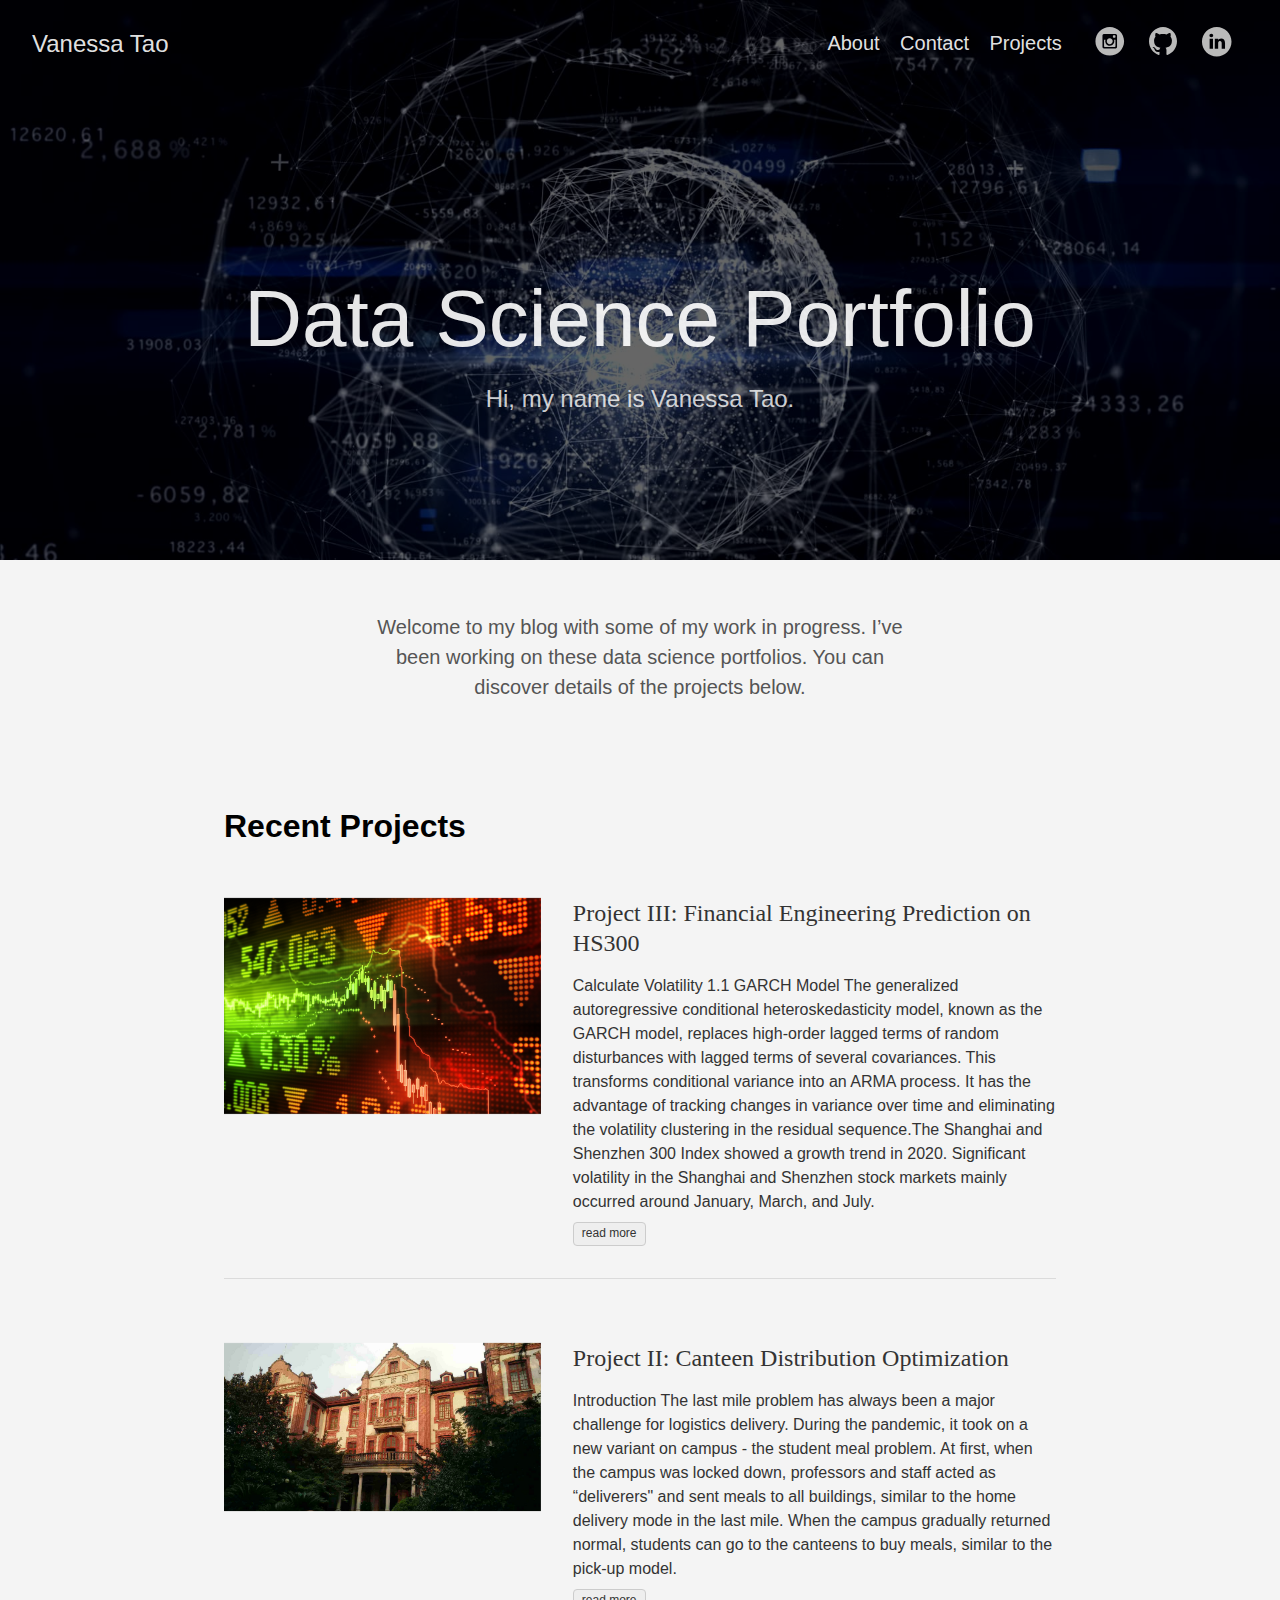
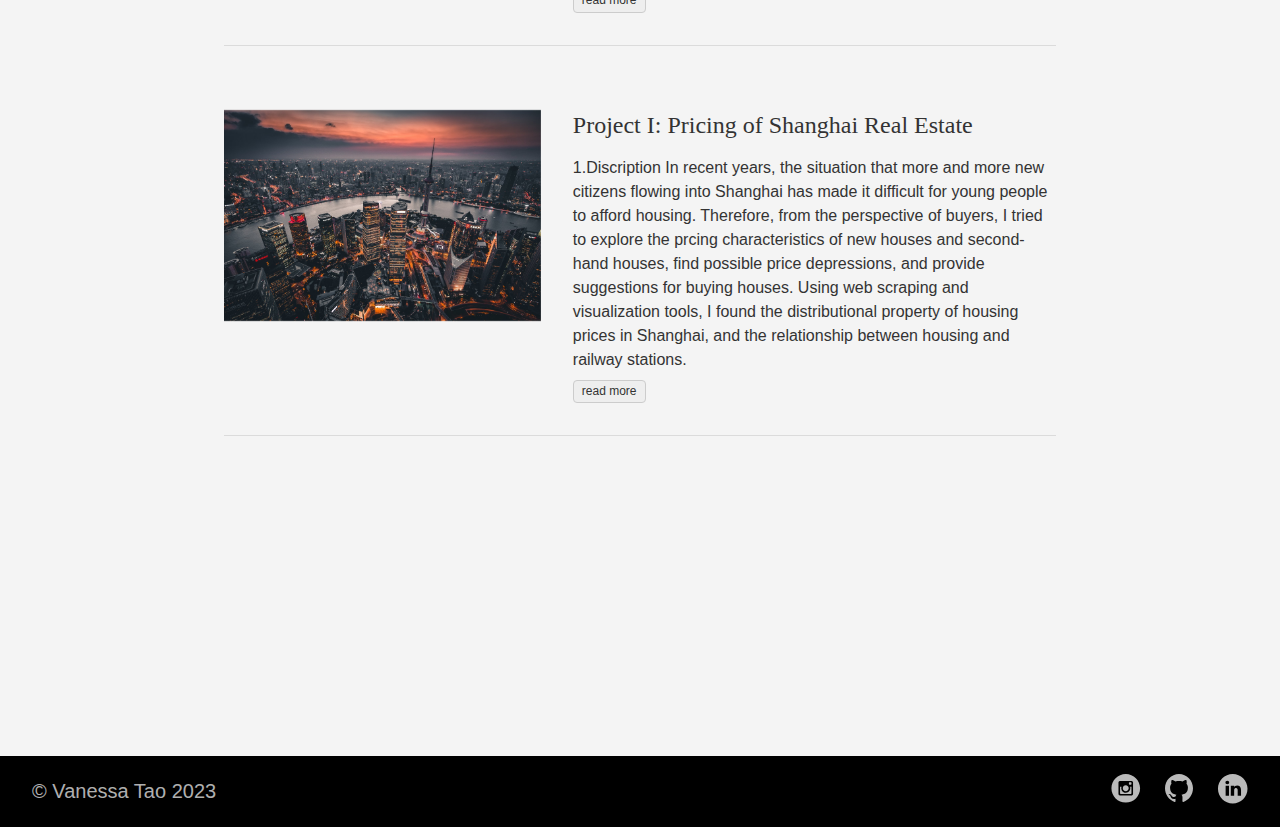
<file: index.html>
<!DOCTYPE html>
<html lang="en-us">
  <head>
    <meta charset="utf-8">
    <meta http-equiv="X-UA-Compatible" content="IE=edge,chrome=1">
    
    <title>Data Science Portfolio | Vanessa Tao</title>
    <meta name="viewport" content="width=device-width,minimum-scale=1">
    <meta name="description" content="Hi, my name is Vanessa Tao.">
    <meta name="generator" content="Hugo 0.102.2" />
    
    
    
    
      <meta name="robots" content="noindex, nofollow">
    

    
<link rel="stylesheet" href="https://vanessatao08.github.io/portfolios/ananke/css/main.min.css" >



    
    
    
      

    

    
    
      <link href="https://vanessatao08.github.io/portfolios/index.xml" rel="alternate" type="application/rss+xml" title="Vanessa Tao" />
      <link href="https://vanessatao08.github.io/portfolios/index.xml" rel="feed" type="application/rss+xml" title="Vanessa Tao" />
      
    
    
    <meta property="og:title" content="Data Science Portfolio" />
<meta property="og:description" content="Hi, my name is Vanessa Tao." />
<meta property="og:type" content="website" />
<meta property="og:url" content="https://vanessatao08.github.io/portfolios/" /><meta property="og:site_name" content="Vanessa Tao" />

<meta itemprop="name" content="Data Science Portfolio">
<meta itemprop="description" content="Hi, my name is Vanessa Tao."><meta name="twitter:card" content="summary"/>
<meta name="twitter:title" content="Data Science Portfolio"/>
<meta name="twitter:description" content="Hi, my name is Vanessa Tao."/>

	
  </head>

  <body class="ma0 avenir bg-near-white">

    

  
  <header class="cover bg-top" style="background-image: url('https://vanessatao08.github.io/portfolios/images/post_index.md.jpeg');">
    <div class="bg-black-60">
      <nav class="pv3 ph3 ph4-ns" role="navigation">
  <div class="flex-l justify-between items-center center">
    <a href="https://vanessatao08.github.io/portfolios/" class="f3 fw2 hover-white no-underline white-90 dib">
      
        Vanessa Tao
      
    </a>
    <div class="flex-l items-center">
      

      
        <ul class="pl0 mr3">
          
          <li class="list f5 f4-ns fw4 dib pr3">
            <a class="hover-white no-underline white-90" href="https://vanessatao08.github.io/portfolios/about/" title="About page">
              About
            </a>
          </li>
          
          <li class="list f5 f4-ns fw4 dib pr3">
            <a class="hover-white no-underline white-90" href="https://vanessatao08.github.io/portfolios/contact/" title="Contact page">
              Contact
            </a>
          </li>
          
          <li class="list f5 f4-ns fw4 dib pr3">
            <a class="hover-white no-underline white-90" href="https://vanessatao08.github.io/portfolios/post/" title="Projects page">
              Projects
            </a>
          </li>
          
        </ul>
      
      
<div class="ananke-socials">
  
    
    <a href="https://www.instagram.com/van3ssa.ta08/" target="_blank" rel="noopener" class="instagram ananke-social-link link-transition stackoverflow link dib z-999 pt3 pt0-l mr1" title="Instagram link" aria-label="follow on Instagram——Opens in a new window">
      
        <span class="icon"><svg style="enable-background:new 0 0 67 67;" version="1.1" viewBox="0 0 67 67"  xml:space="preserve" xmlns="http://www.w3.org/2000/svg" xmlns:xlink="http://www.w3.org/1999/xlink"><path d="M42.271,26.578v-0.006c0.502,0,1.005,0.01,1.508-0.002  c0.646-0.017,1.172-0.57,1.172-1.217c0-0.963,0-1.927,0-2.89c0-0.691-0.547-1.24-1.236-1.241c-0.961,0-1.922-0.001-2.883,0  c-0.688,0.001-1.236,0.552-1.236,1.243c-0.001,0.955-0.004,1.91,0.003,2.865c0.001,0.143,0.028,0.291,0.073,0.426  c0.173,0.508,0.639,0.82,1.209,0.823C41.344,26.579,41.808,26.578,42.271,26.578z M33,27.817c-3.384-0.002-6.135,2.721-6.182,6.089  c-0.049,3.46,2.72,6.201,6.04,6.272c3.454,0.074,6.248-2.686,6.321-6.043C39.254,30.675,36.462,27.815,33,27.817z M21.046,31.116  v0.082c0,4.515-0.001,9.03,0,13.545c0,0.649,0.562,1.208,1.212,1.208c7.16,0.001,14.319,0.001,21.479,0  c0.656,0,1.215-0.557,1.215-1.212c0.001-4.509,0-9.02,0-13.528v-0.094h-2.912c0.411,1.313,0.537,2.651,0.376,4.014  c-0.161,1.363-0.601,2.631-1.316,3.803s-1.644,2.145-2.779,2.918c-2.944,2.006-6.821,2.182-9.946,0.428  c-1.579-0.885-2.819-2.12-3.685-3.713c-1.289-2.373-1.495-4.865-0.739-7.451C22.983,31.116,22.021,31.116,21.046,31.116z   M45.205,49.255c0.159-0.026,0.318-0.049,0.475-0.083c1.246-0.265,2.264-1.304,2.508-2.557c0.025-0.137,0.045-0.273,0.067-0.409  V21.794c-0.021-0.133-0.04-0.268-0.065-0.401c-0.268-1.367-1.396-2.428-2.78-2.618c-0.058-0.007-0.113-0.02-0.17-0.03H20.761  c-0.147,0.027-0.296,0.047-0.441,0.08c-1.352,0.308-2.352,1.396-2.545,2.766c-0.008,0.057-0.02,0.114-0.029,0.171V46.24  c0.028,0.154,0.05,0.311,0.085,0.465c0.299,1.322,1.427,2.347,2.77,2.52c0.064,0.008,0.13,0.021,0.195,0.03H45.205z M33,64  C16.432,64,3,50.569,3,34S16.432,4,33,4s30,13.431,30,30S49.568,64,33,64z" style="fill-rule:evenodd;clip-rule:evenodd;"/></svg>
</span>
      
<span class="new-window"><svg  height="8px"  style="enable-background:new 0 0 1000 1000;" version="1.1" viewBox="0 0 1000 1000"  xml:space="preserve" xmlns="http://www.w3.org/2000/svg" xmlns:xlink="http://www.w3.org/1999/xlink" >
<path d="M598 128h298v298h-86v-152l-418 418-60-60 418-418h-152v-86zM810 810v-298h86v298c0 46-40 86-86 86h-596c-48 0-86-40-86-86v-596c0-46 38-86 86-86h298v86h-298v596h596z" style="fill-rule:evenodd;clip-rule:evenodd;"/>
</svg>
</span></a>
  
    
    <a href="https://github.com/VanessaTao8" target="_blank" rel="noopener" class="github ananke-social-link link-transition stackoverflow link dib z-999 pt3 pt0-l mr1" title="GitHub link" aria-label="follow on GitHub——Opens in a new window">
      
        <span class="icon"><svg style="enable-background:new 0 0 512 512;" version="1.1" viewBox="0 0 512 512"  xml:space="preserve" xmlns="http://www.w3.org/2000/svg" xmlns:xlink="http://www.w3.org/1999/xlink" >
  <path d="M256,32C132.3,32,32,134.8,32,261.7c0,101.5,64.2,187.5,153.2,217.9c11.2,2.1,15.3-5,15.3-11.1   c0-5.5-0.2-19.9-0.3-39.1c-62.3,13.9-75.5-30.8-75.5-30.8c-10.2-26.5-24.9-33.6-24.9-33.6c-20.3-14.3,1.5-14,1.5-14   c22.5,1.6,34.3,23.7,34.3,23.7c20,35.1,52.4,25,65.2,19.1c2-14.8,7.8-25,14.2-30.7c-49.7-5.8-102-25.5-102-113.5   c0-25.1,8.7-45.6,23-61.6c-2.3-5.8-10-29.2,2.2-60.8c0,0,18.8-6.2,61.6,23.5c17.9-5.1,37-7.6,56.1-7.7c19,0.1,38.2,2.6,56.1,7.7   c42.8-29.7,61.5-23.5,61.5-23.5c12.2,31.6,4.5,55,2.2,60.8c14.3,16.1,23,36.6,23,61.6c0,88.2-52.4,107.6-102.3,113.3   c8,7.1,15.2,21.1,15.2,42.5c0,30.7-0.3,55.5-0.3,63c0,6.1,4,13.3,15.4,11C415.9,449.1,480,363.1,480,261.7   C480,134.8,379.7,32,256,32z"/>
</svg>
</span>
      
<span class="new-window"><svg  height="8px"  style="enable-background:new 0 0 1000 1000;" version="1.1" viewBox="0 0 1000 1000"  xml:space="preserve" xmlns="http://www.w3.org/2000/svg" xmlns:xlink="http://www.w3.org/1999/xlink" >
<path d="M598 128h298v298h-86v-152l-418 418-60-60 418-418h-152v-86zM810 810v-298h86v298c0 46-40 86-86 86h-596c-48 0-86-40-86-86v-596c0-46 38-86 86-86h298v86h-298v596h596z" style="fill-rule:evenodd;clip-rule:evenodd;"/>
</svg>
</span></a>
  
    
    <a href="https://www.linkedin.com/in/vanessa-t-9867391a1/" target="_blank" rel="noopener" class="linkedin ananke-social-link link-transition stackoverflow link dib z-999 pt3 pt0-l mr1" title="LinkedIn link" aria-label="follow on LinkedIn——Opens in a new window">
      
        <span class="icon"><svg style="enable-background:new 0 0 65 65;" version="1.1" viewBox="0 0 65 65"  xml:space="preserve" xmlns="http://www.w3.org/2000/svg" xmlns:xlink="http://www.w3.org/1999/xlink">
  <path d="M50.837,48.137V36.425c0-6.275-3.35-9.195-7.816-9.195  c-3.604,0-5.219,1.983-6.119,3.374V27.71h-6.79c0.09,1.917,0,20.427,0,20.427h6.79V36.729c0-0.609,0.044-1.219,0.224-1.655  c0.49-1.22,1.607-2.483,3.482-2.483c2.458,0,3.44,1.873,3.44,4.618v10.929H50.837z M22.959,24.922c2.367,0,3.842-1.57,3.842-3.531  c-0.044-2.003-1.475-3.528-3.797-3.528s-3.841,1.524-3.841,3.528c0,1.961,1.474,3.531,3.753,3.531H22.959z M34,64  C17.432,64,4,50.568,4,34C4,17.431,17.432,4,34,4s30,13.431,30,30C64,50.568,50.568,64,34,64z M26.354,48.137V27.71h-6.789v20.427  H26.354z" style="fill-rule:evenodd;clip-rule:evenodd;"/>
</svg>
</span>
      
<span class="new-window"><svg  height="8px"  style="enable-background:new 0 0 1000 1000;" version="1.1" viewBox="0 0 1000 1000"  xml:space="preserve" xmlns="http://www.w3.org/2000/svg" xmlns:xlink="http://www.w3.org/1999/xlink" >
<path d="M598 128h298v298h-86v-152l-418 418-60-60 418-418h-152v-86zM810 810v-298h86v298c0 46-40 86-86 86h-596c-48 0-86-40-86-86v-596c0-46 38-86 86-86h298v86h-298v596h596z" style="fill-rule:evenodd;clip-rule:evenodd;"/>
</svg>
</span></a>
  
</div>

    </div>
  </div>
</nav>

      <div class="tc-l pv4 pv6-l ph3 ph4-ns">
        <h1 class="f2 f-subheadline-l fw2 white-90 mb0 lh-title">
          Data Science Portfolio
        </h1>
        
          <h2 class="fw1 f5 f3-l white-80 measure-wide-l center mt3">
            Hi, my name is Vanessa Tao.
          </h2>
        
      </div>
    </div>
  </header>


    <main class="pb7" role="main">
      
 <article class="cf ph3 ph5-l pv3 pv4-l f4 tc-l center measure-wide lh-copy mid-gray">
    <p>Welcome to my blog with some of my work in progress. I&rsquo;ve been working on these data science portfolios. You can discover details of the projects below.</p>

  </article>
  
  
  
  
  
  
  
    
    

    <div class="pa3 pa4-ns w-100 w-70-ns center">
      
       
          <h1 class="flex-none">
            Recent Projects
          </h1>
        

      

      <section class="w-100 mw8">
        
        
          <div class="relative w-100 mb4">
            
<article class="bb b--black-10">
  <div class="db pv4 ph3 ph0-l no-underline dark-gray">
    <div class="flex flex-column flex-row-ns">
      
          
        <div class="pr3-ns mb4 mb0-ns w-100 w-40-ns">
          <a href="https://vanessatao08.github.io/portfolios/post/project-3/" class="db grow">
            <img src="https://vanessatao08.github.io/portfolios/images/Project3-0.jpeg" class="img" alt="image from Project III: Financial Engineering Prediction on HS300">
          </a>
        </div>
      
      <div class="blah w-100 w-60-ns pl3-ns">
        <h1 class="f3 fw1 athelas mt0 lh-title">
          <a href="https://vanessatao08.github.io/portfolios/post/project-3/" class="color-inherit dim link">
            Project III: Financial Engineering Prediction on HS300
            </a>
        </h1>
        <div class="f6 f5-l lh-copy nested-copy-line-height nested-links">
          Calculate Volatility 1.1 GARCH Model The generalized autoregressive conditional heteroskedasticity model, known as the GARCH model, replaces high-order lagged terms of random disturbances with lagged terms of several covariances. This transforms conditional variance into an ARMA process. It has the advantage of tracking changes in variance over time and eliminating the volatility clustering in the residual sequence.The Shanghai and Shenzhen 300 Index showed a growth trend in 2020. Significant volatility in the Shanghai and Shenzhen stock markets mainly occurred around January, March, and July.
        </div>
          <a href="https://vanessatao08.github.io/portfolios/post/project-3/" class="ba b--moon-gray bg-light-gray br2 color-inherit dib f7 hover-bg-moon-gray link mt2 ph2 pv1">read more</a>
        
      </div>
    </div>
  </div>
</article>

          </div>
        
          <div class="relative w-100 mb4">
            
<article class="bb b--black-10">
  <div class="db pv4 ph3 ph0-l no-underline dark-gray">
    <div class="flex flex-column flex-row-ns">
      
          
        <div class="pr3-ns mb4 mb0-ns w-100 w-40-ns">
          <a href="https://vanessatao08.github.io/portfolios/post/project-2/" class="db grow">
            <img src="https://vanessatao08.github.io/portfolios/images/Project2-0.jpeg" class="img" alt="image from Project II: Canteen Distribution Optimization">
          </a>
        </div>
      
      <div class="blah w-100 w-60-ns pl3-ns">
        <h1 class="f3 fw1 athelas mt0 lh-title">
          <a href="https://vanessatao08.github.io/portfolios/post/project-2/" class="color-inherit dim link">
            Project II: Canteen Distribution Optimization
            </a>
        </h1>
        <div class="f6 f5-l lh-copy nested-copy-line-height nested-links">
          Introduction The last mile problem has always been a major challenge for logistics delivery. During the pandemic, it took on a new variant on campus - the student meal problem. At first, when the campus was locked down, professors and staff acted as “deliverers&quot; and sent meals to all buildings, similar to the home delivery mode in the last mile. When the campus gradually returned normal, students can go to the canteens to buy meals, similar to the pick-up model.
        </div>
          <a href="https://vanessatao08.github.io/portfolios/post/project-2/" class="ba b--moon-gray bg-light-gray br2 color-inherit dib f7 hover-bg-moon-gray link mt2 ph2 pv1">read more</a>
        
      </div>
    </div>
  </div>
</article>

          </div>
        
          <div class="relative w-100 mb4">
            
<article class="bb b--black-10">
  <div class="db pv4 ph3 ph0-l no-underline dark-gray">
    <div class="flex flex-column flex-row-ns">
      
          
        <div class="pr3-ns mb4 mb0-ns w-100 w-40-ns">
          <a href="https://vanessatao08.github.io/portfolios/post/project-1/" class="db grow">
            <img src="https://vanessatao08.github.io/portfolios/images/Project1-0.jpeg" class="img" alt="image from Project I: Pricing of Shanghai Real Estate">
          </a>
        </div>
      
      <div class="blah w-100 w-60-ns pl3-ns">
        <h1 class="f3 fw1 athelas mt0 lh-title">
          <a href="https://vanessatao08.github.io/portfolios/post/project-1/" class="color-inherit dim link">
            Project I: Pricing of Shanghai Real Estate
            </a>
        </h1>
        <div class="f6 f5-l lh-copy nested-copy-line-height nested-links">
          1.Discription
In recent years, the situation that more and more new citizens flowing into Shanghai has made it difficult for young people to afford housing. Therefore, from the perspective of buyers, I tried to explore the prcing characteristics of new houses and second-hand houses, find possible price depressions, and provide suggestions for buying houses.
Using web scraping and visualization tools, I found the distributional property of housing prices in Shanghai, and the relationship between housing and railway stations.
        </div>
          <a href="https://vanessatao08.github.io/portfolios/post/project-1/" class="ba b--moon-gray bg-light-gray br2 color-inherit dib f7 hover-bg-moon-gray link mt2 ph2 pv1">read more</a>
        
      </div>
    </div>
  </div>
</article>

          </div>
        
      </section>

      

      </div>
  

    </main>
    <footer class="bg-black bottom-0 w-100 pa3" role="contentinfo">
  <div class="flex justify-between">
  <a class="f4 fw4 hover-white no-underline white-70 dn dib-ns pv2 ph3" href="https://vanessatao08.github.io/portfolios/" >
    &copy;  Vanessa Tao 2023 
  </a>
    <div>
<div class="ananke-socials">
  
    
    <a href="https://www.instagram.com/van3ssa.ta08/" target="_blank" rel="noopener" class="instagram ananke-social-link link-transition stackoverflow link dib z-999 pt3 pt0-l mr1" title="Instagram link" aria-label="follow on Instagram——Opens in a new window">
      
        <span class="icon"><svg style="enable-background:new 0 0 67 67;" version="1.1" viewBox="0 0 67 67"  xml:space="preserve" xmlns="http://www.w3.org/2000/svg" xmlns:xlink="http://www.w3.org/1999/xlink"><path d="M42.271,26.578v-0.006c0.502,0,1.005,0.01,1.508-0.002  c0.646-0.017,1.172-0.57,1.172-1.217c0-0.963,0-1.927,0-2.89c0-0.691-0.547-1.24-1.236-1.241c-0.961,0-1.922-0.001-2.883,0  c-0.688,0.001-1.236,0.552-1.236,1.243c-0.001,0.955-0.004,1.91,0.003,2.865c0.001,0.143,0.028,0.291,0.073,0.426  c0.173,0.508,0.639,0.82,1.209,0.823C41.344,26.579,41.808,26.578,42.271,26.578z M33,27.817c-3.384-0.002-6.135,2.721-6.182,6.089  c-0.049,3.46,2.72,6.201,6.04,6.272c3.454,0.074,6.248-2.686,6.321-6.043C39.254,30.675,36.462,27.815,33,27.817z M21.046,31.116  v0.082c0,4.515-0.001,9.03,0,13.545c0,0.649,0.562,1.208,1.212,1.208c7.16,0.001,14.319,0.001,21.479,0  c0.656,0,1.215-0.557,1.215-1.212c0.001-4.509,0-9.02,0-13.528v-0.094h-2.912c0.411,1.313,0.537,2.651,0.376,4.014  c-0.161,1.363-0.601,2.631-1.316,3.803s-1.644,2.145-2.779,2.918c-2.944,2.006-6.821,2.182-9.946,0.428  c-1.579-0.885-2.819-2.12-3.685-3.713c-1.289-2.373-1.495-4.865-0.739-7.451C22.983,31.116,22.021,31.116,21.046,31.116z   M45.205,49.255c0.159-0.026,0.318-0.049,0.475-0.083c1.246-0.265,2.264-1.304,2.508-2.557c0.025-0.137,0.045-0.273,0.067-0.409  V21.794c-0.021-0.133-0.04-0.268-0.065-0.401c-0.268-1.367-1.396-2.428-2.78-2.618c-0.058-0.007-0.113-0.02-0.17-0.03H20.761  c-0.147,0.027-0.296,0.047-0.441,0.08c-1.352,0.308-2.352,1.396-2.545,2.766c-0.008,0.057-0.02,0.114-0.029,0.171V46.24  c0.028,0.154,0.05,0.311,0.085,0.465c0.299,1.322,1.427,2.347,2.77,2.52c0.064,0.008,0.13,0.021,0.195,0.03H45.205z M33,64  C16.432,64,3,50.569,3,34S16.432,4,33,4s30,13.431,30,30S49.568,64,33,64z" style="fill-rule:evenodd;clip-rule:evenodd;"/></svg>
</span>
      
<span class="new-window"><svg  height="8px"  style="enable-background:new 0 0 1000 1000;" version="1.1" viewBox="0 0 1000 1000"  xml:space="preserve" xmlns="http://www.w3.org/2000/svg" xmlns:xlink="http://www.w3.org/1999/xlink" >
<path d="M598 128h298v298h-86v-152l-418 418-60-60 418-418h-152v-86zM810 810v-298h86v298c0 46-40 86-86 86h-596c-48 0-86-40-86-86v-596c0-46 38-86 86-86h298v86h-298v596h596z" style="fill-rule:evenodd;clip-rule:evenodd;"/>
</svg>
</span></a>
  
    
    <a href="https://github.com/VanessaTao8" target="_blank" rel="noopener" class="github ananke-social-link link-transition stackoverflow link dib z-999 pt3 pt0-l mr1" title="GitHub link" aria-label="follow on GitHub——Opens in a new window">
      
        <span class="icon"><svg style="enable-background:new 0 0 512 512;" version="1.1" viewBox="0 0 512 512"  xml:space="preserve" xmlns="http://www.w3.org/2000/svg" xmlns:xlink="http://www.w3.org/1999/xlink" >
  <path d="M256,32C132.3,32,32,134.8,32,261.7c0,101.5,64.2,187.5,153.2,217.9c11.2,2.1,15.3-5,15.3-11.1   c0-5.5-0.2-19.9-0.3-39.1c-62.3,13.9-75.5-30.8-75.5-30.8c-10.2-26.5-24.9-33.6-24.9-33.6c-20.3-14.3,1.5-14,1.5-14   c22.5,1.6,34.3,23.7,34.3,23.7c20,35.1,52.4,25,65.2,19.1c2-14.8,7.8-25,14.2-30.7c-49.7-5.8-102-25.5-102-113.5   c0-25.1,8.7-45.6,23-61.6c-2.3-5.8-10-29.2,2.2-60.8c0,0,18.8-6.2,61.6,23.5c17.9-5.1,37-7.6,56.1-7.7c19,0.1,38.2,2.6,56.1,7.7   c42.8-29.7,61.5-23.5,61.5-23.5c12.2,31.6,4.5,55,2.2,60.8c14.3,16.1,23,36.6,23,61.6c0,88.2-52.4,107.6-102.3,113.3   c8,7.1,15.2,21.1,15.2,42.5c0,30.7-0.3,55.5-0.3,63c0,6.1,4,13.3,15.4,11C415.9,449.1,480,363.1,480,261.7   C480,134.8,379.7,32,256,32z"/>
</svg>
</span>
      
<span class="new-window"><svg  height="8px"  style="enable-background:new 0 0 1000 1000;" version="1.1" viewBox="0 0 1000 1000"  xml:space="preserve" xmlns="http://www.w3.org/2000/svg" xmlns:xlink="http://www.w3.org/1999/xlink" >
<path d="M598 128h298v298h-86v-152l-418 418-60-60 418-418h-152v-86zM810 810v-298h86v298c0 46-40 86-86 86h-596c-48 0-86-40-86-86v-596c0-46 38-86 86-86h298v86h-298v596h596z" style="fill-rule:evenodd;clip-rule:evenodd;"/>
</svg>
</span></a>
  
    
    <a href="https://www.linkedin.com/in/vanessa-t-9867391a1/" target="_blank" rel="noopener" class="linkedin ananke-social-link link-transition stackoverflow link dib z-999 pt3 pt0-l mr1" title="LinkedIn link" aria-label="follow on LinkedIn——Opens in a new window">
      
        <span class="icon"><svg style="enable-background:new 0 0 65 65;" version="1.1" viewBox="0 0 65 65"  xml:space="preserve" xmlns="http://www.w3.org/2000/svg" xmlns:xlink="http://www.w3.org/1999/xlink">
  <path d="M50.837,48.137V36.425c0-6.275-3.35-9.195-7.816-9.195  c-3.604,0-5.219,1.983-6.119,3.374V27.71h-6.79c0.09,1.917,0,20.427,0,20.427h6.79V36.729c0-0.609,0.044-1.219,0.224-1.655  c0.49-1.22,1.607-2.483,3.482-2.483c2.458,0,3.44,1.873,3.44,4.618v10.929H50.837z M22.959,24.922c2.367,0,3.842-1.57,3.842-3.531  c-0.044-2.003-1.475-3.528-3.797-3.528s-3.841,1.524-3.841,3.528c0,1.961,1.474,3.531,3.753,3.531H22.959z M34,64  C17.432,64,4,50.568,4,34C4,17.431,17.432,4,34,4s30,13.431,30,30C64,50.568,50.568,64,34,64z M26.354,48.137V27.71h-6.789v20.427  H26.354z" style="fill-rule:evenodd;clip-rule:evenodd;"/>
</svg>
</span>
      
<span class="new-window"><svg  height="8px"  style="enable-background:new 0 0 1000 1000;" version="1.1" viewBox="0 0 1000 1000"  xml:space="preserve" xmlns="http://www.w3.org/2000/svg" xmlns:xlink="http://www.w3.org/1999/xlink" >
<path d="M598 128h298v298h-86v-152l-418 418-60-60 418-418h-152v-86zM810 810v-298h86v298c0 46-40 86-86 86h-596c-48 0-86-40-86-86v-596c0-46 38-86 86-86h298v86h-298v596h596z" style="fill-rule:evenodd;clip-rule:evenodd;"/>
</svg>
</span></a>
  
</div>
</div>
  </div>
</footer>

  </body>
</html>
</file>
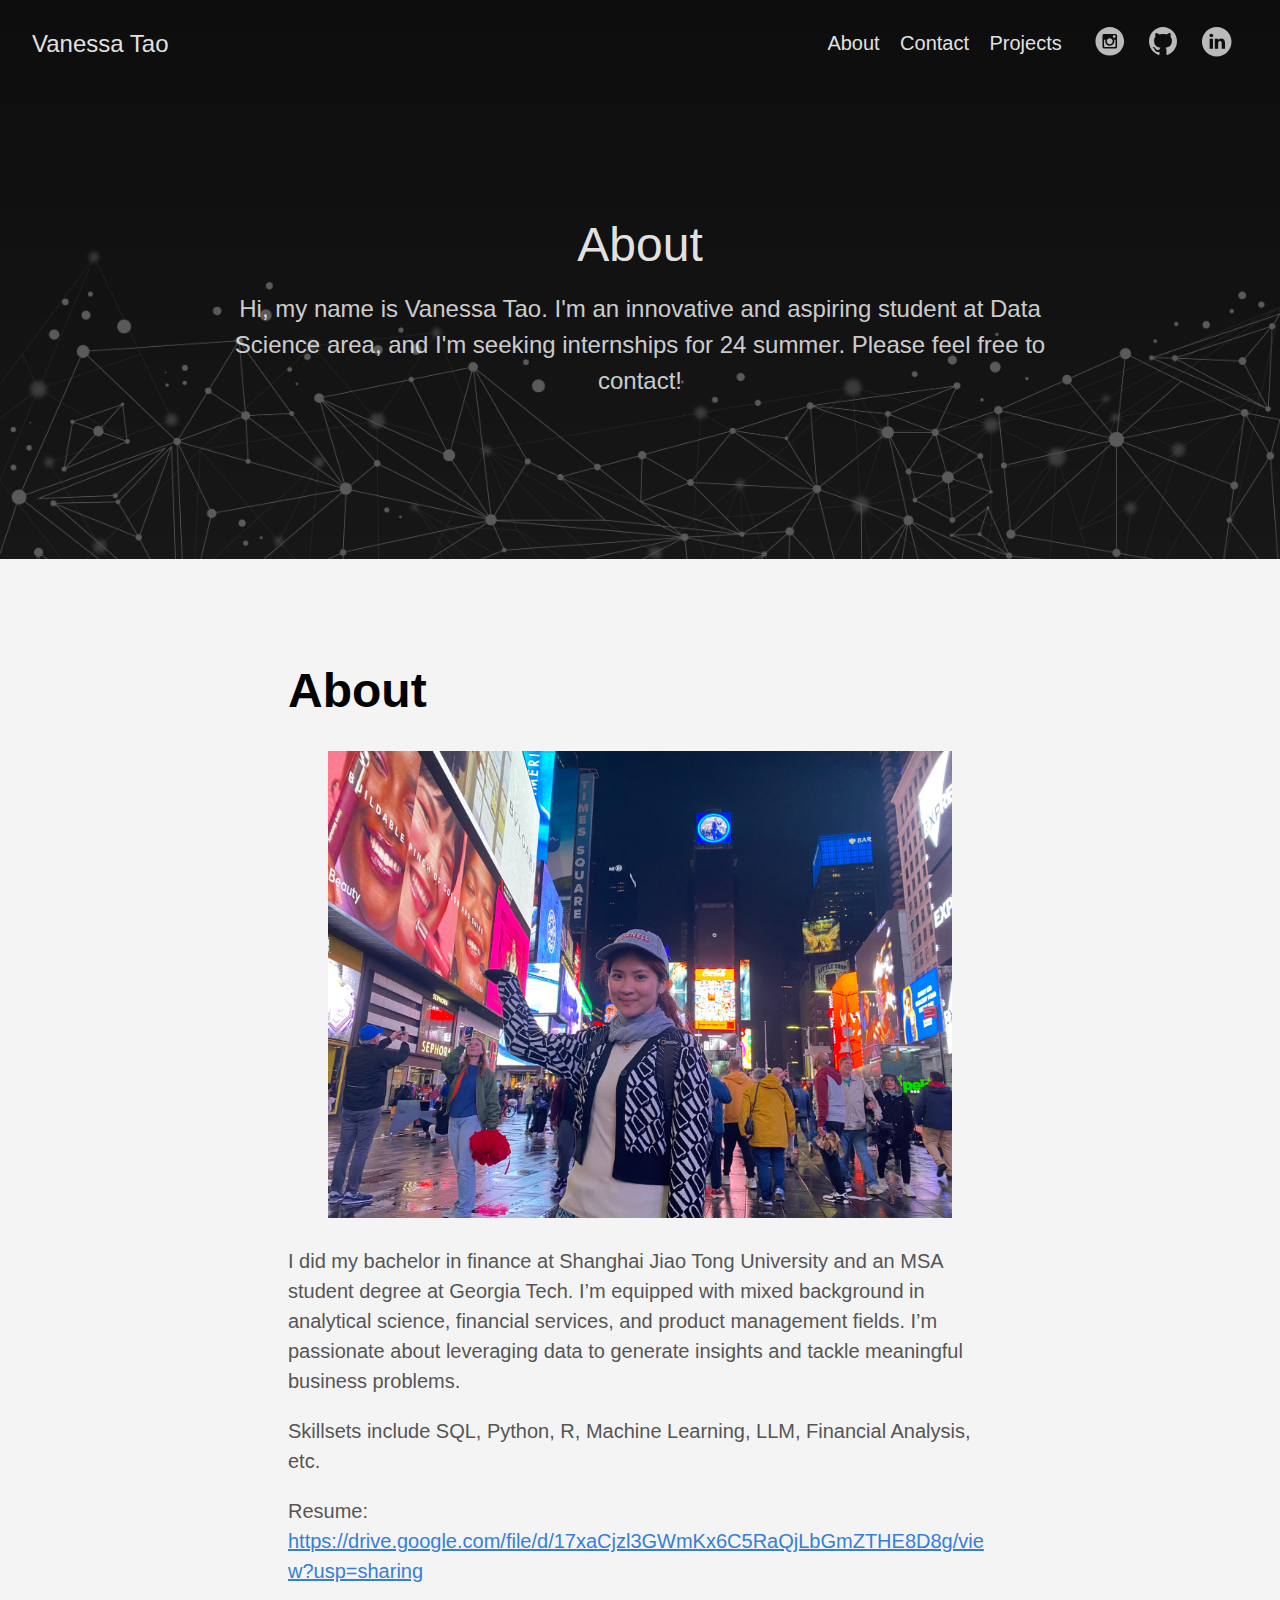
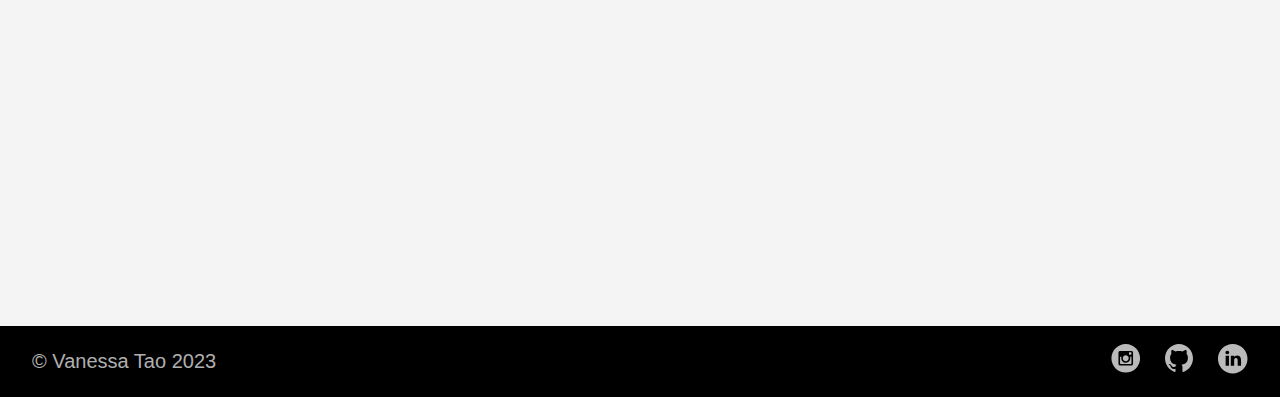
<file: about/index.html>
<!DOCTYPE html>
<html lang="en-us">
  <head>
    <meta charset="utf-8">
    <meta http-equiv="X-UA-Compatible" content="IE=edge,chrome=1">
    
    <title>About | Vanessa Tao</title>
    <meta name="viewport" content="width=device-width,minimum-scale=1">
    <meta name="description" content="Hi, my name is Vanessa Tao. I&#39;m an innovative and aspiring student at Data Science area, and I&#39;m seeking internships for 24 summer. Please feel free to contact! ">
    <meta name="generator" content="Hugo 0.102.2" />
    
    
    
    
      <meta name="robots" content="noindex, nofollow">
    

    
<link rel="stylesheet" href="https://vanessatao08.github.io/portfolios/ananke/css/main.min.css" >



    
    
    
      

    

    
    
    <meta property="og:title" content="About" />
<meta property="og:description" content="Hi, my name is Vanessa Tao. I&#39;m an innovative and aspiring student at Data Science area, and I&#39;m seeking internships for 24 summer. Please feel free to contact! " />
<meta property="og:type" content="article" />
<meta property="og:url" content="https://vanessatao08.github.io/portfolios/about/" /><meta property="article:section" content="" />

<meta property="og:site_name" content="Vanessa Tao" />

<meta itemprop="name" content="About">
<meta itemprop="description" content="Hi, my name is Vanessa Tao. I&#39;m an innovative and aspiring student at Data Science area, and I&#39;m seeking internships for 24 summer. Please feel free to contact! ">

<meta itemprop="wordCount" content="59">
<meta itemprop="keywords" content="" /><meta name="twitter:card" content="summary"/>
<meta name="twitter:title" content="About"/>
<meta name="twitter:description" content="Hi, my name is Vanessa Tao. I&#39;m an innovative and aspiring student at Data Science area, and I&#39;m seeking internships for 24 summer. Please feel free to contact! "/>

	
  </head>

  <body class="ma0 avenir bg-near-white">

    

  
  <header class="cover bg-top" style="background-image: url('https://vanessatao08.github.io/portfolios/images/content_en_about_index0.jpeg');">
    <div class="bg-black-60">
      <nav class="pv3 ph3 ph4-ns" role="navigation">
  <div class="flex-l justify-between items-center center">
    <a href="https://vanessatao08.github.io/portfolios/" class="f3 fw2 hover-white no-underline white-90 dib">
      
        Vanessa Tao
      
    </a>
    <div class="flex-l items-center">
      

      
        <ul class="pl0 mr3">
          
          <li class="list f5 f4-ns fw4 dib pr3">
            <a class="hover-white no-underline white-90" href="https://vanessatao08.github.io/portfolios/about/" title="About page">
              About
            </a>
          </li>
          
          <li class="list f5 f4-ns fw4 dib pr3">
            <a class="hover-white no-underline white-90" href="https://vanessatao08.github.io/portfolios/contact/" title="Contact page">
              Contact
            </a>
          </li>
          
          <li class="list f5 f4-ns fw4 dib pr3">
            <a class="hover-white no-underline white-90" href="https://vanessatao08.github.io/portfolios/post/" title="Projects page">
              Projects
            </a>
          </li>
          
        </ul>
      
      
<div class="ananke-socials">
  
    
    <a href="https://www.instagram.com/van3ssa.ta08/" target="_blank" rel="noopener" class="instagram ananke-social-link link-transition stackoverflow link dib z-999 pt3 pt0-l mr1" title="Instagram link" aria-label="follow on Instagram——Opens in a new window">
      
        <span class="icon"><svg style="enable-background:new 0 0 67 67;" version="1.1" viewBox="0 0 67 67"  xml:space="preserve" xmlns="http://www.w3.org/2000/svg" xmlns:xlink="http://www.w3.org/1999/xlink"><path d="M42.271,26.578v-0.006c0.502,0,1.005,0.01,1.508-0.002  c0.646-0.017,1.172-0.57,1.172-1.217c0-0.963,0-1.927,0-2.89c0-0.691-0.547-1.24-1.236-1.241c-0.961,0-1.922-0.001-2.883,0  c-0.688,0.001-1.236,0.552-1.236,1.243c-0.001,0.955-0.004,1.91,0.003,2.865c0.001,0.143,0.028,0.291,0.073,0.426  c0.173,0.508,0.639,0.82,1.209,0.823C41.344,26.579,41.808,26.578,42.271,26.578z M33,27.817c-3.384-0.002-6.135,2.721-6.182,6.089  c-0.049,3.46,2.72,6.201,6.04,6.272c3.454,0.074,6.248-2.686,6.321-6.043C39.254,30.675,36.462,27.815,33,27.817z M21.046,31.116  v0.082c0,4.515-0.001,9.03,0,13.545c0,0.649,0.562,1.208,1.212,1.208c7.16,0.001,14.319,0.001,21.479,0  c0.656,0,1.215-0.557,1.215-1.212c0.001-4.509,0-9.02,0-13.528v-0.094h-2.912c0.411,1.313,0.537,2.651,0.376,4.014  c-0.161,1.363-0.601,2.631-1.316,3.803s-1.644,2.145-2.779,2.918c-2.944,2.006-6.821,2.182-9.946,0.428  c-1.579-0.885-2.819-2.12-3.685-3.713c-1.289-2.373-1.495-4.865-0.739-7.451C22.983,31.116,22.021,31.116,21.046,31.116z   M45.205,49.255c0.159-0.026,0.318-0.049,0.475-0.083c1.246-0.265,2.264-1.304,2.508-2.557c0.025-0.137,0.045-0.273,0.067-0.409  V21.794c-0.021-0.133-0.04-0.268-0.065-0.401c-0.268-1.367-1.396-2.428-2.78-2.618c-0.058-0.007-0.113-0.02-0.17-0.03H20.761  c-0.147,0.027-0.296,0.047-0.441,0.08c-1.352,0.308-2.352,1.396-2.545,2.766c-0.008,0.057-0.02,0.114-0.029,0.171V46.24  c0.028,0.154,0.05,0.311,0.085,0.465c0.299,1.322,1.427,2.347,2.77,2.52c0.064,0.008,0.13,0.021,0.195,0.03H45.205z M33,64  C16.432,64,3,50.569,3,34S16.432,4,33,4s30,13.431,30,30S49.568,64,33,64z" style="fill-rule:evenodd;clip-rule:evenodd;"/></svg>
</span>
      
<span class="new-window"><svg  height="8px"  style="enable-background:new 0 0 1000 1000;" version="1.1" viewBox="0 0 1000 1000"  xml:space="preserve" xmlns="http://www.w3.org/2000/svg" xmlns:xlink="http://www.w3.org/1999/xlink" >
<path d="M598 128h298v298h-86v-152l-418 418-60-60 418-418h-152v-86zM810 810v-298h86v298c0 46-40 86-86 86h-596c-48 0-86-40-86-86v-596c0-46 38-86 86-86h298v86h-298v596h596z" style="fill-rule:evenodd;clip-rule:evenodd;"/>
</svg>
</span></a>
  
    
    <a href="https://github.com/VanessaTao8" target="_blank" rel="noopener" class="github ananke-social-link link-transition stackoverflow link dib z-999 pt3 pt0-l mr1" title="GitHub link" aria-label="follow on GitHub——Opens in a new window">
      
        <span class="icon"><svg style="enable-background:new 0 0 512 512;" version="1.1" viewBox="0 0 512 512"  xml:space="preserve" xmlns="http://www.w3.org/2000/svg" xmlns:xlink="http://www.w3.org/1999/xlink" >
  <path d="M256,32C132.3,32,32,134.8,32,261.7c0,101.5,64.2,187.5,153.2,217.9c11.2,2.1,15.3-5,15.3-11.1   c0-5.5-0.2-19.9-0.3-39.1c-62.3,13.9-75.5-30.8-75.5-30.8c-10.2-26.5-24.9-33.6-24.9-33.6c-20.3-14.3,1.5-14,1.5-14   c22.5,1.6,34.3,23.7,34.3,23.7c20,35.1,52.4,25,65.2,19.1c2-14.8,7.8-25,14.2-30.7c-49.7-5.8-102-25.5-102-113.5   c0-25.1,8.7-45.6,23-61.6c-2.3-5.8-10-29.2,2.2-60.8c0,0,18.8-6.2,61.6,23.5c17.9-5.1,37-7.6,56.1-7.7c19,0.1,38.2,2.6,56.1,7.7   c42.8-29.7,61.5-23.5,61.5-23.5c12.2,31.6,4.5,55,2.2,60.8c14.3,16.1,23,36.6,23,61.6c0,88.2-52.4,107.6-102.3,113.3   c8,7.1,15.2,21.1,15.2,42.5c0,30.7-0.3,55.5-0.3,63c0,6.1,4,13.3,15.4,11C415.9,449.1,480,363.1,480,261.7   C480,134.8,379.7,32,256,32z"/>
</svg>
</span>
      
<span class="new-window"><svg  height="8px"  style="enable-background:new 0 0 1000 1000;" version="1.1" viewBox="0 0 1000 1000"  xml:space="preserve" xmlns="http://www.w3.org/2000/svg" xmlns:xlink="http://www.w3.org/1999/xlink" >
<path d="M598 128h298v298h-86v-152l-418 418-60-60 418-418h-152v-86zM810 810v-298h86v298c0 46-40 86-86 86h-596c-48 0-86-40-86-86v-596c0-46 38-86 86-86h298v86h-298v596h596z" style="fill-rule:evenodd;clip-rule:evenodd;"/>
</svg>
</span></a>
  
    
    <a href="https://www.linkedin.com/in/vanessa-t-9867391a1/" target="_blank" rel="noopener" class="linkedin ananke-social-link link-transition stackoverflow link dib z-999 pt3 pt0-l mr1" title="LinkedIn link" aria-label="follow on LinkedIn——Opens in a new window">
      
        <span class="icon"><svg style="enable-background:new 0 0 65 65;" version="1.1" viewBox="0 0 65 65"  xml:space="preserve" xmlns="http://www.w3.org/2000/svg" xmlns:xlink="http://www.w3.org/1999/xlink">
  <path d="M50.837,48.137V36.425c0-6.275-3.35-9.195-7.816-9.195  c-3.604,0-5.219,1.983-6.119,3.374V27.71h-6.79c0.09,1.917,0,20.427,0,20.427h6.79V36.729c0-0.609,0.044-1.219,0.224-1.655  c0.49-1.22,1.607-2.483,3.482-2.483c2.458,0,3.44,1.873,3.44,4.618v10.929H50.837z M22.959,24.922c2.367,0,3.842-1.57,3.842-3.531  c-0.044-2.003-1.475-3.528-3.797-3.528s-3.841,1.524-3.841,3.528c0,1.961,1.474,3.531,3.753,3.531H22.959z M34,64  C17.432,64,4,50.568,4,34C4,17.431,17.432,4,34,4s30,13.431,30,30C64,50.568,50.568,64,34,64z M26.354,48.137V27.71h-6.789v20.427  H26.354z" style="fill-rule:evenodd;clip-rule:evenodd;"/>
</svg>
</span>
      
<span class="new-window"><svg  height="8px"  style="enable-background:new 0 0 1000 1000;" version="1.1" viewBox="0 0 1000 1000"  xml:space="preserve" xmlns="http://www.w3.org/2000/svg" xmlns:xlink="http://www.w3.org/1999/xlink" >
<path d="M598 128h298v298h-86v-152l-418 418-60-60 418-418h-152v-86zM810 810v-298h86v298c0 46-40 86-86 86h-596c-48 0-86-40-86-86v-596c0-46 38-86 86-86h298v86h-298v596h596z" style="fill-rule:evenodd;clip-rule:evenodd;"/>
</svg>
</span></a>
  
</div>

    </div>
  </div>
</nav>

      <div class="tc-l pv6 ph3 ph4-ns">
        
          <div class="f2 f1-l fw2 white-90 mb0 lh-title">About</div>
          
            <div class="fw1 f5 f3-l white-80 measure-wide-l center lh-copy mt3 mb4">
              Hi, my name is Vanessa Tao. I&#39;m an innovative and aspiring student at Data Science area, and I&#39;m seeking internships for 24 summer. Please feel free to contact! 
            </div>
          
        
      </div>
    </div>
  </header>


    <main class="pb7" role="main">
      
  <div class="flex-l mt2 mw8 center">
    <article class="center cf pv5 ph3 ph4-ns mw7">
      <header>
        <h1 class="f1">
          About
        </h1>
      </header>
      <div class="nested-copy-line-height lh-copy f4 nested-links mid-gray">
        <figure><img src="https://vanessatao08.github.io/portfolios/images/content_en_about_index2.jpeg"/>
</figure>

<!-- raw HTML omitted -->
<p>I did my bachelor in finance at Shanghai Jiao Tong University and an MSA student degree at Georgia Tech. I&rsquo;m equipped with mixed background in analytical science, financial services, and product management fields. I&rsquo;m passionate about leveraging  data to generate insights and tackle meaningful business problems.</p>
<!-- raw HTML omitted -->
<p>Skillsets include SQL, Python, R, Machine Learning, LLM, Financial Analysis, etc.</p>
<!-- raw HTML omitted -->
<p>Resume: <a href="https://drive.google.com/file/d/17xaCjzl3GWmKx6C5RaQjLbGmZTHE8D8g/view?usp=sharing">https://drive.google.com/file/d/17xaCjzl3GWmKx6C5RaQjLbGmZTHE8D8g/view?usp=sharing</a></p>

      </div>
    </article>
  </div>

    </main>
    <footer class="bg-black bottom-0 w-100 pa3" role="contentinfo">
  <div class="flex justify-between">
  <a class="f4 fw4 hover-white no-underline white-70 dn dib-ns pv2 ph3" href="https://vanessatao08.github.io/portfolios/" >
    &copy;  Vanessa Tao 2023 
  </a>
    <div>
<div class="ananke-socials">
  
    
    <a href="https://www.instagram.com/van3ssa.ta08/" target="_blank" rel="noopener" class="instagram ananke-social-link link-transition stackoverflow link dib z-999 pt3 pt0-l mr1" title="Instagram link" aria-label="follow on Instagram——Opens in a new window">
      
        <span class="icon"><svg style="enable-background:new 0 0 67 67;" version="1.1" viewBox="0 0 67 67"  xml:space="preserve" xmlns="http://www.w3.org/2000/svg" xmlns:xlink="http://www.w3.org/1999/xlink"><path d="M42.271,26.578v-0.006c0.502,0,1.005,0.01,1.508-0.002  c0.646-0.017,1.172-0.57,1.172-1.217c0-0.963,0-1.927,0-2.89c0-0.691-0.547-1.24-1.236-1.241c-0.961,0-1.922-0.001-2.883,0  c-0.688,0.001-1.236,0.552-1.236,1.243c-0.001,0.955-0.004,1.91,0.003,2.865c0.001,0.143,0.028,0.291,0.073,0.426  c0.173,0.508,0.639,0.82,1.209,0.823C41.344,26.579,41.808,26.578,42.271,26.578z M33,27.817c-3.384-0.002-6.135,2.721-6.182,6.089  c-0.049,3.46,2.72,6.201,6.04,6.272c3.454,0.074,6.248-2.686,6.321-6.043C39.254,30.675,36.462,27.815,33,27.817z M21.046,31.116  v0.082c0,4.515-0.001,9.03,0,13.545c0,0.649,0.562,1.208,1.212,1.208c7.16,0.001,14.319,0.001,21.479,0  c0.656,0,1.215-0.557,1.215-1.212c0.001-4.509,0-9.02,0-13.528v-0.094h-2.912c0.411,1.313,0.537,2.651,0.376,4.014  c-0.161,1.363-0.601,2.631-1.316,3.803s-1.644,2.145-2.779,2.918c-2.944,2.006-6.821,2.182-9.946,0.428  c-1.579-0.885-2.819-2.12-3.685-3.713c-1.289-2.373-1.495-4.865-0.739-7.451C22.983,31.116,22.021,31.116,21.046,31.116z   M45.205,49.255c0.159-0.026,0.318-0.049,0.475-0.083c1.246-0.265,2.264-1.304,2.508-2.557c0.025-0.137,0.045-0.273,0.067-0.409  V21.794c-0.021-0.133-0.04-0.268-0.065-0.401c-0.268-1.367-1.396-2.428-2.78-2.618c-0.058-0.007-0.113-0.02-0.17-0.03H20.761  c-0.147,0.027-0.296,0.047-0.441,0.08c-1.352,0.308-2.352,1.396-2.545,2.766c-0.008,0.057-0.02,0.114-0.029,0.171V46.24  c0.028,0.154,0.05,0.311,0.085,0.465c0.299,1.322,1.427,2.347,2.77,2.52c0.064,0.008,0.13,0.021,0.195,0.03H45.205z M33,64  C16.432,64,3,50.569,3,34S16.432,4,33,4s30,13.431,30,30S49.568,64,33,64z" style="fill-rule:evenodd;clip-rule:evenodd;"/></svg>
</span>
      
<span class="new-window"><svg  height="8px"  style="enable-background:new 0 0 1000 1000;" version="1.1" viewBox="0 0 1000 1000"  xml:space="preserve" xmlns="http://www.w3.org/2000/svg" xmlns:xlink="http://www.w3.org/1999/xlink" >
<path d="M598 128h298v298h-86v-152l-418 418-60-60 418-418h-152v-86zM810 810v-298h86v298c0 46-40 86-86 86h-596c-48 0-86-40-86-86v-596c0-46 38-86 86-86h298v86h-298v596h596z" style="fill-rule:evenodd;clip-rule:evenodd;"/>
</svg>
</span></a>
  
    
    <a href="https://github.com/VanessaTao8" target="_blank" rel="noopener" class="github ananke-social-link link-transition stackoverflow link dib z-999 pt3 pt0-l mr1" title="GitHub link" aria-label="follow on GitHub——Opens in a new window">
      
        <span class="icon"><svg style="enable-background:new 0 0 512 512;" version="1.1" viewBox="0 0 512 512"  xml:space="preserve" xmlns="http://www.w3.org/2000/svg" xmlns:xlink="http://www.w3.org/1999/xlink" >
  <path d="M256,32C132.3,32,32,134.8,32,261.7c0,101.5,64.2,187.5,153.2,217.9c11.2,2.1,15.3-5,15.3-11.1   c0-5.5-0.2-19.9-0.3-39.1c-62.3,13.9-75.5-30.8-75.5-30.8c-10.2-26.5-24.9-33.6-24.9-33.6c-20.3-14.3,1.5-14,1.5-14   c22.5,1.6,34.3,23.7,34.3,23.7c20,35.1,52.4,25,65.2,19.1c2-14.8,7.8-25,14.2-30.7c-49.7-5.8-102-25.5-102-113.5   c0-25.1,8.7-45.6,23-61.6c-2.3-5.8-10-29.2,2.2-60.8c0,0,18.8-6.2,61.6,23.5c17.9-5.1,37-7.6,56.1-7.7c19,0.1,38.2,2.6,56.1,7.7   c42.8-29.7,61.5-23.5,61.5-23.5c12.2,31.6,4.5,55,2.2,60.8c14.3,16.1,23,36.6,23,61.6c0,88.2-52.4,107.6-102.3,113.3   c8,7.1,15.2,21.1,15.2,42.5c0,30.7-0.3,55.5-0.3,63c0,6.1,4,13.3,15.4,11C415.9,449.1,480,363.1,480,261.7   C480,134.8,379.7,32,256,32z"/>
</svg>
</span>
      
<span class="new-window"><svg  height="8px"  style="enable-background:new 0 0 1000 1000;" version="1.1" viewBox="0 0 1000 1000"  xml:space="preserve" xmlns="http://www.w3.org/2000/svg" xmlns:xlink="http://www.w3.org/1999/xlink" >
<path d="M598 128h298v298h-86v-152l-418 418-60-60 418-418h-152v-86zM810 810v-298h86v298c0 46-40 86-86 86h-596c-48 0-86-40-86-86v-596c0-46 38-86 86-86h298v86h-298v596h596z" style="fill-rule:evenodd;clip-rule:evenodd;"/>
</svg>
</span></a>
  
    
    <a href="https://www.linkedin.com/in/vanessa-t-9867391a1/" target="_blank" rel="noopener" class="linkedin ananke-social-link link-transition stackoverflow link dib z-999 pt3 pt0-l mr1" title="LinkedIn link" aria-label="follow on LinkedIn——Opens in a new window">
      
        <span class="icon"><svg style="enable-background:new 0 0 65 65;" version="1.1" viewBox="0 0 65 65"  xml:space="preserve" xmlns="http://www.w3.org/2000/svg" xmlns:xlink="http://www.w3.org/1999/xlink">
  <path d="M50.837,48.137V36.425c0-6.275-3.35-9.195-7.816-9.195  c-3.604,0-5.219,1.983-6.119,3.374V27.71h-6.79c0.09,1.917,0,20.427,0,20.427h6.79V36.729c0-0.609,0.044-1.219,0.224-1.655  c0.49-1.22,1.607-2.483,3.482-2.483c2.458,0,3.44,1.873,3.44,4.618v10.929H50.837z M22.959,24.922c2.367,0,3.842-1.57,3.842-3.531  c-0.044-2.003-1.475-3.528-3.797-3.528s-3.841,1.524-3.841,3.528c0,1.961,1.474,3.531,3.753,3.531H22.959z M34,64  C17.432,64,4,50.568,4,34C4,17.431,17.432,4,34,4s30,13.431,30,30C64,50.568,50.568,64,34,64z M26.354,48.137V27.71h-6.789v20.427  H26.354z" style="fill-rule:evenodd;clip-rule:evenodd;"/>
</svg>
</span>
      
<span class="new-window"><svg  height="8px"  style="enable-background:new 0 0 1000 1000;" version="1.1" viewBox="0 0 1000 1000"  xml:space="preserve" xmlns="http://www.w3.org/2000/svg" xmlns:xlink="http://www.w3.org/1999/xlink" >
<path d="M598 128h298v298h-86v-152l-418 418-60-60 418-418h-152v-86zM810 810v-298h86v298c0 46-40 86-86 86h-596c-48 0-86-40-86-86v-596c0-46 38-86 86-86h298v86h-298v596h596z" style="fill-rule:evenodd;clip-rule:evenodd;"/>
</svg>
</span></a>
  
</div>
</div>
  </div>
</footer>

  </body>
</html>
</file>
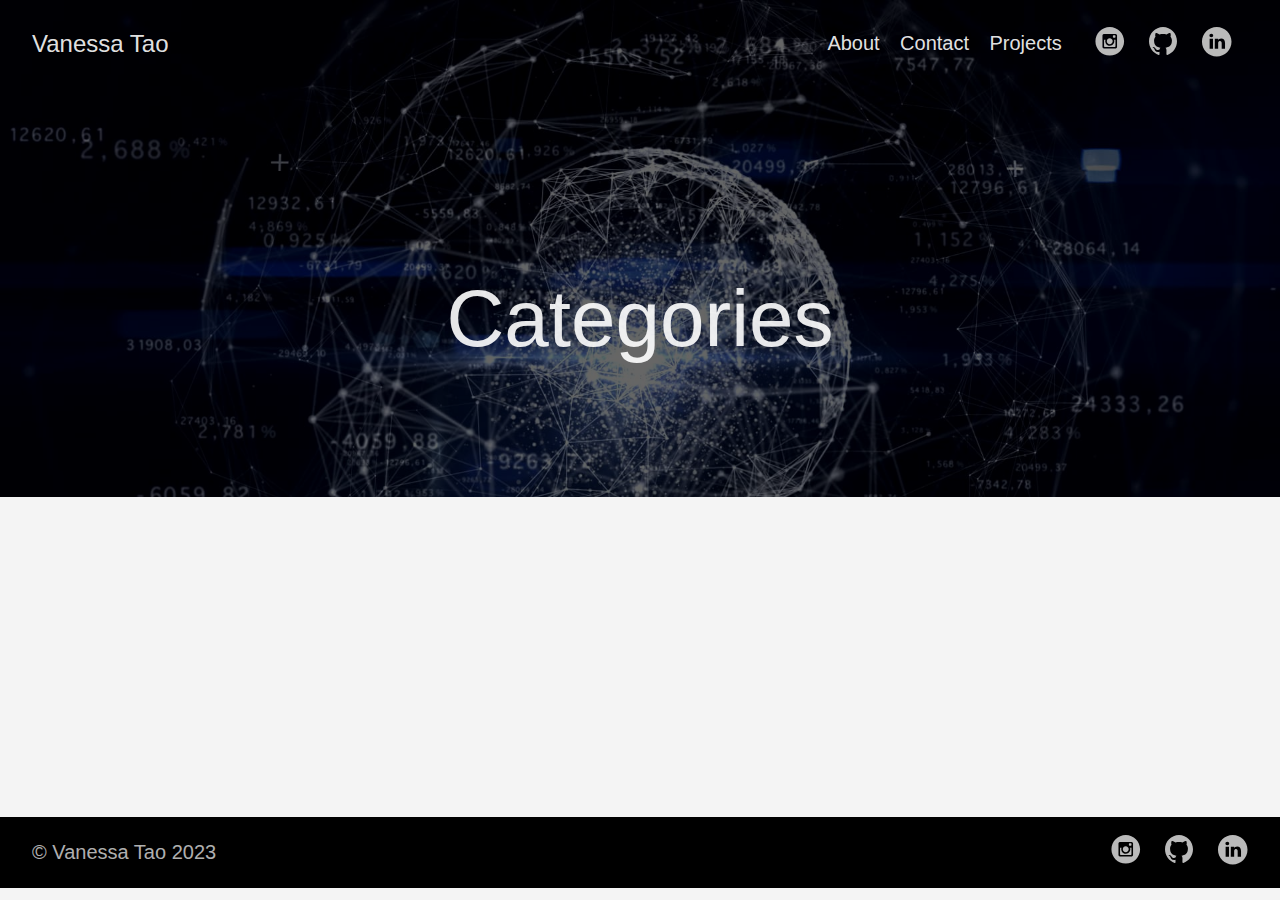
<file: categories/index.html>
<!DOCTYPE html>
<html lang="en-us">
  <head>
    <meta charset="utf-8">
    <meta http-equiv="X-UA-Compatible" content="IE=edge,chrome=1">
    
    <title>Vanessa Tao</title>
    <meta name="viewport" content="width=device-width,minimum-scale=1">
    <meta name="description" content="The last theme you&#39;ll ever need. Maybe.">
    <meta name="generator" content="Hugo 0.102.2" />
    
    
    
    
      <meta name="robots" content="noindex, nofollow">
    

    
<link rel="stylesheet" href="https://vanessatao08.github.io/portfolios/ananke/css/main.min.css" >



    
    
    
      

    

    
    
      <link href="https://vanessatao08.github.io/portfolios/categories/index.xml" rel="alternate" type="application/rss+xml" title="Vanessa Tao" />
      <link href="https://vanessatao08.github.io/portfolios/categories/index.xml" rel="feed" type="application/rss+xml" title="Vanessa Tao" />
      
    
    
    <meta property="og:title" content="Categories" />
<meta property="og:description" content="The last theme you&#39;ll ever need. Maybe." />
<meta property="og:type" content="website" />
<meta property="og:url" content="https://vanessatao08.github.io/portfolios/categories/" /><meta property="og:site_name" content="Vanessa Tao" />

<meta itemprop="name" content="Categories">
<meta itemprop="description" content="The last theme you&#39;ll ever need. Maybe."><meta name="twitter:card" content="summary"/>
<meta name="twitter:title" content="Categories"/>
<meta name="twitter:description" content="The last theme you&#39;ll ever need. Maybe."/>

	
  </head>

  <body class="ma0 avenir bg-near-white">

    

  
  <header class="cover bg-top" style="background-image: url('https://vanessatao08.github.io/portfolios/images/post_index.md.jpeg');">
    <div class="bg-black-60">
      <nav class="pv3 ph3 ph4-ns" role="navigation">
  <div class="flex-l justify-between items-center center">
    <a href="https://vanessatao08.github.io/portfolios/" class="f3 fw2 hover-white no-underline white-90 dib">
      
        Vanessa Tao
      
    </a>
    <div class="flex-l items-center">
      

      
        <ul class="pl0 mr3">
          
          <li class="list f5 f4-ns fw4 dib pr3">
            <a class="hover-white no-underline white-90" href="https://vanessatao08.github.io/portfolios/about/" title="About page">
              About
            </a>
          </li>
          
          <li class="list f5 f4-ns fw4 dib pr3">
            <a class="hover-white no-underline white-90" href="https://vanessatao08.github.io/portfolios/contact/" title="Contact page">
              Contact
            </a>
          </li>
          
          <li class="list f5 f4-ns fw4 dib pr3">
            <a class="hover-white no-underline white-90" href="https://vanessatao08.github.io/portfolios/post/" title="Projects page">
              Projects
            </a>
          </li>
          
        </ul>
      
      
<div class="ananke-socials">
  
    
    <a href="https://www.instagram.com/van3ssa.ta08/" target="_blank" rel="noopener" class="instagram ananke-social-link link-transition stackoverflow link dib z-999 pt3 pt0-l mr1" title="Instagram link" aria-label="follow on Instagram——Opens in a new window">
      
        <span class="icon"><svg style="enable-background:new 0 0 67 67;" version="1.1" viewBox="0 0 67 67"  xml:space="preserve" xmlns="http://www.w3.org/2000/svg" xmlns:xlink="http://www.w3.org/1999/xlink"><path d="M42.271,26.578v-0.006c0.502,0,1.005,0.01,1.508-0.002  c0.646-0.017,1.172-0.57,1.172-1.217c0-0.963,0-1.927,0-2.89c0-0.691-0.547-1.24-1.236-1.241c-0.961,0-1.922-0.001-2.883,0  c-0.688,0.001-1.236,0.552-1.236,1.243c-0.001,0.955-0.004,1.91,0.003,2.865c0.001,0.143,0.028,0.291,0.073,0.426  c0.173,0.508,0.639,0.82,1.209,0.823C41.344,26.579,41.808,26.578,42.271,26.578z M33,27.817c-3.384-0.002-6.135,2.721-6.182,6.089  c-0.049,3.46,2.72,6.201,6.04,6.272c3.454,0.074,6.248-2.686,6.321-6.043C39.254,30.675,36.462,27.815,33,27.817z M21.046,31.116  v0.082c0,4.515-0.001,9.03,0,13.545c0,0.649,0.562,1.208,1.212,1.208c7.16,0.001,14.319,0.001,21.479,0  c0.656,0,1.215-0.557,1.215-1.212c0.001-4.509,0-9.02,0-13.528v-0.094h-2.912c0.411,1.313,0.537,2.651,0.376,4.014  c-0.161,1.363-0.601,2.631-1.316,3.803s-1.644,2.145-2.779,2.918c-2.944,2.006-6.821,2.182-9.946,0.428  c-1.579-0.885-2.819-2.12-3.685-3.713c-1.289-2.373-1.495-4.865-0.739-7.451C22.983,31.116,22.021,31.116,21.046,31.116z   M45.205,49.255c0.159-0.026,0.318-0.049,0.475-0.083c1.246-0.265,2.264-1.304,2.508-2.557c0.025-0.137,0.045-0.273,0.067-0.409  V21.794c-0.021-0.133-0.04-0.268-0.065-0.401c-0.268-1.367-1.396-2.428-2.78-2.618c-0.058-0.007-0.113-0.02-0.17-0.03H20.761  c-0.147,0.027-0.296,0.047-0.441,0.08c-1.352,0.308-2.352,1.396-2.545,2.766c-0.008,0.057-0.02,0.114-0.029,0.171V46.24  c0.028,0.154,0.05,0.311,0.085,0.465c0.299,1.322,1.427,2.347,2.77,2.52c0.064,0.008,0.13,0.021,0.195,0.03H45.205z M33,64  C16.432,64,3,50.569,3,34S16.432,4,33,4s30,13.431,30,30S49.568,64,33,64z" style="fill-rule:evenodd;clip-rule:evenodd;"/></svg>
</span>
      
<span class="new-window"><svg  height="8px"  style="enable-background:new 0 0 1000 1000;" version="1.1" viewBox="0 0 1000 1000"  xml:space="preserve" xmlns="http://www.w3.org/2000/svg" xmlns:xlink="http://www.w3.org/1999/xlink" >
<path d="M598 128h298v298h-86v-152l-418 418-60-60 418-418h-152v-86zM810 810v-298h86v298c0 46-40 86-86 86h-596c-48 0-86-40-86-86v-596c0-46 38-86 86-86h298v86h-298v596h596z" style="fill-rule:evenodd;clip-rule:evenodd;"/>
</svg>
</span></a>
  
    
    <a href="https://github.com/VanessaTao8" target="_blank" rel="noopener" class="github ananke-social-link link-transition stackoverflow link dib z-999 pt3 pt0-l mr1" title="GitHub link" aria-label="follow on GitHub——Opens in a new window">
      
        <span class="icon"><svg style="enable-background:new 0 0 512 512;" version="1.1" viewBox="0 0 512 512"  xml:space="preserve" xmlns="http://www.w3.org/2000/svg" xmlns:xlink="http://www.w3.org/1999/xlink" >
  <path d="M256,32C132.3,32,32,134.8,32,261.7c0,101.5,64.2,187.5,153.2,217.9c11.2,2.1,15.3-5,15.3-11.1   c0-5.5-0.2-19.9-0.3-39.1c-62.3,13.9-75.5-30.8-75.5-30.8c-10.2-26.5-24.9-33.6-24.9-33.6c-20.3-14.3,1.5-14,1.5-14   c22.5,1.6,34.3,23.7,34.3,23.7c20,35.1,52.4,25,65.2,19.1c2-14.8,7.8-25,14.2-30.7c-49.7-5.8-102-25.5-102-113.5   c0-25.1,8.7-45.6,23-61.6c-2.3-5.8-10-29.2,2.2-60.8c0,0,18.8-6.2,61.6,23.5c17.9-5.1,37-7.6,56.1-7.7c19,0.1,38.2,2.6,56.1,7.7   c42.8-29.7,61.5-23.5,61.5-23.5c12.2,31.6,4.5,55,2.2,60.8c14.3,16.1,23,36.6,23,61.6c0,88.2-52.4,107.6-102.3,113.3   c8,7.1,15.2,21.1,15.2,42.5c0,30.7-0.3,55.5-0.3,63c0,6.1,4,13.3,15.4,11C415.9,449.1,480,363.1,480,261.7   C480,134.8,379.7,32,256,32z"/>
</svg>
</span>
      
<span class="new-window"><svg  height="8px"  style="enable-background:new 0 0 1000 1000;" version="1.1" viewBox="0 0 1000 1000"  xml:space="preserve" xmlns="http://www.w3.org/2000/svg" xmlns:xlink="http://www.w3.org/1999/xlink" >
<path d="M598 128h298v298h-86v-152l-418 418-60-60 418-418h-152v-86zM810 810v-298h86v298c0 46-40 86-86 86h-596c-48 0-86-40-86-86v-596c0-46 38-86 86-86h298v86h-298v596h596z" style="fill-rule:evenodd;clip-rule:evenodd;"/>
</svg>
</span></a>
  
    
    <a href="https://www.linkedin.com/in/vanessa-t-9867391a1/" target="_blank" rel="noopener" class="linkedin ananke-social-link link-transition stackoverflow link dib z-999 pt3 pt0-l mr1" title="LinkedIn link" aria-label="follow on LinkedIn——Opens in a new window">
      
        <span class="icon"><svg style="enable-background:new 0 0 65 65;" version="1.1" viewBox="0 0 65 65"  xml:space="preserve" xmlns="http://www.w3.org/2000/svg" xmlns:xlink="http://www.w3.org/1999/xlink">
  <path d="M50.837,48.137V36.425c0-6.275-3.35-9.195-7.816-9.195  c-3.604,0-5.219,1.983-6.119,3.374V27.71h-6.79c0.09,1.917,0,20.427,0,20.427h6.79V36.729c0-0.609,0.044-1.219,0.224-1.655  c0.49-1.22,1.607-2.483,3.482-2.483c2.458,0,3.44,1.873,3.44,4.618v10.929H50.837z M22.959,24.922c2.367,0,3.842-1.57,3.842-3.531  c-0.044-2.003-1.475-3.528-3.797-3.528s-3.841,1.524-3.841,3.528c0,1.961,1.474,3.531,3.753,3.531H22.959z M34,64  C17.432,64,4,50.568,4,34C4,17.431,17.432,4,34,4s30,13.431,30,30C64,50.568,50.568,64,34,64z M26.354,48.137V27.71h-6.789v20.427  H26.354z" style="fill-rule:evenodd;clip-rule:evenodd;"/>
</svg>
</span>
      
<span class="new-window"><svg  height="8px"  style="enable-background:new 0 0 1000 1000;" version="1.1" viewBox="0 0 1000 1000"  xml:space="preserve" xmlns="http://www.w3.org/2000/svg" xmlns:xlink="http://www.w3.org/1999/xlink" >
<path d="M598 128h298v298h-86v-152l-418 418-60-60 418-418h-152v-86zM810 810v-298h86v298c0 46-40 86-86 86h-596c-48 0-86-40-86-86v-596c0-46 38-86 86-86h298v86h-298v596h596z" style="fill-rule:evenodd;clip-rule:evenodd;"/>
</svg>
</span></a>
  
</div>

    </div>
  </div>
</nav>

      <div class="tc-l pv4 pv6-l ph3 ph4-ns">
        <h1 class="f2 f-subheadline-l fw2 white-90 mb0 lh-title">
          Categories
        </h1>
        
      </div>
    </div>
  </header>


    <main class="pb7" role="main">
      
    
  <article class="cf pa3 pa4-m pa4-l">
    <div class="measure-wide-l center f4 lh-copy nested-copy-line-height nested-links mid-gray">
      
    </div>
  </article>
  <div class="mw8 center">
    <section class="ph4">
      
    </section>
  </div>

    </main>
    <footer class="bg-black bottom-0 w-100 pa3" role="contentinfo">
  <div class="flex justify-between">
  <a class="f4 fw4 hover-white no-underline white-70 dn dib-ns pv2 ph3" href="https://vanessatao08.github.io/portfolios/" >
    &copy;  Vanessa Tao 2023 
  </a>
    <div>
<div class="ananke-socials">
  
    
    <a href="https://www.instagram.com/van3ssa.ta08/" target="_blank" rel="noopener" class="instagram ananke-social-link link-transition stackoverflow link dib z-999 pt3 pt0-l mr1" title="Instagram link" aria-label="follow on Instagram——Opens in a new window">
      
        <span class="icon"><svg style="enable-background:new 0 0 67 67;" version="1.1" viewBox="0 0 67 67"  xml:space="preserve" xmlns="http://www.w3.org/2000/svg" xmlns:xlink="http://www.w3.org/1999/xlink"><path d="M42.271,26.578v-0.006c0.502,0,1.005,0.01,1.508-0.002  c0.646-0.017,1.172-0.57,1.172-1.217c0-0.963,0-1.927,0-2.89c0-0.691-0.547-1.24-1.236-1.241c-0.961,0-1.922-0.001-2.883,0  c-0.688,0.001-1.236,0.552-1.236,1.243c-0.001,0.955-0.004,1.91,0.003,2.865c0.001,0.143,0.028,0.291,0.073,0.426  c0.173,0.508,0.639,0.82,1.209,0.823C41.344,26.579,41.808,26.578,42.271,26.578z M33,27.817c-3.384-0.002-6.135,2.721-6.182,6.089  c-0.049,3.46,2.72,6.201,6.04,6.272c3.454,0.074,6.248-2.686,6.321-6.043C39.254,30.675,36.462,27.815,33,27.817z M21.046,31.116  v0.082c0,4.515-0.001,9.03,0,13.545c0,0.649,0.562,1.208,1.212,1.208c7.16,0.001,14.319,0.001,21.479,0  c0.656,0,1.215-0.557,1.215-1.212c0.001-4.509,0-9.02,0-13.528v-0.094h-2.912c0.411,1.313,0.537,2.651,0.376,4.014  c-0.161,1.363-0.601,2.631-1.316,3.803s-1.644,2.145-2.779,2.918c-2.944,2.006-6.821,2.182-9.946,0.428  c-1.579-0.885-2.819-2.12-3.685-3.713c-1.289-2.373-1.495-4.865-0.739-7.451C22.983,31.116,22.021,31.116,21.046,31.116z   M45.205,49.255c0.159-0.026,0.318-0.049,0.475-0.083c1.246-0.265,2.264-1.304,2.508-2.557c0.025-0.137,0.045-0.273,0.067-0.409  V21.794c-0.021-0.133-0.04-0.268-0.065-0.401c-0.268-1.367-1.396-2.428-2.78-2.618c-0.058-0.007-0.113-0.02-0.17-0.03H20.761  c-0.147,0.027-0.296,0.047-0.441,0.08c-1.352,0.308-2.352,1.396-2.545,2.766c-0.008,0.057-0.02,0.114-0.029,0.171V46.24  c0.028,0.154,0.05,0.311,0.085,0.465c0.299,1.322,1.427,2.347,2.77,2.52c0.064,0.008,0.13,0.021,0.195,0.03H45.205z M33,64  C16.432,64,3,50.569,3,34S16.432,4,33,4s30,13.431,30,30S49.568,64,33,64z" style="fill-rule:evenodd;clip-rule:evenodd;"/></svg>
</span>
      
<span class="new-window"><svg  height="8px"  style="enable-background:new 0 0 1000 1000;" version="1.1" viewBox="0 0 1000 1000"  xml:space="preserve" xmlns="http://www.w3.org/2000/svg" xmlns:xlink="http://www.w3.org/1999/xlink" >
<path d="M598 128h298v298h-86v-152l-418 418-60-60 418-418h-152v-86zM810 810v-298h86v298c0 46-40 86-86 86h-596c-48 0-86-40-86-86v-596c0-46 38-86 86-86h298v86h-298v596h596z" style="fill-rule:evenodd;clip-rule:evenodd;"/>
</svg>
</span></a>
  
    
    <a href="https://github.com/VanessaTao8" target="_blank" rel="noopener" class="github ananke-social-link link-transition stackoverflow link dib z-999 pt3 pt0-l mr1" title="GitHub link" aria-label="follow on GitHub——Opens in a new window">
      
        <span class="icon"><svg style="enable-background:new 0 0 512 512;" version="1.1" viewBox="0 0 512 512"  xml:space="preserve" xmlns="http://www.w3.org/2000/svg" xmlns:xlink="http://www.w3.org/1999/xlink" >
  <path d="M256,32C132.3,32,32,134.8,32,261.7c0,101.5,64.2,187.5,153.2,217.9c11.2,2.1,15.3-5,15.3-11.1   c0-5.5-0.2-19.9-0.3-39.1c-62.3,13.9-75.5-30.8-75.5-30.8c-10.2-26.5-24.9-33.6-24.9-33.6c-20.3-14.3,1.5-14,1.5-14   c22.5,1.6,34.3,23.7,34.3,23.7c20,35.1,52.4,25,65.2,19.1c2-14.8,7.8-25,14.2-30.7c-49.7-5.8-102-25.5-102-113.5   c0-25.1,8.7-45.6,23-61.6c-2.3-5.8-10-29.2,2.2-60.8c0,0,18.8-6.2,61.6,23.5c17.9-5.1,37-7.6,56.1-7.7c19,0.1,38.2,2.6,56.1,7.7   c42.8-29.7,61.5-23.5,61.5-23.5c12.2,31.6,4.5,55,2.2,60.8c14.3,16.1,23,36.6,23,61.6c0,88.2-52.4,107.6-102.3,113.3   c8,7.1,15.2,21.1,15.2,42.5c0,30.7-0.3,55.5-0.3,63c0,6.1,4,13.3,15.4,11C415.9,449.1,480,363.1,480,261.7   C480,134.8,379.7,32,256,32z"/>
</svg>
</span>
      
<span class="new-window"><svg  height="8px"  style="enable-background:new 0 0 1000 1000;" version="1.1" viewBox="0 0 1000 1000"  xml:space="preserve" xmlns="http://www.w3.org/2000/svg" xmlns:xlink="http://www.w3.org/1999/xlink" >
<path d="M598 128h298v298h-86v-152l-418 418-60-60 418-418h-152v-86zM810 810v-298h86v298c0 46-40 86-86 86h-596c-48 0-86-40-86-86v-596c0-46 38-86 86-86h298v86h-298v596h596z" style="fill-rule:evenodd;clip-rule:evenodd;"/>
</svg>
</span></a>
  
    
    <a href="https://www.linkedin.com/in/vanessa-t-9867391a1/" target="_blank" rel="noopener" class="linkedin ananke-social-link link-transition stackoverflow link dib z-999 pt3 pt0-l mr1" title="LinkedIn link" aria-label="follow on LinkedIn——Opens in a new window">
      
        <span class="icon"><svg style="enable-background:new 0 0 65 65;" version="1.1" viewBox="0 0 65 65"  xml:space="preserve" xmlns="http://www.w3.org/2000/svg" xmlns:xlink="http://www.w3.org/1999/xlink">
  <path d="M50.837,48.137V36.425c0-6.275-3.35-9.195-7.816-9.195  c-3.604,0-5.219,1.983-6.119,3.374V27.71h-6.79c0.09,1.917,0,20.427,0,20.427h6.79V36.729c0-0.609,0.044-1.219,0.224-1.655  c0.49-1.22,1.607-2.483,3.482-2.483c2.458,0,3.44,1.873,3.44,4.618v10.929H50.837z M22.959,24.922c2.367,0,3.842-1.57,3.842-3.531  c-0.044-2.003-1.475-3.528-3.797-3.528s-3.841,1.524-3.841,3.528c0,1.961,1.474,3.531,3.753,3.531H22.959z M34,64  C17.432,64,4,50.568,4,34C4,17.431,17.432,4,34,4s30,13.431,30,30C64,50.568,50.568,64,34,64z M26.354,48.137V27.71h-6.789v20.427  H26.354z" style="fill-rule:evenodd;clip-rule:evenodd;"/>
</svg>
</span>
      
<span class="new-window"><svg  height="8px"  style="enable-background:new 0 0 1000 1000;" version="1.1" viewBox="0 0 1000 1000"  xml:space="preserve" xmlns="http://www.w3.org/2000/svg" xmlns:xlink="http://www.w3.org/1999/xlink" >
<path d="M598 128h298v298h-86v-152l-418 418-60-60 418-418h-152v-86zM810 810v-298h86v298c0 46-40 86-86 86h-596c-48 0-86-40-86-86v-596c0-46 38-86 86-86h298v86h-298v596h596z" style="fill-rule:evenodd;clip-rule:evenodd;"/>
</svg>
</span></a>
  
</div>
</div>
  </div>
</footer>

  </body>
</html>
</file>
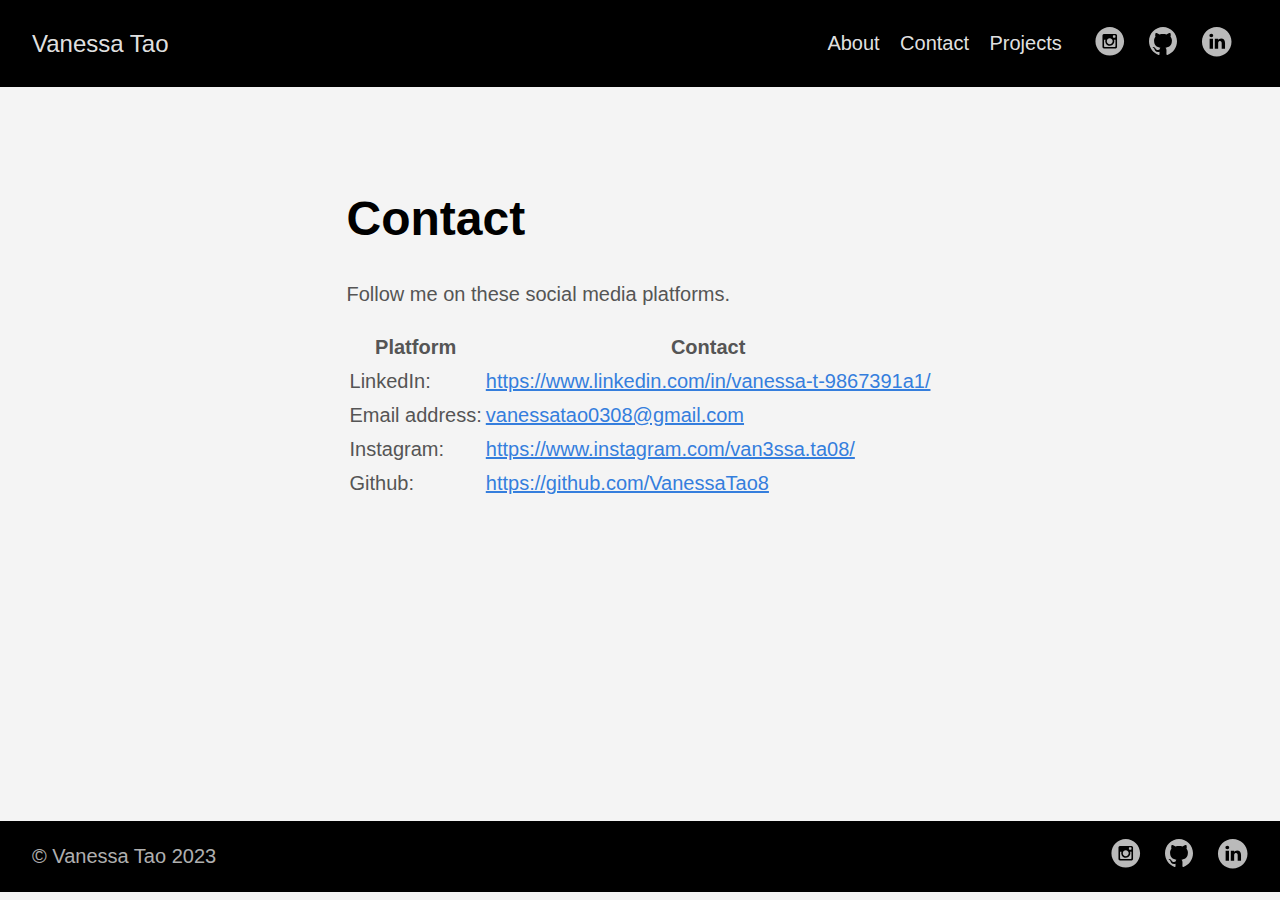
<file: contact/index.html>
<!DOCTYPE html>
<html lang="en-us">
  <head>
    <meta charset="utf-8">
    <meta http-equiv="X-UA-Compatible" content="IE=edge,chrome=1">
    
    <title>Contact | Vanessa Tao</title>
    <meta name="viewport" content="width=device-width,minimum-scale=1">
    <meta name="description" content="We&#39;d love to hear from you">
    <meta name="generator" content="Hugo 0.102.2" />
    
    
    
    
      <meta name="robots" content="noindex, nofollow">
    

    
<link rel="stylesheet" href="https://vanessatao08.github.io/portfolios/ananke/css/main.min.css" >



    
    
    
      

    

    
    
    <meta property="og:title" content="Contact" />
<meta property="og:description" content="We&#39;d love to hear from you" />
<meta property="og:type" content="article" />
<meta property="og:url" content="https://vanessatao08.github.io/portfolios/contact/" /><meta property="article:section" content="" />

<meta property="og:site_name" content="Vanessa Tao" />

<meta itemprop="name" content="Contact">
<meta itemprop="description" content="We&#39;d love to hear from you">

<meta itemprop="wordCount" content="18">
<meta itemprop="keywords" content="" /><meta name="twitter:card" content="summary"/>
<meta name="twitter:title" content="Contact"/>
<meta name="twitter:description" content="We&#39;d love to hear from you"/>

	
  </head>

  <body class="ma0 avenir bg-near-white">

    

  <header>
    <div class="bg-black">
      <nav class="pv3 ph3 ph4-ns" role="navigation">
  <div class="flex-l justify-between items-center center">
    <a href="https://vanessatao08.github.io/portfolios/" class="f3 fw2 hover-white no-underline white-90 dib">
      
        Vanessa Tao
      
    </a>
    <div class="flex-l items-center">
      

      
        <ul class="pl0 mr3">
          
          <li class="list f5 f4-ns fw4 dib pr3">
            <a class="hover-white no-underline white-90" href="https://vanessatao08.github.io/portfolios/about/" title="About page">
              About
            </a>
          </li>
          
          <li class="list f5 f4-ns fw4 dib pr3">
            <a class="hover-white no-underline white-90" href="https://vanessatao08.github.io/portfolios/contact/" title="Contact page">
              Contact
            </a>
          </li>
          
          <li class="list f5 f4-ns fw4 dib pr3">
            <a class="hover-white no-underline white-90" href="https://vanessatao08.github.io/portfolios/post/" title="Projects page">
              Projects
            </a>
          </li>
          
        </ul>
      
      
<div class="ananke-socials">
  
    
    <a href="https://www.instagram.com/van3ssa.ta08/" target="_blank" rel="noopener" class="instagram ananke-social-link link-transition stackoverflow link dib z-999 pt3 pt0-l mr1" title="Instagram link" aria-label="follow on Instagram——Opens in a new window">
      
        <span class="icon"><svg style="enable-background:new 0 0 67 67;" version="1.1" viewBox="0 0 67 67"  xml:space="preserve" xmlns="http://www.w3.org/2000/svg" xmlns:xlink="http://www.w3.org/1999/xlink"><path d="M42.271,26.578v-0.006c0.502,0,1.005,0.01,1.508-0.002  c0.646-0.017,1.172-0.57,1.172-1.217c0-0.963,0-1.927,0-2.89c0-0.691-0.547-1.24-1.236-1.241c-0.961,0-1.922-0.001-2.883,0  c-0.688,0.001-1.236,0.552-1.236,1.243c-0.001,0.955-0.004,1.91,0.003,2.865c0.001,0.143,0.028,0.291,0.073,0.426  c0.173,0.508,0.639,0.82,1.209,0.823C41.344,26.579,41.808,26.578,42.271,26.578z M33,27.817c-3.384-0.002-6.135,2.721-6.182,6.089  c-0.049,3.46,2.72,6.201,6.04,6.272c3.454,0.074,6.248-2.686,6.321-6.043C39.254,30.675,36.462,27.815,33,27.817z M21.046,31.116  v0.082c0,4.515-0.001,9.03,0,13.545c0,0.649,0.562,1.208,1.212,1.208c7.16,0.001,14.319,0.001,21.479,0  c0.656,0,1.215-0.557,1.215-1.212c0.001-4.509,0-9.02,0-13.528v-0.094h-2.912c0.411,1.313,0.537,2.651,0.376,4.014  c-0.161,1.363-0.601,2.631-1.316,3.803s-1.644,2.145-2.779,2.918c-2.944,2.006-6.821,2.182-9.946,0.428  c-1.579-0.885-2.819-2.12-3.685-3.713c-1.289-2.373-1.495-4.865-0.739-7.451C22.983,31.116,22.021,31.116,21.046,31.116z   M45.205,49.255c0.159-0.026,0.318-0.049,0.475-0.083c1.246-0.265,2.264-1.304,2.508-2.557c0.025-0.137,0.045-0.273,0.067-0.409  V21.794c-0.021-0.133-0.04-0.268-0.065-0.401c-0.268-1.367-1.396-2.428-2.78-2.618c-0.058-0.007-0.113-0.02-0.17-0.03H20.761  c-0.147,0.027-0.296,0.047-0.441,0.08c-1.352,0.308-2.352,1.396-2.545,2.766c-0.008,0.057-0.02,0.114-0.029,0.171V46.24  c0.028,0.154,0.05,0.311,0.085,0.465c0.299,1.322,1.427,2.347,2.77,2.52c0.064,0.008,0.13,0.021,0.195,0.03H45.205z M33,64  C16.432,64,3,50.569,3,34S16.432,4,33,4s30,13.431,30,30S49.568,64,33,64z" style="fill-rule:evenodd;clip-rule:evenodd;"/></svg>
</span>
      
<span class="new-window"><svg  height="8px"  style="enable-background:new 0 0 1000 1000;" version="1.1" viewBox="0 0 1000 1000"  xml:space="preserve" xmlns="http://www.w3.org/2000/svg" xmlns:xlink="http://www.w3.org/1999/xlink" >
<path d="M598 128h298v298h-86v-152l-418 418-60-60 418-418h-152v-86zM810 810v-298h86v298c0 46-40 86-86 86h-596c-48 0-86-40-86-86v-596c0-46 38-86 86-86h298v86h-298v596h596z" style="fill-rule:evenodd;clip-rule:evenodd;"/>
</svg>
</span></a>
  
    
    <a href="https://github.com/VanessaTao8" target="_blank" rel="noopener" class="github ananke-social-link link-transition stackoverflow link dib z-999 pt3 pt0-l mr1" title="GitHub link" aria-label="follow on GitHub——Opens in a new window">
      
        <span class="icon"><svg style="enable-background:new 0 0 512 512;" version="1.1" viewBox="0 0 512 512"  xml:space="preserve" xmlns="http://www.w3.org/2000/svg" xmlns:xlink="http://www.w3.org/1999/xlink" >
  <path d="M256,32C132.3,32,32,134.8,32,261.7c0,101.5,64.2,187.5,153.2,217.9c11.2,2.1,15.3-5,15.3-11.1   c0-5.5-0.2-19.9-0.3-39.1c-62.3,13.9-75.5-30.8-75.5-30.8c-10.2-26.5-24.9-33.6-24.9-33.6c-20.3-14.3,1.5-14,1.5-14   c22.5,1.6,34.3,23.7,34.3,23.7c20,35.1,52.4,25,65.2,19.1c2-14.8,7.8-25,14.2-30.7c-49.7-5.8-102-25.5-102-113.5   c0-25.1,8.7-45.6,23-61.6c-2.3-5.8-10-29.2,2.2-60.8c0,0,18.8-6.2,61.6,23.5c17.9-5.1,37-7.6,56.1-7.7c19,0.1,38.2,2.6,56.1,7.7   c42.8-29.7,61.5-23.5,61.5-23.5c12.2,31.6,4.5,55,2.2,60.8c14.3,16.1,23,36.6,23,61.6c0,88.2-52.4,107.6-102.3,113.3   c8,7.1,15.2,21.1,15.2,42.5c0,30.7-0.3,55.5-0.3,63c0,6.1,4,13.3,15.4,11C415.9,449.1,480,363.1,480,261.7   C480,134.8,379.7,32,256,32z"/>
</svg>
</span>
      
<span class="new-window"><svg  height="8px"  style="enable-background:new 0 0 1000 1000;" version="1.1" viewBox="0 0 1000 1000"  xml:space="preserve" xmlns="http://www.w3.org/2000/svg" xmlns:xlink="http://www.w3.org/1999/xlink" >
<path d="M598 128h298v298h-86v-152l-418 418-60-60 418-418h-152v-86zM810 810v-298h86v298c0 46-40 86-86 86h-596c-48 0-86-40-86-86v-596c0-46 38-86 86-86h298v86h-298v596h596z" style="fill-rule:evenodd;clip-rule:evenodd;"/>
</svg>
</span></a>
  
    
    <a href="https://www.linkedin.com/in/vanessa-t-9867391a1/" target="_blank" rel="noopener" class="linkedin ananke-social-link link-transition stackoverflow link dib z-999 pt3 pt0-l mr1" title="LinkedIn link" aria-label="follow on LinkedIn——Opens in a new window">
      
        <span class="icon"><svg style="enable-background:new 0 0 65 65;" version="1.1" viewBox="0 0 65 65"  xml:space="preserve" xmlns="http://www.w3.org/2000/svg" xmlns:xlink="http://www.w3.org/1999/xlink">
  <path d="M50.837,48.137V36.425c0-6.275-3.35-9.195-7.816-9.195  c-3.604,0-5.219,1.983-6.119,3.374V27.71h-6.79c0.09,1.917,0,20.427,0,20.427h6.79V36.729c0-0.609,0.044-1.219,0.224-1.655  c0.49-1.22,1.607-2.483,3.482-2.483c2.458,0,3.44,1.873,3.44,4.618v10.929H50.837z M22.959,24.922c2.367,0,3.842-1.57,3.842-3.531  c-0.044-2.003-1.475-3.528-3.797-3.528s-3.841,1.524-3.841,3.528c0,1.961,1.474,3.531,3.753,3.531H22.959z M34,64  C17.432,64,4,50.568,4,34C4,17.431,17.432,4,34,4s30,13.431,30,30C64,50.568,50.568,64,34,64z M26.354,48.137V27.71h-6.789v20.427  H26.354z" style="fill-rule:evenodd;clip-rule:evenodd;"/>
</svg>
</span>
      
<span class="new-window"><svg  height="8px"  style="enable-background:new 0 0 1000 1000;" version="1.1" viewBox="0 0 1000 1000"  xml:space="preserve" xmlns="http://www.w3.org/2000/svg" xmlns:xlink="http://www.w3.org/1999/xlink" >
<path d="M598 128h298v298h-86v-152l-418 418-60-60 418-418h-152v-86zM810 810v-298h86v298c0 46-40 86-86 86h-596c-48 0-86-40-86-86v-596c0-46 38-86 86-86h298v86h-298v596h596z" style="fill-rule:evenodd;clip-rule:evenodd;"/>
</svg>
</span></a>
  
</div>

    </div>
  </div>
</nav>

    </div>
  </header>


    <main class="pb7" role="main">
      
  <div class="flex-l mt2 mw8 center">
    <article class="center cf pv5 ph3 ph4-ns mw7">
      <header>
        <h1 class="f1">
          Contact
        </h1>
      </header>
      <div class="nested-copy-line-height lh-copy f4 nested-links mid-gray">
        <p>Follow me on these social media platforms.</p>
<table>
<thead>
<tr>
<th>Platform</th>
<th>Contact</th>
</tr>
</thead>
<tbody>
<tr>
<td>LinkedIn:</td>
<td><a href="https://www.linkedin.com/in/vanessa-t-9867391a1/">https://www.linkedin.com/in/vanessa-t-9867391a1/</a></td>
</tr>
<tr>
<td>Email address:</td>
<td><a href="mailto:vanessatao0308@gmail.com">vanessatao0308@gmail.com</a></td>
</tr>
<tr>
<td>Instagram:</td>
<td><a href="https://www.instagram.com/van3ssa.ta08/">https://www.instagram.com/van3ssa.ta08/</a></td>
</tr>
<tr>
<td>Github:</td>
<td><a href="https://github.com/VanessaTao8">https://github.com/VanessaTao8</a></td>
</tr>
</tbody>
</table>

      </div>
    </article>
  </div>

    </main>
    <footer class="bg-black bottom-0 w-100 pa3" role="contentinfo">
  <div class="flex justify-between">
  <a class="f4 fw4 hover-white no-underline white-70 dn dib-ns pv2 ph3" href="https://vanessatao08.github.io/portfolios/" >
    &copy;  Vanessa Tao 2023 
  </a>
    <div>
<div class="ananke-socials">
  
    
    <a href="https://www.instagram.com/van3ssa.ta08/" target="_blank" rel="noopener" class="instagram ananke-social-link link-transition stackoverflow link dib z-999 pt3 pt0-l mr1" title="Instagram link" aria-label="follow on Instagram——Opens in a new window">
      
        <span class="icon"><svg style="enable-background:new 0 0 67 67;" version="1.1" viewBox="0 0 67 67"  xml:space="preserve" xmlns="http://www.w3.org/2000/svg" xmlns:xlink="http://www.w3.org/1999/xlink"><path d="M42.271,26.578v-0.006c0.502,0,1.005,0.01,1.508-0.002  c0.646-0.017,1.172-0.57,1.172-1.217c0-0.963,0-1.927,0-2.89c0-0.691-0.547-1.24-1.236-1.241c-0.961,0-1.922-0.001-2.883,0  c-0.688,0.001-1.236,0.552-1.236,1.243c-0.001,0.955-0.004,1.91,0.003,2.865c0.001,0.143,0.028,0.291,0.073,0.426  c0.173,0.508,0.639,0.82,1.209,0.823C41.344,26.579,41.808,26.578,42.271,26.578z M33,27.817c-3.384-0.002-6.135,2.721-6.182,6.089  c-0.049,3.46,2.72,6.201,6.04,6.272c3.454,0.074,6.248-2.686,6.321-6.043C39.254,30.675,36.462,27.815,33,27.817z M21.046,31.116  v0.082c0,4.515-0.001,9.03,0,13.545c0,0.649,0.562,1.208,1.212,1.208c7.16,0.001,14.319,0.001,21.479,0  c0.656,0,1.215-0.557,1.215-1.212c0.001-4.509,0-9.02,0-13.528v-0.094h-2.912c0.411,1.313,0.537,2.651,0.376,4.014  c-0.161,1.363-0.601,2.631-1.316,3.803s-1.644,2.145-2.779,2.918c-2.944,2.006-6.821,2.182-9.946,0.428  c-1.579-0.885-2.819-2.12-3.685-3.713c-1.289-2.373-1.495-4.865-0.739-7.451C22.983,31.116,22.021,31.116,21.046,31.116z   M45.205,49.255c0.159-0.026,0.318-0.049,0.475-0.083c1.246-0.265,2.264-1.304,2.508-2.557c0.025-0.137,0.045-0.273,0.067-0.409  V21.794c-0.021-0.133-0.04-0.268-0.065-0.401c-0.268-1.367-1.396-2.428-2.78-2.618c-0.058-0.007-0.113-0.02-0.17-0.03H20.761  c-0.147,0.027-0.296,0.047-0.441,0.08c-1.352,0.308-2.352,1.396-2.545,2.766c-0.008,0.057-0.02,0.114-0.029,0.171V46.24  c0.028,0.154,0.05,0.311,0.085,0.465c0.299,1.322,1.427,2.347,2.77,2.52c0.064,0.008,0.13,0.021,0.195,0.03H45.205z M33,64  C16.432,64,3,50.569,3,34S16.432,4,33,4s30,13.431,30,30S49.568,64,33,64z" style="fill-rule:evenodd;clip-rule:evenodd;"/></svg>
</span>
      
<span class="new-window"><svg  height="8px"  style="enable-background:new 0 0 1000 1000;" version="1.1" viewBox="0 0 1000 1000"  xml:space="preserve" xmlns="http://www.w3.org/2000/svg" xmlns:xlink="http://www.w3.org/1999/xlink" >
<path d="M598 128h298v298h-86v-152l-418 418-60-60 418-418h-152v-86zM810 810v-298h86v298c0 46-40 86-86 86h-596c-48 0-86-40-86-86v-596c0-46 38-86 86-86h298v86h-298v596h596z" style="fill-rule:evenodd;clip-rule:evenodd;"/>
</svg>
</span></a>
  
    
    <a href="https://github.com/VanessaTao8" target="_blank" rel="noopener" class="github ananke-social-link link-transition stackoverflow link dib z-999 pt3 pt0-l mr1" title="GitHub link" aria-label="follow on GitHub——Opens in a new window">
      
        <span class="icon"><svg style="enable-background:new 0 0 512 512;" version="1.1" viewBox="0 0 512 512"  xml:space="preserve" xmlns="http://www.w3.org/2000/svg" xmlns:xlink="http://www.w3.org/1999/xlink" >
  <path d="M256,32C132.3,32,32,134.8,32,261.7c0,101.5,64.2,187.5,153.2,217.9c11.2,2.1,15.3-5,15.3-11.1   c0-5.5-0.2-19.9-0.3-39.1c-62.3,13.9-75.5-30.8-75.5-30.8c-10.2-26.5-24.9-33.6-24.9-33.6c-20.3-14.3,1.5-14,1.5-14   c22.5,1.6,34.3,23.7,34.3,23.7c20,35.1,52.4,25,65.2,19.1c2-14.8,7.8-25,14.2-30.7c-49.7-5.8-102-25.5-102-113.5   c0-25.1,8.7-45.6,23-61.6c-2.3-5.8-10-29.2,2.2-60.8c0,0,18.8-6.2,61.6,23.5c17.9-5.1,37-7.6,56.1-7.7c19,0.1,38.2,2.6,56.1,7.7   c42.8-29.7,61.5-23.5,61.5-23.5c12.2,31.6,4.5,55,2.2,60.8c14.3,16.1,23,36.6,23,61.6c0,88.2-52.4,107.6-102.3,113.3   c8,7.1,15.2,21.1,15.2,42.5c0,30.7-0.3,55.5-0.3,63c0,6.1,4,13.3,15.4,11C415.9,449.1,480,363.1,480,261.7   C480,134.8,379.7,32,256,32z"/>
</svg>
</span>
      
<span class="new-window"><svg  height="8px"  style="enable-background:new 0 0 1000 1000;" version="1.1" viewBox="0 0 1000 1000"  xml:space="preserve" xmlns="http://www.w3.org/2000/svg" xmlns:xlink="http://www.w3.org/1999/xlink" >
<path d="M598 128h298v298h-86v-152l-418 418-60-60 418-418h-152v-86zM810 810v-298h86v298c0 46-40 86-86 86h-596c-48 0-86-40-86-86v-596c0-46 38-86 86-86h298v86h-298v596h596z" style="fill-rule:evenodd;clip-rule:evenodd;"/>
</svg>
</span></a>
  
    
    <a href="https://www.linkedin.com/in/vanessa-t-9867391a1/" target="_blank" rel="noopener" class="linkedin ananke-social-link link-transition stackoverflow link dib z-999 pt3 pt0-l mr1" title="LinkedIn link" aria-label="follow on LinkedIn——Opens in a new window">
      
        <span class="icon"><svg style="enable-background:new 0 0 65 65;" version="1.1" viewBox="0 0 65 65"  xml:space="preserve" xmlns="http://www.w3.org/2000/svg" xmlns:xlink="http://www.w3.org/1999/xlink">
  <path d="M50.837,48.137V36.425c0-6.275-3.35-9.195-7.816-9.195  c-3.604,0-5.219,1.983-6.119,3.374V27.71h-6.79c0.09,1.917,0,20.427,0,20.427h6.79V36.729c0-0.609,0.044-1.219,0.224-1.655  c0.49-1.22,1.607-2.483,3.482-2.483c2.458,0,3.44,1.873,3.44,4.618v10.929H50.837z M22.959,24.922c2.367,0,3.842-1.57,3.842-3.531  c-0.044-2.003-1.475-3.528-3.797-3.528s-3.841,1.524-3.841,3.528c0,1.961,1.474,3.531,3.753,3.531H22.959z M34,64  C17.432,64,4,50.568,4,34C4,17.431,17.432,4,34,4s30,13.431,30,30C64,50.568,50.568,64,34,64z M26.354,48.137V27.71h-6.789v20.427  H26.354z" style="fill-rule:evenodd;clip-rule:evenodd;"/>
</svg>
</span>
      
<span class="new-window"><svg  height="8px"  style="enable-background:new 0 0 1000 1000;" version="1.1" viewBox="0 0 1000 1000"  xml:space="preserve" xmlns="http://www.w3.org/2000/svg" xmlns:xlink="http://www.w3.org/1999/xlink" >
<path d="M598 128h298v298h-86v-152l-418 418-60-60 418-418h-152v-86zM810 810v-298h86v298c0 46-40 86-86 86h-596c-48 0-86-40-86-86v-596c0-46 38-86 86-86h298v86h-298v596h596z" style="fill-rule:evenodd;clip-rule:evenodd;"/>
</svg>
</span></a>
  
</div>
</div>
  </div>
</footer>

  </body>
</html>
</file>
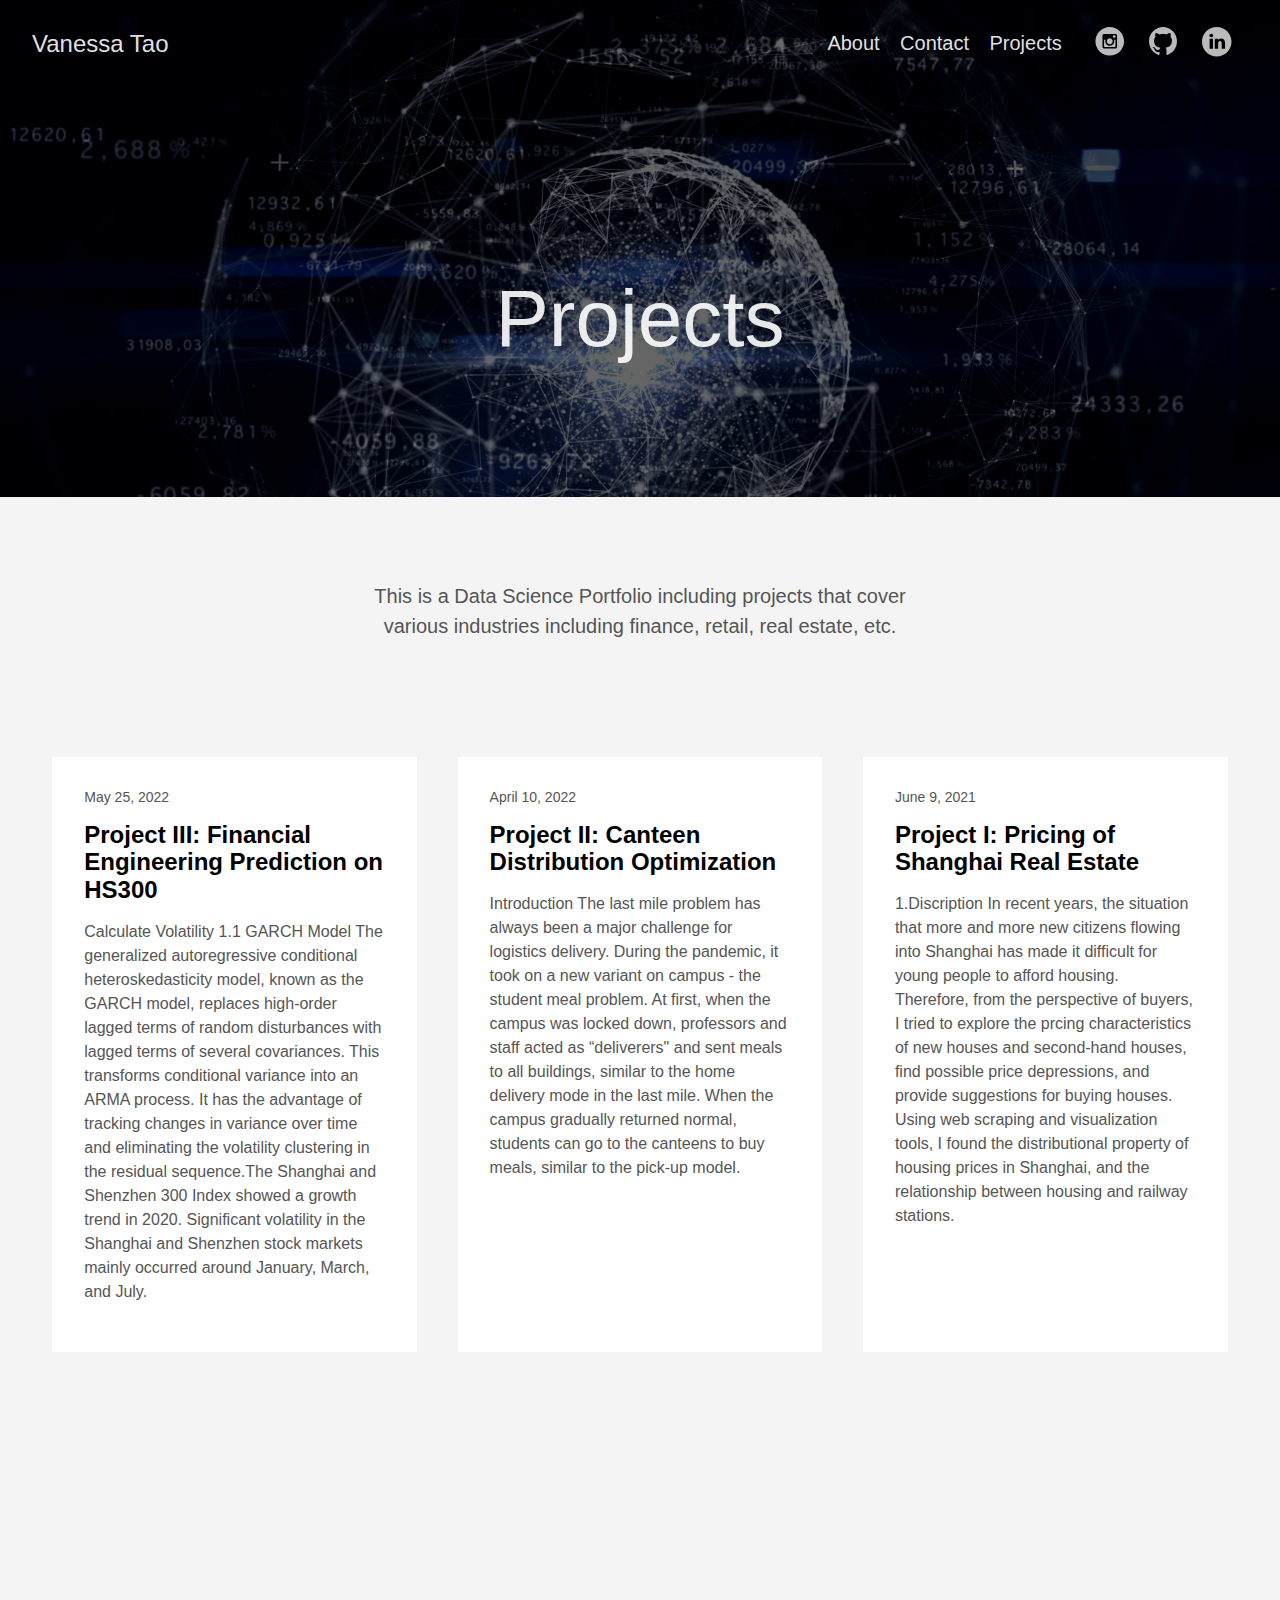
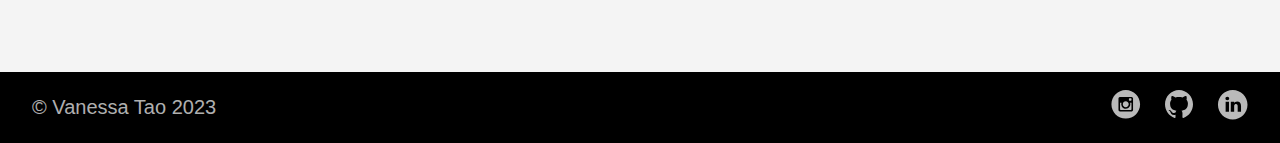
<file: post/index.html>
<!DOCTYPE html>
<html lang="en-us">
  <head>
    <meta charset="utf-8">
    <meta http-equiv="X-UA-Compatible" content="IE=edge,chrome=1">
    
    <title>Projects | Vanessa Tao</title>
    <meta name="viewport" content="width=device-width,minimum-scale=1">
    <meta name="description" content="The last theme you&#39;ll ever need. Maybe.">
    <meta name="generator" content="Hugo 0.102.2" />
    
    
    
    
      <meta name="robots" content="noindex, nofollow">
    

    
<link rel="stylesheet" href="https://vanessatao08.github.io/portfolios/ananke/css/main.min.css" >



    
    
    
      

    

    
    
      <link href="https://vanessatao08.github.io/portfolios/post/index.xml" rel="alternate" type="application/rss+xml" title="Vanessa Tao" />
      <link href="https://vanessatao08.github.io/portfolios/post/index.xml" rel="feed" type="application/rss+xml" title="Vanessa Tao" />
      
    
    
    <meta property="og:title" content="Projects" />
<meta property="og:description" content="The last theme you&#39;ll ever need. Maybe." />
<meta property="og:type" content="website" />
<meta property="og:url" content="https://vanessatao08.github.io/portfolios/post/" /><meta property="og:site_name" content="Vanessa Tao" />

<meta itemprop="name" content="Projects">
<meta itemprop="description" content="The last theme you&#39;ll ever need. Maybe."><meta name="twitter:card" content="summary"/>
<meta name="twitter:title" content="Projects"/>
<meta name="twitter:description" content="The last theme you&#39;ll ever need. Maybe."/>

	
  </head>

  <body class="ma0 avenir bg-near-white">

    

  
  <header class="cover bg-top" style="background-image: url('https://vanessatao08.github.io/portfolios/images/post_index.md.jpeg');">
    <div class="bg-black-60">
      <nav class="pv3 ph3 ph4-ns" role="navigation">
  <div class="flex-l justify-between items-center center">
    <a href="https://vanessatao08.github.io/portfolios/" class="f3 fw2 hover-white no-underline white-90 dib">
      
        Vanessa Tao
      
    </a>
    <div class="flex-l items-center">
      

      
        <ul class="pl0 mr3">
          
          <li class="list f5 f4-ns fw4 dib pr3">
            <a class="hover-white no-underline white-90" href="https://vanessatao08.github.io/portfolios/about/" title="About page">
              About
            </a>
          </li>
          
          <li class="list f5 f4-ns fw4 dib pr3">
            <a class="hover-white no-underline white-90" href="https://vanessatao08.github.io/portfolios/contact/" title="Contact page">
              Contact
            </a>
          </li>
          
          <li class="list f5 f4-ns fw4 dib pr3">
            <a class="hover-white no-underline white-90" href="https://vanessatao08.github.io/portfolios/post/" title="Projects page">
              Projects
            </a>
          </li>
          
        </ul>
      
      
<div class="ananke-socials">
  
    
    <a href="https://www.instagram.com/van3ssa.ta08/" target="_blank" rel="noopener" class="instagram ananke-social-link link-transition stackoverflow link dib z-999 pt3 pt0-l mr1" title="Instagram link" aria-label="follow on Instagram——Opens in a new window">
      
        <span class="icon"><svg style="enable-background:new 0 0 67 67;" version="1.1" viewBox="0 0 67 67"  xml:space="preserve" xmlns="http://www.w3.org/2000/svg" xmlns:xlink="http://www.w3.org/1999/xlink"><path d="M42.271,26.578v-0.006c0.502,0,1.005,0.01,1.508-0.002  c0.646-0.017,1.172-0.57,1.172-1.217c0-0.963,0-1.927,0-2.89c0-0.691-0.547-1.24-1.236-1.241c-0.961,0-1.922-0.001-2.883,0  c-0.688,0.001-1.236,0.552-1.236,1.243c-0.001,0.955-0.004,1.91,0.003,2.865c0.001,0.143,0.028,0.291,0.073,0.426  c0.173,0.508,0.639,0.82,1.209,0.823C41.344,26.579,41.808,26.578,42.271,26.578z M33,27.817c-3.384-0.002-6.135,2.721-6.182,6.089  c-0.049,3.46,2.72,6.201,6.04,6.272c3.454,0.074,6.248-2.686,6.321-6.043C39.254,30.675,36.462,27.815,33,27.817z M21.046,31.116  v0.082c0,4.515-0.001,9.03,0,13.545c0,0.649,0.562,1.208,1.212,1.208c7.16,0.001,14.319,0.001,21.479,0  c0.656,0,1.215-0.557,1.215-1.212c0.001-4.509,0-9.02,0-13.528v-0.094h-2.912c0.411,1.313,0.537,2.651,0.376,4.014  c-0.161,1.363-0.601,2.631-1.316,3.803s-1.644,2.145-2.779,2.918c-2.944,2.006-6.821,2.182-9.946,0.428  c-1.579-0.885-2.819-2.12-3.685-3.713c-1.289-2.373-1.495-4.865-0.739-7.451C22.983,31.116,22.021,31.116,21.046,31.116z   M45.205,49.255c0.159-0.026,0.318-0.049,0.475-0.083c1.246-0.265,2.264-1.304,2.508-2.557c0.025-0.137,0.045-0.273,0.067-0.409  V21.794c-0.021-0.133-0.04-0.268-0.065-0.401c-0.268-1.367-1.396-2.428-2.78-2.618c-0.058-0.007-0.113-0.02-0.17-0.03H20.761  c-0.147,0.027-0.296,0.047-0.441,0.08c-1.352,0.308-2.352,1.396-2.545,2.766c-0.008,0.057-0.02,0.114-0.029,0.171V46.24  c0.028,0.154,0.05,0.311,0.085,0.465c0.299,1.322,1.427,2.347,2.77,2.52c0.064,0.008,0.13,0.021,0.195,0.03H45.205z M33,64  C16.432,64,3,50.569,3,34S16.432,4,33,4s30,13.431,30,30S49.568,64,33,64z" style="fill-rule:evenodd;clip-rule:evenodd;"/></svg>
</span>
      
<span class="new-window"><svg  height="8px"  style="enable-background:new 0 0 1000 1000;" version="1.1" viewBox="0 0 1000 1000"  xml:space="preserve" xmlns="http://www.w3.org/2000/svg" xmlns:xlink="http://www.w3.org/1999/xlink" >
<path d="M598 128h298v298h-86v-152l-418 418-60-60 418-418h-152v-86zM810 810v-298h86v298c0 46-40 86-86 86h-596c-48 0-86-40-86-86v-596c0-46 38-86 86-86h298v86h-298v596h596z" style="fill-rule:evenodd;clip-rule:evenodd;"/>
</svg>
</span></a>
  
    
    <a href="https://github.com/VanessaTao8" target="_blank" rel="noopener" class="github ananke-social-link link-transition stackoverflow link dib z-999 pt3 pt0-l mr1" title="GitHub link" aria-label="follow on GitHub——Opens in a new window">
      
        <span class="icon"><svg style="enable-background:new 0 0 512 512;" version="1.1" viewBox="0 0 512 512"  xml:space="preserve" xmlns="http://www.w3.org/2000/svg" xmlns:xlink="http://www.w3.org/1999/xlink" >
  <path d="M256,32C132.3,32,32,134.8,32,261.7c0,101.5,64.2,187.5,153.2,217.9c11.2,2.1,15.3-5,15.3-11.1   c0-5.5-0.2-19.9-0.3-39.1c-62.3,13.9-75.5-30.8-75.5-30.8c-10.2-26.5-24.9-33.6-24.9-33.6c-20.3-14.3,1.5-14,1.5-14   c22.5,1.6,34.3,23.7,34.3,23.7c20,35.1,52.4,25,65.2,19.1c2-14.8,7.8-25,14.2-30.7c-49.7-5.8-102-25.5-102-113.5   c0-25.1,8.7-45.6,23-61.6c-2.3-5.8-10-29.2,2.2-60.8c0,0,18.8-6.2,61.6,23.5c17.9-5.1,37-7.6,56.1-7.7c19,0.1,38.2,2.6,56.1,7.7   c42.8-29.7,61.5-23.5,61.5-23.5c12.2,31.6,4.5,55,2.2,60.8c14.3,16.1,23,36.6,23,61.6c0,88.2-52.4,107.6-102.3,113.3   c8,7.1,15.2,21.1,15.2,42.5c0,30.7-0.3,55.5-0.3,63c0,6.1,4,13.3,15.4,11C415.9,449.1,480,363.1,480,261.7   C480,134.8,379.7,32,256,32z"/>
</svg>
</span>
      
<span class="new-window"><svg  height="8px"  style="enable-background:new 0 0 1000 1000;" version="1.1" viewBox="0 0 1000 1000"  xml:space="preserve" xmlns="http://www.w3.org/2000/svg" xmlns:xlink="http://www.w3.org/1999/xlink" >
<path d="M598 128h298v298h-86v-152l-418 418-60-60 418-418h-152v-86zM810 810v-298h86v298c0 46-40 86-86 86h-596c-48 0-86-40-86-86v-596c0-46 38-86 86-86h298v86h-298v596h596z" style="fill-rule:evenodd;clip-rule:evenodd;"/>
</svg>
</span></a>
  
    
    <a href="https://www.linkedin.com/in/vanessa-t-9867391a1/" target="_blank" rel="noopener" class="linkedin ananke-social-link link-transition stackoverflow link dib z-999 pt3 pt0-l mr1" title="LinkedIn link" aria-label="follow on LinkedIn——Opens in a new window">
      
        <span class="icon"><svg style="enable-background:new 0 0 65 65;" version="1.1" viewBox="0 0 65 65"  xml:space="preserve" xmlns="http://www.w3.org/2000/svg" xmlns:xlink="http://www.w3.org/1999/xlink">
  <path d="M50.837,48.137V36.425c0-6.275-3.35-9.195-7.816-9.195  c-3.604,0-5.219,1.983-6.119,3.374V27.71h-6.79c0.09,1.917,0,20.427,0,20.427h6.79V36.729c0-0.609,0.044-1.219,0.224-1.655  c0.49-1.22,1.607-2.483,3.482-2.483c2.458,0,3.44,1.873,3.44,4.618v10.929H50.837z M22.959,24.922c2.367,0,3.842-1.57,3.842-3.531  c-0.044-2.003-1.475-3.528-3.797-3.528s-3.841,1.524-3.841,3.528c0,1.961,1.474,3.531,3.753,3.531H22.959z M34,64  C17.432,64,4,50.568,4,34C4,17.431,17.432,4,34,4s30,13.431,30,30C64,50.568,50.568,64,34,64z M26.354,48.137V27.71h-6.789v20.427  H26.354z" style="fill-rule:evenodd;clip-rule:evenodd;"/>
</svg>
</span>
      
<span class="new-window"><svg  height="8px"  style="enable-background:new 0 0 1000 1000;" version="1.1" viewBox="0 0 1000 1000"  xml:space="preserve" xmlns="http://www.w3.org/2000/svg" xmlns:xlink="http://www.w3.org/1999/xlink" >
<path d="M598 128h298v298h-86v-152l-418 418-60-60 418-418h-152v-86zM810 810v-298h86v298c0 46-40 86-86 86h-596c-48 0-86-40-86-86v-596c0-46 38-86 86-86h298v86h-298v596h596z" style="fill-rule:evenodd;clip-rule:evenodd;"/>
</svg>
</span></a>
  
</div>

    </div>
  </div>
</nav>

      <div class="tc-l pv4 pv6-l ph3 ph4-ns">
        <h1 class="f2 f-subheadline-l fw2 white-90 mb0 lh-title">
          Projects
        </h1>
        
      </div>
    </div>
  </header>


    <main class="pb7" role="main">
      

  <article class="pa3 pa4-ns nested-copy-line-height">
    <section class="cf ph3 ph5-l pv3 pv4-l f4 tc-l center measure-wide lh-copy mid-gray">
      <p>This is a Data Science Portfolio including projects that cover various industries including finance, retail, real estate, etc.</p>

    </section>
    <aside class="flex-ns flex-wrap justify-around mt5">
      
        <div class="relative w-100 w-30-l mb4 bg-white">
            <div class="mb3 pa4 mid-gray overflow-hidden">
    
      <div class="f6">
        May 25, 2022
      </div>
    
    <h1 class="f3 near-black">
      <a href="https://vanessatao08.github.io/portfolios/post/project-3/" class="link black dim">
        Project III: Financial Engineering Prediction on HS300
      </a>
    </h1>
    <div class="nested-links f5 lh-copy nested-copy-line-height">
      Calculate Volatility 1.1 GARCH Model The generalized autoregressive conditional heteroskedasticity model, known as the GARCH model, replaces high-order lagged terms of random disturbances with lagged terms of several covariances. This transforms conditional variance into an ARMA process. It has the advantage of tracking changes in variance over time and eliminating the volatility clustering in the residual sequence.The Shanghai and Shenzhen 300 Index showed a growth trend in 2020. Significant volatility in the Shanghai and Shenzhen stock markets mainly occurred around January, March, and July.
    </div>
  </div>

        </div>
      
        <div class="relative w-100 w-30-l mb4 bg-white">
            <div class="mb3 pa4 mid-gray overflow-hidden">
    
      <div class="f6">
        April 10, 2022
      </div>
    
    <h1 class="f3 near-black">
      <a href="https://vanessatao08.github.io/portfolios/post/project-2/" class="link black dim">
        Project II: Canteen Distribution Optimization
      </a>
    </h1>
    <div class="nested-links f5 lh-copy nested-copy-line-height">
      Introduction The last mile problem has always been a major challenge for logistics delivery. During the pandemic, it took on a new variant on campus - the student meal problem. At first, when the campus was locked down, professors and staff acted as “deliverers&quot; and sent meals to all buildings, similar to the home delivery mode in the last mile. When the campus gradually returned normal, students can go to the canteens to buy meals, similar to the pick-up model.
    </div>
  </div>

        </div>
      
        <div class="relative w-100 w-30-l mb4 bg-white">
            <div class="mb3 pa4 mid-gray overflow-hidden">
    
      <div class="f6">
        June 9, 2021
      </div>
    
    <h1 class="f3 near-black">
      <a href="https://vanessatao08.github.io/portfolios/post/project-1/" class="link black dim">
        Project I: Pricing of Shanghai Real Estate
      </a>
    </h1>
    <div class="nested-links f5 lh-copy nested-copy-line-height">
      1.Discription
In recent years, the situation that more and more new citizens flowing into Shanghai has made it difficult for young people to afford housing. Therefore, from the perspective of buyers, I tried to explore the prcing characteristics of new houses and second-hand houses, find possible price depressions, and provide suggestions for buying houses.
Using web scraping and visualization tools, I found the distributional property of housing prices in Shanghai, and the relationship between housing and railway stations.
    </div>
  </div>

        </div>
      
    </aside>
    
  </article>

    </main>
    <footer class="bg-black bottom-0 w-100 pa3" role="contentinfo">
  <div class="flex justify-between">
  <a class="f4 fw4 hover-white no-underline white-70 dn dib-ns pv2 ph3" href="https://vanessatao08.github.io/portfolios/" >
    &copy;  Vanessa Tao 2023 
  </a>
    <div>
<div class="ananke-socials">
  
    
    <a href="https://www.instagram.com/van3ssa.ta08/" target="_blank" rel="noopener" class="instagram ananke-social-link link-transition stackoverflow link dib z-999 pt3 pt0-l mr1" title="Instagram link" aria-label="follow on Instagram——Opens in a new window">
      
        <span class="icon"><svg style="enable-background:new 0 0 67 67;" version="1.1" viewBox="0 0 67 67"  xml:space="preserve" xmlns="http://www.w3.org/2000/svg" xmlns:xlink="http://www.w3.org/1999/xlink"><path d="M42.271,26.578v-0.006c0.502,0,1.005,0.01,1.508-0.002  c0.646-0.017,1.172-0.57,1.172-1.217c0-0.963,0-1.927,0-2.89c0-0.691-0.547-1.24-1.236-1.241c-0.961,0-1.922-0.001-2.883,0  c-0.688,0.001-1.236,0.552-1.236,1.243c-0.001,0.955-0.004,1.91,0.003,2.865c0.001,0.143,0.028,0.291,0.073,0.426  c0.173,0.508,0.639,0.82,1.209,0.823C41.344,26.579,41.808,26.578,42.271,26.578z M33,27.817c-3.384-0.002-6.135,2.721-6.182,6.089  c-0.049,3.46,2.72,6.201,6.04,6.272c3.454,0.074,6.248-2.686,6.321-6.043C39.254,30.675,36.462,27.815,33,27.817z M21.046,31.116  v0.082c0,4.515-0.001,9.03,0,13.545c0,0.649,0.562,1.208,1.212,1.208c7.16,0.001,14.319,0.001,21.479,0  c0.656,0,1.215-0.557,1.215-1.212c0.001-4.509,0-9.02,0-13.528v-0.094h-2.912c0.411,1.313,0.537,2.651,0.376,4.014  c-0.161,1.363-0.601,2.631-1.316,3.803s-1.644,2.145-2.779,2.918c-2.944,2.006-6.821,2.182-9.946,0.428  c-1.579-0.885-2.819-2.12-3.685-3.713c-1.289-2.373-1.495-4.865-0.739-7.451C22.983,31.116,22.021,31.116,21.046,31.116z   M45.205,49.255c0.159-0.026,0.318-0.049,0.475-0.083c1.246-0.265,2.264-1.304,2.508-2.557c0.025-0.137,0.045-0.273,0.067-0.409  V21.794c-0.021-0.133-0.04-0.268-0.065-0.401c-0.268-1.367-1.396-2.428-2.78-2.618c-0.058-0.007-0.113-0.02-0.17-0.03H20.761  c-0.147,0.027-0.296,0.047-0.441,0.08c-1.352,0.308-2.352,1.396-2.545,2.766c-0.008,0.057-0.02,0.114-0.029,0.171V46.24  c0.028,0.154,0.05,0.311,0.085,0.465c0.299,1.322,1.427,2.347,2.77,2.52c0.064,0.008,0.13,0.021,0.195,0.03H45.205z M33,64  C16.432,64,3,50.569,3,34S16.432,4,33,4s30,13.431,30,30S49.568,64,33,64z" style="fill-rule:evenodd;clip-rule:evenodd;"/></svg>
</span>
      
<span class="new-window"><svg  height="8px"  style="enable-background:new 0 0 1000 1000;" version="1.1" viewBox="0 0 1000 1000"  xml:space="preserve" xmlns="http://www.w3.org/2000/svg" xmlns:xlink="http://www.w3.org/1999/xlink" >
<path d="M598 128h298v298h-86v-152l-418 418-60-60 418-418h-152v-86zM810 810v-298h86v298c0 46-40 86-86 86h-596c-48 0-86-40-86-86v-596c0-46 38-86 86-86h298v86h-298v596h596z" style="fill-rule:evenodd;clip-rule:evenodd;"/>
</svg>
</span></a>
  
    
    <a href="https://github.com/VanessaTao8" target="_blank" rel="noopener" class="github ananke-social-link link-transition stackoverflow link dib z-999 pt3 pt0-l mr1" title="GitHub link" aria-label="follow on GitHub——Opens in a new window">
      
        <span class="icon"><svg style="enable-background:new 0 0 512 512;" version="1.1" viewBox="0 0 512 512"  xml:space="preserve" xmlns="http://www.w3.org/2000/svg" xmlns:xlink="http://www.w3.org/1999/xlink" >
  <path d="M256,32C132.3,32,32,134.8,32,261.7c0,101.5,64.2,187.5,153.2,217.9c11.2,2.1,15.3-5,15.3-11.1   c0-5.5-0.2-19.9-0.3-39.1c-62.3,13.9-75.5-30.8-75.5-30.8c-10.2-26.5-24.9-33.6-24.9-33.6c-20.3-14.3,1.5-14,1.5-14   c22.5,1.6,34.3,23.7,34.3,23.7c20,35.1,52.4,25,65.2,19.1c2-14.8,7.8-25,14.2-30.7c-49.7-5.8-102-25.5-102-113.5   c0-25.1,8.7-45.6,23-61.6c-2.3-5.8-10-29.2,2.2-60.8c0,0,18.8-6.2,61.6,23.5c17.9-5.1,37-7.6,56.1-7.7c19,0.1,38.2,2.6,56.1,7.7   c42.8-29.7,61.5-23.5,61.5-23.5c12.2,31.6,4.5,55,2.2,60.8c14.3,16.1,23,36.6,23,61.6c0,88.2-52.4,107.6-102.3,113.3   c8,7.1,15.2,21.1,15.2,42.5c0,30.7-0.3,55.5-0.3,63c0,6.1,4,13.3,15.4,11C415.9,449.1,480,363.1,480,261.7   C480,134.8,379.7,32,256,32z"/>
</svg>
</span>
      
<span class="new-window"><svg  height="8px"  style="enable-background:new 0 0 1000 1000;" version="1.1" viewBox="0 0 1000 1000"  xml:space="preserve" xmlns="http://www.w3.org/2000/svg" xmlns:xlink="http://www.w3.org/1999/xlink" >
<path d="M598 128h298v298h-86v-152l-418 418-60-60 418-418h-152v-86zM810 810v-298h86v298c0 46-40 86-86 86h-596c-48 0-86-40-86-86v-596c0-46 38-86 86-86h298v86h-298v596h596z" style="fill-rule:evenodd;clip-rule:evenodd;"/>
</svg>
</span></a>
  
    
    <a href="https://www.linkedin.com/in/vanessa-t-9867391a1/" target="_blank" rel="noopener" class="linkedin ananke-social-link link-transition stackoverflow link dib z-999 pt3 pt0-l mr1" title="LinkedIn link" aria-label="follow on LinkedIn——Opens in a new window">
      
        <span class="icon"><svg style="enable-background:new 0 0 65 65;" version="1.1" viewBox="0 0 65 65"  xml:space="preserve" xmlns="http://www.w3.org/2000/svg" xmlns:xlink="http://www.w3.org/1999/xlink">
  <path d="M50.837,48.137V36.425c0-6.275-3.35-9.195-7.816-9.195  c-3.604,0-5.219,1.983-6.119,3.374V27.71h-6.79c0.09,1.917,0,20.427,0,20.427h6.79V36.729c0-0.609,0.044-1.219,0.224-1.655  c0.49-1.22,1.607-2.483,3.482-2.483c2.458,0,3.44,1.873,3.44,4.618v10.929H50.837z M22.959,24.922c2.367,0,3.842-1.57,3.842-3.531  c-0.044-2.003-1.475-3.528-3.797-3.528s-3.841,1.524-3.841,3.528c0,1.961,1.474,3.531,3.753,3.531H22.959z M34,64  C17.432,64,4,50.568,4,34C4,17.431,17.432,4,34,4s30,13.431,30,30C64,50.568,50.568,64,34,64z M26.354,48.137V27.71h-6.789v20.427  H26.354z" style="fill-rule:evenodd;clip-rule:evenodd;"/>
</svg>
</span>
      
<span class="new-window"><svg  height="8px"  style="enable-background:new 0 0 1000 1000;" version="1.1" viewBox="0 0 1000 1000"  xml:space="preserve" xmlns="http://www.w3.org/2000/svg" xmlns:xlink="http://www.w3.org/1999/xlink" >
<path d="M598 128h298v298h-86v-152l-418 418-60-60 418-418h-152v-86zM810 810v-298h86v298c0 46-40 86-86 86h-596c-48 0-86-40-86-86v-596c0-46 38-86 86-86h298v86h-298v596h596z" style="fill-rule:evenodd;clip-rule:evenodd;"/>
</svg>
</span></a>
  
</div>
</div>
  </div>
</footer>

  </body>
</html>
</file>
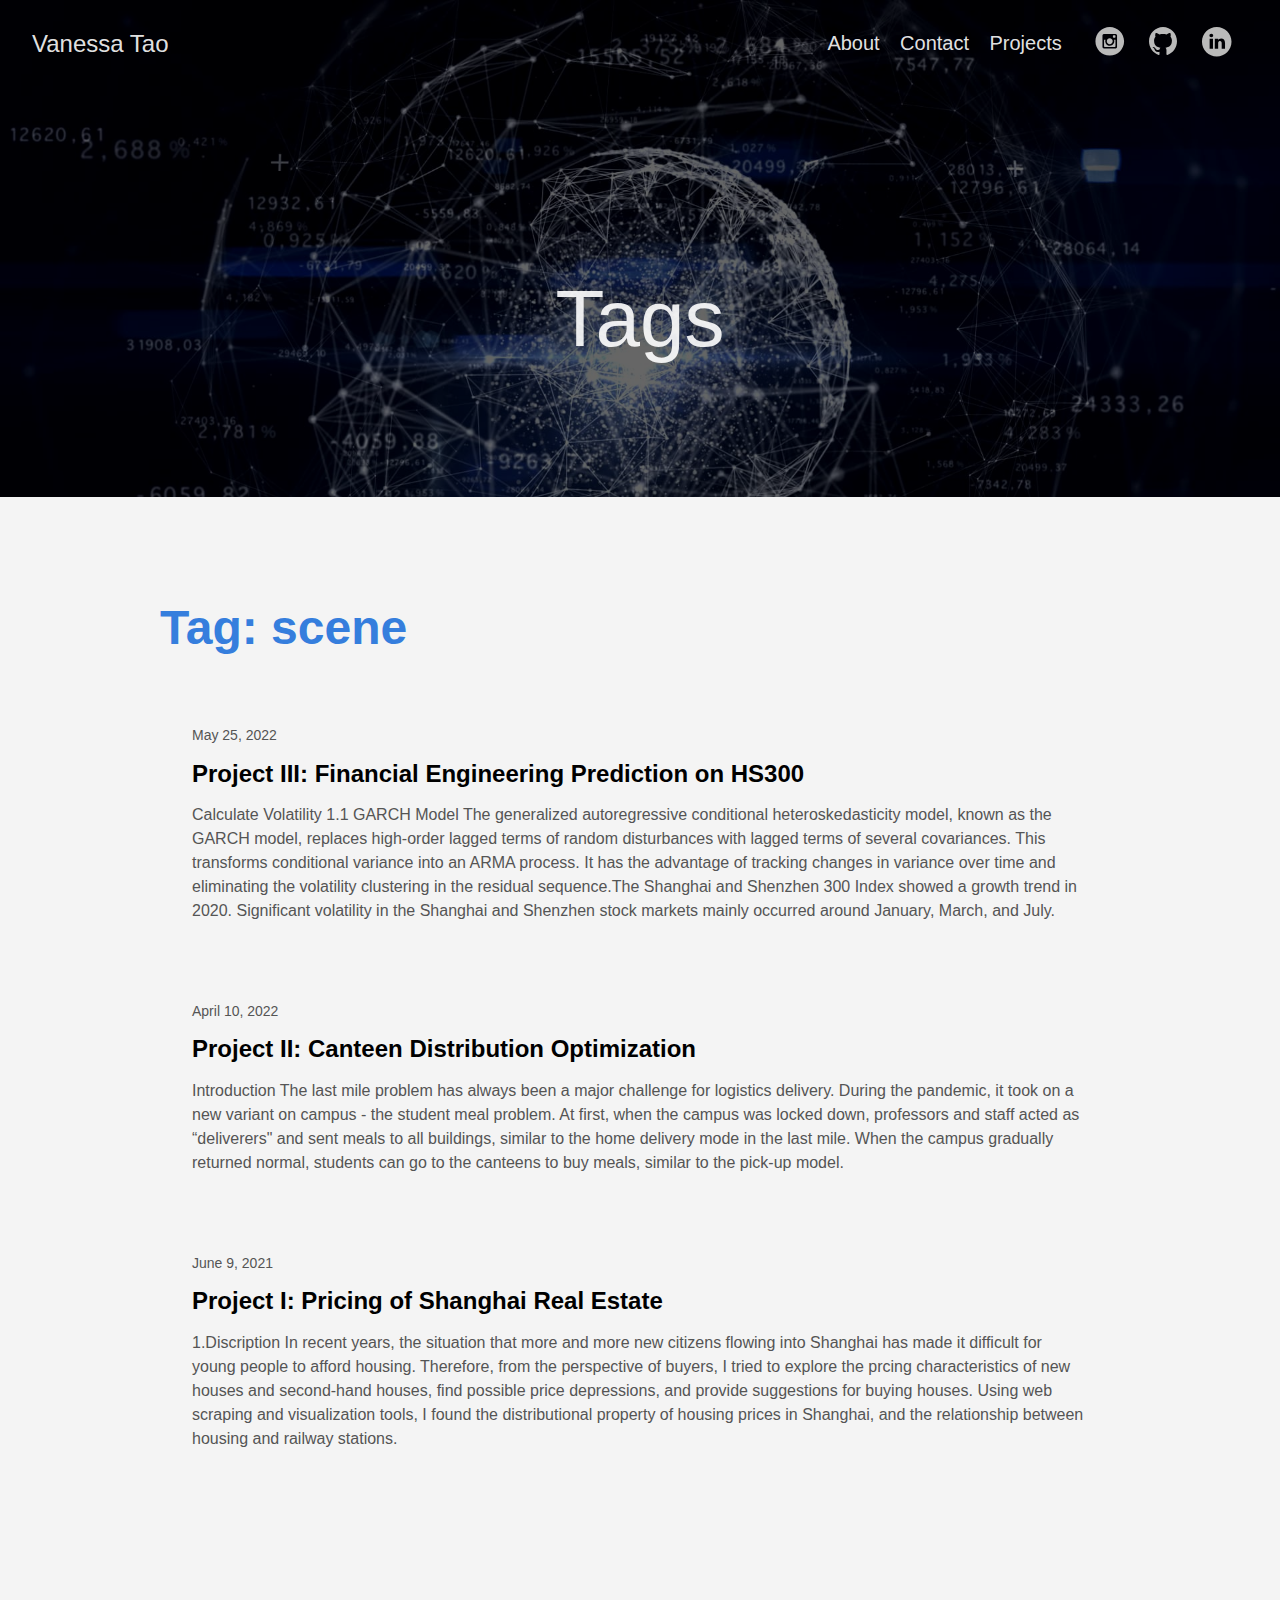
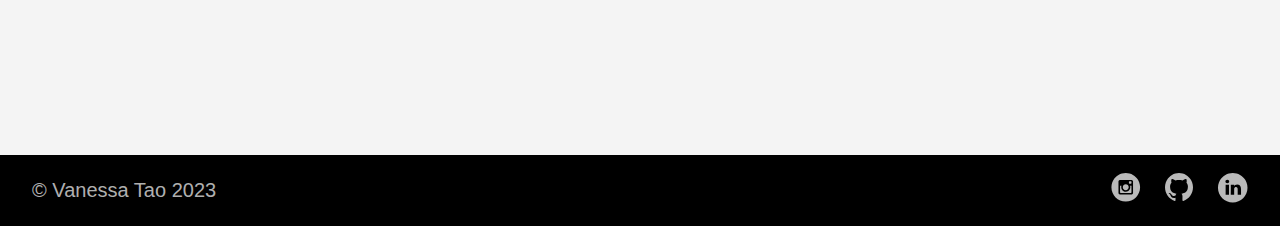
<file: tags/index.html>
<!DOCTYPE html>
<html lang="en-us">
  <head>
    <meta charset="utf-8">
    <meta http-equiv="X-UA-Compatible" content="IE=edge,chrome=1">
    
    <title>Vanessa Tao</title>
    <meta name="viewport" content="width=device-width,minimum-scale=1">
    <meta name="description" content="The last theme you&#39;ll ever need. Maybe.">
    <meta name="generator" content="Hugo 0.102.2" />
    
    
    
    
      <meta name="robots" content="noindex, nofollow">
    

    
<link rel="stylesheet" href="https://vanessatao08.github.io/portfolios/ananke/css/main.min.css" >



    
    
    
      

    

    
    
      <link href="https://vanessatao08.github.io/portfolios/tags/index.xml" rel="alternate" type="application/rss+xml" title="Vanessa Tao" />
      <link href="https://vanessatao08.github.io/portfolios/tags/index.xml" rel="feed" type="application/rss+xml" title="Vanessa Tao" />
      
    
    
    <meta property="og:title" content="Tags" />
<meta property="og:description" content="The last theme you&#39;ll ever need. Maybe." />
<meta property="og:type" content="website" />
<meta property="og:url" content="https://vanessatao08.github.io/portfolios/tags/" /><meta property="og:site_name" content="Vanessa Tao" />

<meta itemprop="name" content="Tags">
<meta itemprop="description" content="The last theme you&#39;ll ever need. Maybe."><meta name="twitter:card" content="summary"/>
<meta name="twitter:title" content="Tags"/>
<meta name="twitter:description" content="The last theme you&#39;ll ever need. Maybe."/>

	
  </head>

  <body class="ma0 avenir bg-near-white">

    

  
  <header class="cover bg-top" style="background-image: url('https://vanessatao08.github.io/portfolios/images/post_index.md.jpeg');">
    <div class="bg-black-60">
      <nav class="pv3 ph3 ph4-ns" role="navigation">
  <div class="flex-l justify-between items-center center">
    <a href="https://vanessatao08.github.io/portfolios/" class="f3 fw2 hover-white no-underline white-90 dib">
      
        Vanessa Tao
      
    </a>
    <div class="flex-l items-center">
      

      
        <ul class="pl0 mr3">
          
          <li class="list f5 f4-ns fw4 dib pr3">
            <a class="hover-white no-underline white-90" href="https://vanessatao08.github.io/portfolios/about/" title="About page">
              About
            </a>
          </li>
          
          <li class="list f5 f4-ns fw4 dib pr3">
            <a class="hover-white no-underline white-90" href="https://vanessatao08.github.io/portfolios/contact/" title="Contact page">
              Contact
            </a>
          </li>
          
          <li class="list f5 f4-ns fw4 dib pr3">
            <a class="hover-white no-underline white-90" href="https://vanessatao08.github.io/portfolios/post/" title="Projects page">
              Projects
            </a>
          </li>
          
        </ul>
      
      
<div class="ananke-socials">
  
    
    <a href="https://www.instagram.com/van3ssa.ta08/" target="_blank" rel="noopener" class="instagram ananke-social-link link-transition stackoverflow link dib z-999 pt3 pt0-l mr1" title="Instagram link" aria-label="follow on Instagram——Opens in a new window">
      
        <span class="icon"><svg style="enable-background:new 0 0 67 67;" version="1.1" viewBox="0 0 67 67"  xml:space="preserve" xmlns="http://www.w3.org/2000/svg" xmlns:xlink="http://www.w3.org/1999/xlink"><path d="M42.271,26.578v-0.006c0.502,0,1.005,0.01,1.508-0.002  c0.646-0.017,1.172-0.57,1.172-1.217c0-0.963,0-1.927,0-2.89c0-0.691-0.547-1.24-1.236-1.241c-0.961,0-1.922-0.001-2.883,0  c-0.688,0.001-1.236,0.552-1.236,1.243c-0.001,0.955-0.004,1.91,0.003,2.865c0.001,0.143,0.028,0.291,0.073,0.426  c0.173,0.508,0.639,0.82,1.209,0.823C41.344,26.579,41.808,26.578,42.271,26.578z M33,27.817c-3.384-0.002-6.135,2.721-6.182,6.089  c-0.049,3.46,2.72,6.201,6.04,6.272c3.454,0.074,6.248-2.686,6.321-6.043C39.254,30.675,36.462,27.815,33,27.817z M21.046,31.116  v0.082c0,4.515-0.001,9.03,0,13.545c0,0.649,0.562,1.208,1.212,1.208c7.16,0.001,14.319,0.001,21.479,0  c0.656,0,1.215-0.557,1.215-1.212c0.001-4.509,0-9.02,0-13.528v-0.094h-2.912c0.411,1.313,0.537,2.651,0.376,4.014  c-0.161,1.363-0.601,2.631-1.316,3.803s-1.644,2.145-2.779,2.918c-2.944,2.006-6.821,2.182-9.946,0.428  c-1.579-0.885-2.819-2.12-3.685-3.713c-1.289-2.373-1.495-4.865-0.739-7.451C22.983,31.116,22.021,31.116,21.046,31.116z   M45.205,49.255c0.159-0.026,0.318-0.049,0.475-0.083c1.246-0.265,2.264-1.304,2.508-2.557c0.025-0.137,0.045-0.273,0.067-0.409  V21.794c-0.021-0.133-0.04-0.268-0.065-0.401c-0.268-1.367-1.396-2.428-2.78-2.618c-0.058-0.007-0.113-0.02-0.17-0.03H20.761  c-0.147,0.027-0.296,0.047-0.441,0.08c-1.352,0.308-2.352,1.396-2.545,2.766c-0.008,0.057-0.02,0.114-0.029,0.171V46.24  c0.028,0.154,0.05,0.311,0.085,0.465c0.299,1.322,1.427,2.347,2.77,2.52c0.064,0.008,0.13,0.021,0.195,0.03H45.205z M33,64  C16.432,64,3,50.569,3,34S16.432,4,33,4s30,13.431,30,30S49.568,64,33,64z" style="fill-rule:evenodd;clip-rule:evenodd;"/></svg>
</span>
      
<span class="new-window"><svg  height="8px"  style="enable-background:new 0 0 1000 1000;" version="1.1" viewBox="0 0 1000 1000"  xml:space="preserve" xmlns="http://www.w3.org/2000/svg" xmlns:xlink="http://www.w3.org/1999/xlink" >
<path d="M598 128h298v298h-86v-152l-418 418-60-60 418-418h-152v-86zM810 810v-298h86v298c0 46-40 86-86 86h-596c-48 0-86-40-86-86v-596c0-46 38-86 86-86h298v86h-298v596h596z" style="fill-rule:evenodd;clip-rule:evenodd;"/>
</svg>
</span></a>
  
    
    <a href="https://github.com/VanessaTao8" target="_blank" rel="noopener" class="github ananke-social-link link-transition stackoverflow link dib z-999 pt3 pt0-l mr1" title="GitHub link" aria-label="follow on GitHub——Opens in a new window">
      
        <span class="icon"><svg style="enable-background:new 0 0 512 512;" version="1.1" viewBox="0 0 512 512"  xml:space="preserve" xmlns="http://www.w3.org/2000/svg" xmlns:xlink="http://www.w3.org/1999/xlink" >
  <path d="M256,32C132.3,32,32,134.8,32,261.7c0,101.5,64.2,187.5,153.2,217.9c11.2,2.1,15.3-5,15.3-11.1   c0-5.5-0.2-19.9-0.3-39.1c-62.3,13.9-75.5-30.8-75.5-30.8c-10.2-26.5-24.9-33.6-24.9-33.6c-20.3-14.3,1.5-14,1.5-14   c22.5,1.6,34.3,23.7,34.3,23.7c20,35.1,52.4,25,65.2,19.1c2-14.8,7.8-25,14.2-30.7c-49.7-5.8-102-25.5-102-113.5   c0-25.1,8.7-45.6,23-61.6c-2.3-5.8-10-29.2,2.2-60.8c0,0,18.8-6.2,61.6,23.5c17.9-5.1,37-7.6,56.1-7.7c19,0.1,38.2,2.6,56.1,7.7   c42.8-29.7,61.5-23.5,61.5-23.5c12.2,31.6,4.5,55,2.2,60.8c14.3,16.1,23,36.6,23,61.6c0,88.2-52.4,107.6-102.3,113.3   c8,7.1,15.2,21.1,15.2,42.5c0,30.7-0.3,55.5-0.3,63c0,6.1,4,13.3,15.4,11C415.9,449.1,480,363.1,480,261.7   C480,134.8,379.7,32,256,32z"/>
</svg>
</span>
      
<span class="new-window"><svg  height="8px"  style="enable-background:new 0 0 1000 1000;" version="1.1" viewBox="0 0 1000 1000"  xml:space="preserve" xmlns="http://www.w3.org/2000/svg" xmlns:xlink="http://www.w3.org/1999/xlink" >
<path d="M598 128h298v298h-86v-152l-418 418-60-60 418-418h-152v-86zM810 810v-298h86v298c0 46-40 86-86 86h-596c-48 0-86-40-86-86v-596c0-46 38-86 86-86h298v86h-298v596h596z" style="fill-rule:evenodd;clip-rule:evenodd;"/>
</svg>
</span></a>
  
    
    <a href="https://www.linkedin.com/in/vanessa-t-9867391a1/" target="_blank" rel="noopener" class="linkedin ananke-social-link link-transition stackoverflow link dib z-999 pt3 pt0-l mr1" title="LinkedIn link" aria-label="follow on LinkedIn——Opens in a new window">
      
        <span class="icon"><svg style="enable-background:new 0 0 65 65;" version="1.1" viewBox="0 0 65 65"  xml:space="preserve" xmlns="http://www.w3.org/2000/svg" xmlns:xlink="http://www.w3.org/1999/xlink">
  <path d="M50.837,48.137V36.425c0-6.275-3.35-9.195-7.816-9.195  c-3.604,0-5.219,1.983-6.119,3.374V27.71h-6.79c0.09,1.917,0,20.427,0,20.427h6.79V36.729c0-0.609,0.044-1.219,0.224-1.655  c0.49-1.22,1.607-2.483,3.482-2.483c2.458,0,3.44,1.873,3.44,4.618v10.929H50.837z M22.959,24.922c2.367,0,3.842-1.57,3.842-3.531  c-0.044-2.003-1.475-3.528-3.797-3.528s-3.841,1.524-3.841,3.528c0,1.961,1.474,3.531,3.753,3.531H22.959z M34,64  C17.432,64,4,50.568,4,34C4,17.431,17.432,4,34,4s30,13.431,30,30C64,50.568,50.568,64,34,64z M26.354,48.137V27.71h-6.789v20.427  H26.354z" style="fill-rule:evenodd;clip-rule:evenodd;"/>
</svg>
</span>
      
<span class="new-window"><svg  height="8px"  style="enable-background:new 0 0 1000 1000;" version="1.1" viewBox="0 0 1000 1000"  xml:space="preserve" xmlns="http://www.w3.org/2000/svg" xmlns:xlink="http://www.w3.org/1999/xlink" >
<path d="M598 128h298v298h-86v-152l-418 418-60-60 418-418h-152v-86zM810 810v-298h86v298c0 46-40 86-86 86h-596c-48 0-86-40-86-86v-596c0-46 38-86 86-86h298v86h-298v596h596z" style="fill-rule:evenodd;clip-rule:evenodd;"/>
</svg>
</span></a>
  
</div>

    </div>
  </div>
</nav>

      <div class="tc-l pv4 pv6-l ph3 ph4-ns">
        <h1 class="f2 f-subheadline-l fw2 white-90 mb0 lh-title">
          Tags
        </h1>
        
      </div>
    </div>
  </header>


    <main class="pb7" role="main">
      
    
  <article class="cf pa3 pa4-m pa4-l">
    <div class="measure-wide-l center f4 lh-copy nested-copy-line-height nested-links mid-gray">
      
    </div>
  </article>
  <div class="mw8 center">
    <section class="ph4">
      
        <h2 class="f1">
          <a href="https://vanessatao08.github.io/portfolios/tags/scene/" class="link blue hover-black">
            Tag: scene
          </a>
        </h2>
        
            <div class="mb3 pa4 mid-gray overflow-hidden">
    
      <div class="f6">
        May 25, 2022
      </div>
    
    <h1 class="f3 near-black">
      <a href="https://vanessatao08.github.io/portfolios/post/project-3/" class="link black dim">
        Project III: Financial Engineering Prediction on HS300
      </a>
    </h1>
    <div class="nested-links f5 lh-copy nested-copy-line-height">
      Calculate Volatility 1.1 GARCH Model The generalized autoregressive conditional heteroskedasticity model, known as the GARCH model, replaces high-order lagged terms of random disturbances with lagged terms of several covariances. This transforms conditional variance into an ARMA process. It has the advantage of tracking changes in variance over time and eliminating the volatility clustering in the residual sequence.The Shanghai and Shenzhen 300 Index showed a growth trend in 2020. Significant volatility in the Shanghai and Shenzhen stock markets mainly occurred around January, March, and July.
    </div>
  </div>

        
            <div class="mb3 pa4 mid-gray overflow-hidden">
    
      <div class="f6">
        April 10, 2022
      </div>
    
    <h1 class="f3 near-black">
      <a href="https://vanessatao08.github.io/portfolios/post/project-2/" class="link black dim">
        Project II: Canteen Distribution Optimization
      </a>
    </h1>
    <div class="nested-links f5 lh-copy nested-copy-line-height">
      Introduction The last mile problem has always been a major challenge for logistics delivery. During the pandemic, it took on a new variant on campus - the student meal problem. At first, when the campus was locked down, professors and staff acted as “deliverers&quot; and sent meals to all buildings, similar to the home delivery mode in the last mile. When the campus gradually returned normal, students can go to the canteens to buy meals, similar to the pick-up model.
    </div>
  </div>

        
            <div class="mb3 pa4 mid-gray overflow-hidden">
    
      <div class="f6">
        June 9, 2021
      </div>
    
    <h1 class="f3 near-black">
      <a href="https://vanessatao08.github.io/portfolios/post/project-1/" class="link black dim">
        Project I: Pricing of Shanghai Real Estate
      </a>
    </h1>
    <div class="nested-links f5 lh-copy nested-copy-line-height">
      1.Discription
In recent years, the situation that more and more new citizens flowing into Shanghai has made it difficult for young people to afford housing. Therefore, from the perspective of buyers, I tried to explore the prcing characteristics of new houses and second-hand houses, find possible price depressions, and provide suggestions for buying houses.
Using web scraping and visualization tools, I found the distributional property of housing prices in Shanghai, and the relationship between housing and railway stations.
    </div>
  </div>

        
      
    </section>
  </div>

    </main>
    <footer class="bg-black bottom-0 w-100 pa3" role="contentinfo">
  <div class="flex justify-between">
  <a class="f4 fw4 hover-white no-underline white-70 dn dib-ns pv2 ph3" href="https://vanessatao08.github.io/portfolios/" >
    &copy;  Vanessa Tao 2023 
  </a>
    <div>
<div class="ananke-socials">
  
    
    <a href="https://www.instagram.com/van3ssa.ta08/" target="_blank" rel="noopener" class="instagram ananke-social-link link-transition stackoverflow link dib z-999 pt3 pt0-l mr1" title="Instagram link" aria-label="follow on Instagram——Opens in a new window">
      
        <span class="icon"><svg style="enable-background:new 0 0 67 67;" version="1.1" viewBox="0 0 67 67"  xml:space="preserve" xmlns="http://www.w3.org/2000/svg" xmlns:xlink="http://www.w3.org/1999/xlink"><path d="M42.271,26.578v-0.006c0.502,0,1.005,0.01,1.508-0.002  c0.646-0.017,1.172-0.57,1.172-1.217c0-0.963,0-1.927,0-2.89c0-0.691-0.547-1.24-1.236-1.241c-0.961,0-1.922-0.001-2.883,0  c-0.688,0.001-1.236,0.552-1.236,1.243c-0.001,0.955-0.004,1.91,0.003,2.865c0.001,0.143,0.028,0.291,0.073,0.426  c0.173,0.508,0.639,0.82,1.209,0.823C41.344,26.579,41.808,26.578,42.271,26.578z M33,27.817c-3.384-0.002-6.135,2.721-6.182,6.089  c-0.049,3.46,2.72,6.201,6.04,6.272c3.454,0.074,6.248-2.686,6.321-6.043C39.254,30.675,36.462,27.815,33,27.817z M21.046,31.116  v0.082c0,4.515-0.001,9.03,0,13.545c0,0.649,0.562,1.208,1.212,1.208c7.16,0.001,14.319,0.001,21.479,0  c0.656,0,1.215-0.557,1.215-1.212c0.001-4.509,0-9.02,0-13.528v-0.094h-2.912c0.411,1.313,0.537,2.651,0.376,4.014  c-0.161,1.363-0.601,2.631-1.316,3.803s-1.644,2.145-2.779,2.918c-2.944,2.006-6.821,2.182-9.946,0.428  c-1.579-0.885-2.819-2.12-3.685-3.713c-1.289-2.373-1.495-4.865-0.739-7.451C22.983,31.116,22.021,31.116,21.046,31.116z   M45.205,49.255c0.159-0.026,0.318-0.049,0.475-0.083c1.246-0.265,2.264-1.304,2.508-2.557c0.025-0.137,0.045-0.273,0.067-0.409  V21.794c-0.021-0.133-0.04-0.268-0.065-0.401c-0.268-1.367-1.396-2.428-2.78-2.618c-0.058-0.007-0.113-0.02-0.17-0.03H20.761  c-0.147,0.027-0.296,0.047-0.441,0.08c-1.352,0.308-2.352,1.396-2.545,2.766c-0.008,0.057-0.02,0.114-0.029,0.171V46.24  c0.028,0.154,0.05,0.311,0.085,0.465c0.299,1.322,1.427,2.347,2.77,2.52c0.064,0.008,0.13,0.021,0.195,0.03H45.205z M33,64  C16.432,64,3,50.569,3,34S16.432,4,33,4s30,13.431,30,30S49.568,64,33,64z" style="fill-rule:evenodd;clip-rule:evenodd;"/></svg>
</span>
      
<span class="new-window"><svg  height="8px"  style="enable-background:new 0 0 1000 1000;" version="1.1" viewBox="0 0 1000 1000"  xml:space="preserve" xmlns="http://www.w3.org/2000/svg" xmlns:xlink="http://www.w3.org/1999/xlink" >
<path d="M598 128h298v298h-86v-152l-418 418-60-60 418-418h-152v-86zM810 810v-298h86v298c0 46-40 86-86 86h-596c-48 0-86-40-86-86v-596c0-46 38-86 86-86h298v86h-298v596h596z" style="fill-rule:evenodd;clip-rule:evenodd;"/>
</svg>
</span></a>
  
    
    <a href="https://github.com/VanessaTao8" target="_blank" rel="noopener" class="github ananke-social-link link-transition stackoverflow link dib z-999 pt3 pt0-l mr1" title="GitHub link" aria-label="follow on GitHub——Opens in a new window">
      
        <span class="icon"><svg style="enable-background:new 0 0 512 512;" version="1.1" viewBox="0 0 512 512"  xml:space="preserve" xmlns="http://www.w3.org/2000/svg" xmlns:xlink="http://www.w3.org/1999/xlink" >
  <path d="M256,32C132.3,32,32,134.8,32,261.7c0,101.5,64.2,187.5,153.2,217.9c11.2,2.1,15.3-5,15.3-11.1   c0-5.5-0.2-19.9-0.3-39.1c-62.3,13.9-75.5-30.8-75.5-30.8c-10.2-26.5-24.9-33.6-24.9-33.6c-20.3-14.3,1.5-14,1.5-14   c22.5,1.6,34.3,23.7,34.3,23.7c20,35.1,52.4,25,65.2,19.1c2-14.8,7.8-25,14.2-30.7c-49.7-5.8-102-25.5-102-113.5   c0-25.1,8.7-45.6,23-61.6c-2.3-5.8-10-29.2,2.2-60.8c0,0,18.8-6.2,61.6,23.5c17.9-5.1,37-7.6,56.1-7.7c19,0.1,38.2,2.6,56.1,7.7   c42.8-29.7,61.5-23.5,61.5-23.5c12.2,31.6,4.5,55,2.2,60.8c14.3,16.1,23,36.6,23,61.6c0,88.2-52.4,107.6-102.3,113.3   c8,7.1,15.2,21.1,15.2,42.5c0,30.7-0.3,55.5-0.3,63c0,6.1,4,13.3,15.4,11C415.9,449.1,480,363.1,480,261.7   C480,134.8,379.7,32,256,32z"/>
</svg>
</span>
      
<span class="new-window"><svg  height="8px"  style="enable-background:new 0 0 1000 1000;" version="1.1" viewBox="0 0 1000 1000"  xml:space="preserve" xmlns="http://www.w3.org/2000/svg" xmlns:xlink="http://www.w3.org/1999/xlink" >
<path d="M598 128h298v298h-86v-152l-418 418-60-60 418-418h-152v-86zM810 810v-298h86v298c0 46-40 86-86 86h-596c-48 0-86-40-86-86v-596c0-46 38-86 86-86h298v86h-298v596h596z" style="fill-rule:evenodd;clip-rule:evenodd;"/>
</svg>
</span></a>
  
    
    <a href="https://www.linkedin.com/in/vanessa-t-9867391a1/" target="_blank" rel="noopener" class="linkedin ananke-social-link link-transition stackoverflow link dib z-999 pt3 pt0-l mr1" title="LinkedIn link" aria-label="follow on LinkedIn——Opens in a new window">
      
        <span class="icon"><svg style="enable-background:new 0 0 65 65;" version="1.1" viewBox="0 0 65 65"  xml:space="preserve" xmlns="http://www.w3.org/2000/svg" xmlns:xlink="http://www.w3.org/1999/xlink">
  <path d="M50.837,48.137V36.425c0-6.275-3.35-9.195-7.816-9.195  c-3.604,0-5.219,1.983-6.119,3.374V27.71h-6.79c0.09,1.917,0,20.427,0,20.427h6.79V36.729c0-0.609,0.044-1.219,0.224-1.655  c0.49-1.22,1.607-2.483,3.482-2.483c2.458,0,3.44,1.873,3.44,4.618v10.929H50.837z M22.959,24.922c2.367,0,3.842-1.57,3.842-3.531  c-0.044-2.003-1.475-3.528-3.797-3.528s-3.841,1.524-3.841,3.528c0,1.961,1.474,3.531,3.753,3.531H22.959z M34,64  C17.432,64,4,50.568,4,34C4,17.431,17.432,4,34,4s30,13.431,30,30C64,50.568,50.568,64,34,64z M26.354,48.137V27.71h-6.789v20.427  H26.354z" style="fill-rule:evenodd;clip-rule:evenodd;"/>
</svg>
</span>
      
<span class="new-window"><svg  height="8px"  style="enable-background:new 0 0 1000 1000;" version="1.1" viewBox="0 0 1000 1000"  xml:space="preserve" xmlns="http://www.w3.org/2000/svg" xmlns:xlink="http://www.w3.org/1999/xlink" >
<path d="M598 128h298v298h-86v-152l-418 418-60-60 418-418h-152v-86zM810 810v-298h86v298c0 46-40 86-86 86h-596c-48 0-86-40-86-86v-596c0-46 38-86 86-86h298v86h-298v596h596z" style="fill-rule:evenodd;clip-rule:evenodd;"/>
</svg>
</span></a>
  
</div>
</div>
  </div>
</footer>

  </body>
</html>
</file>
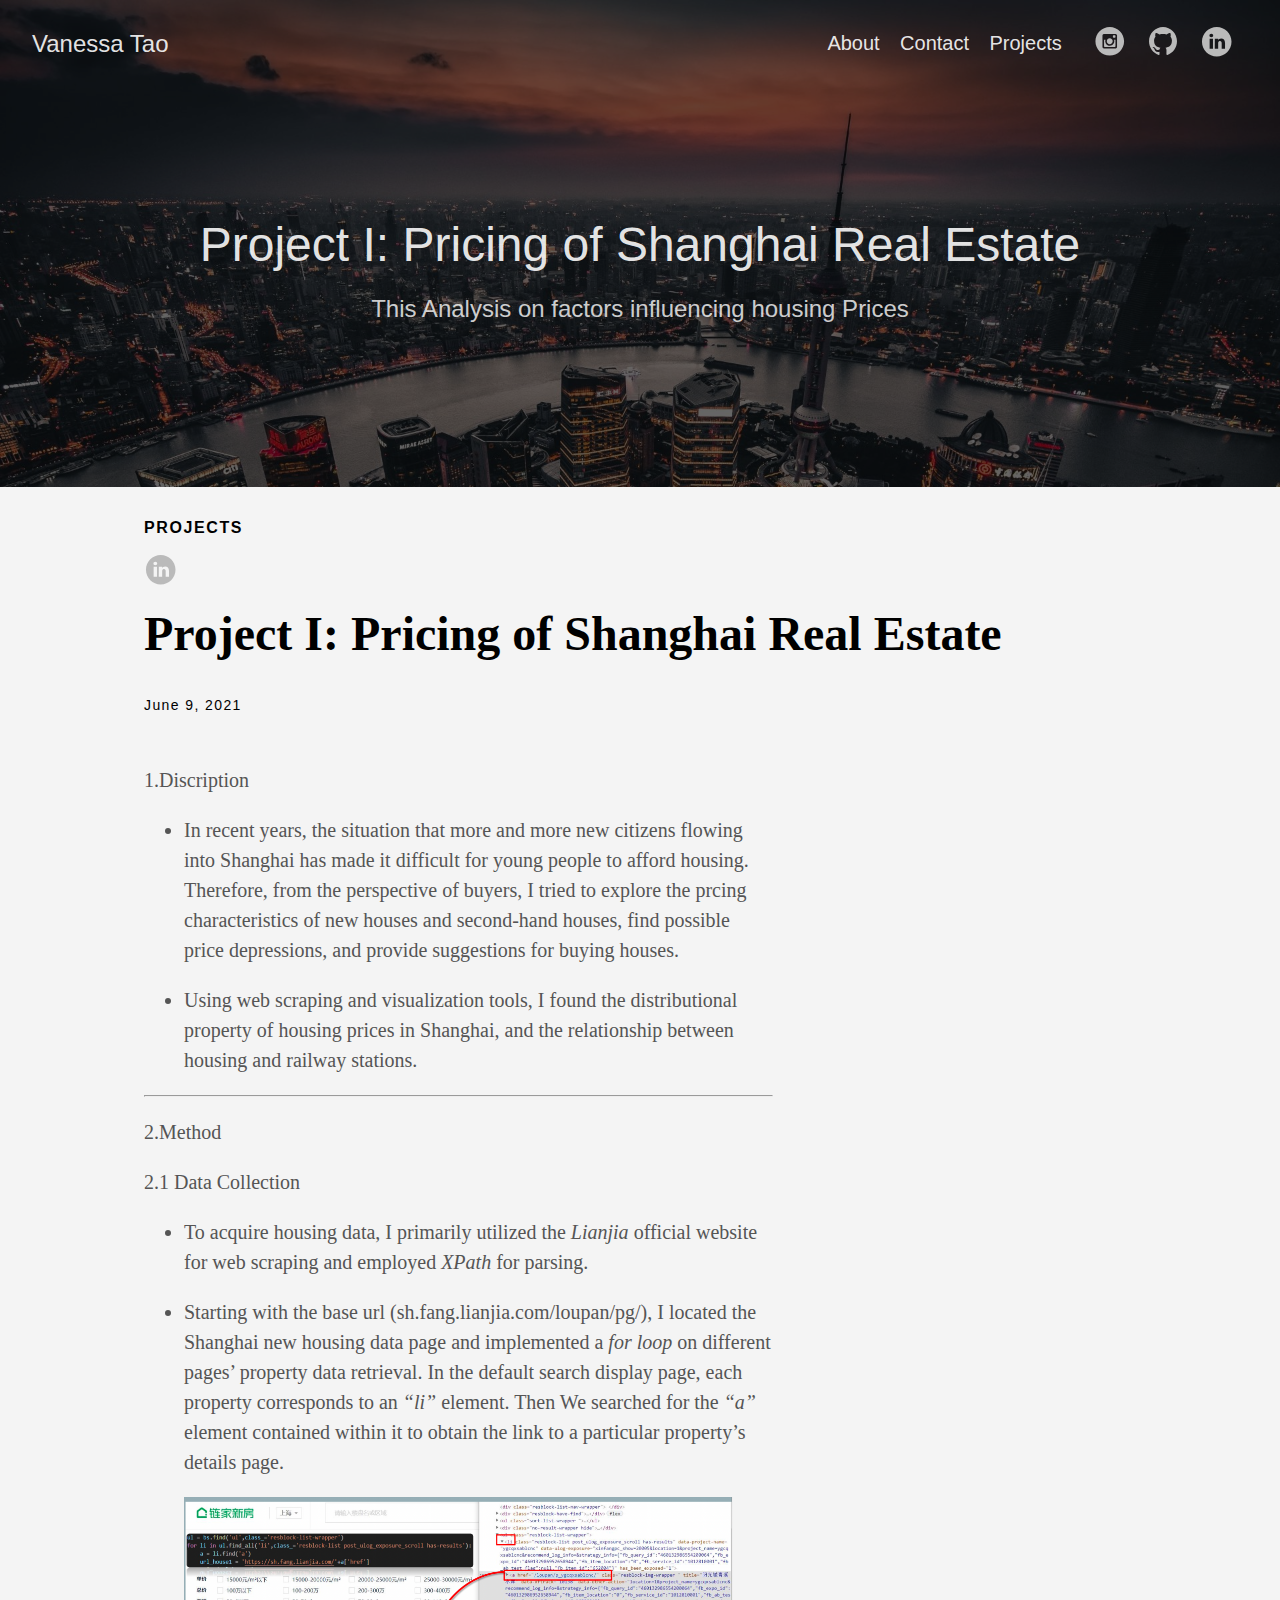
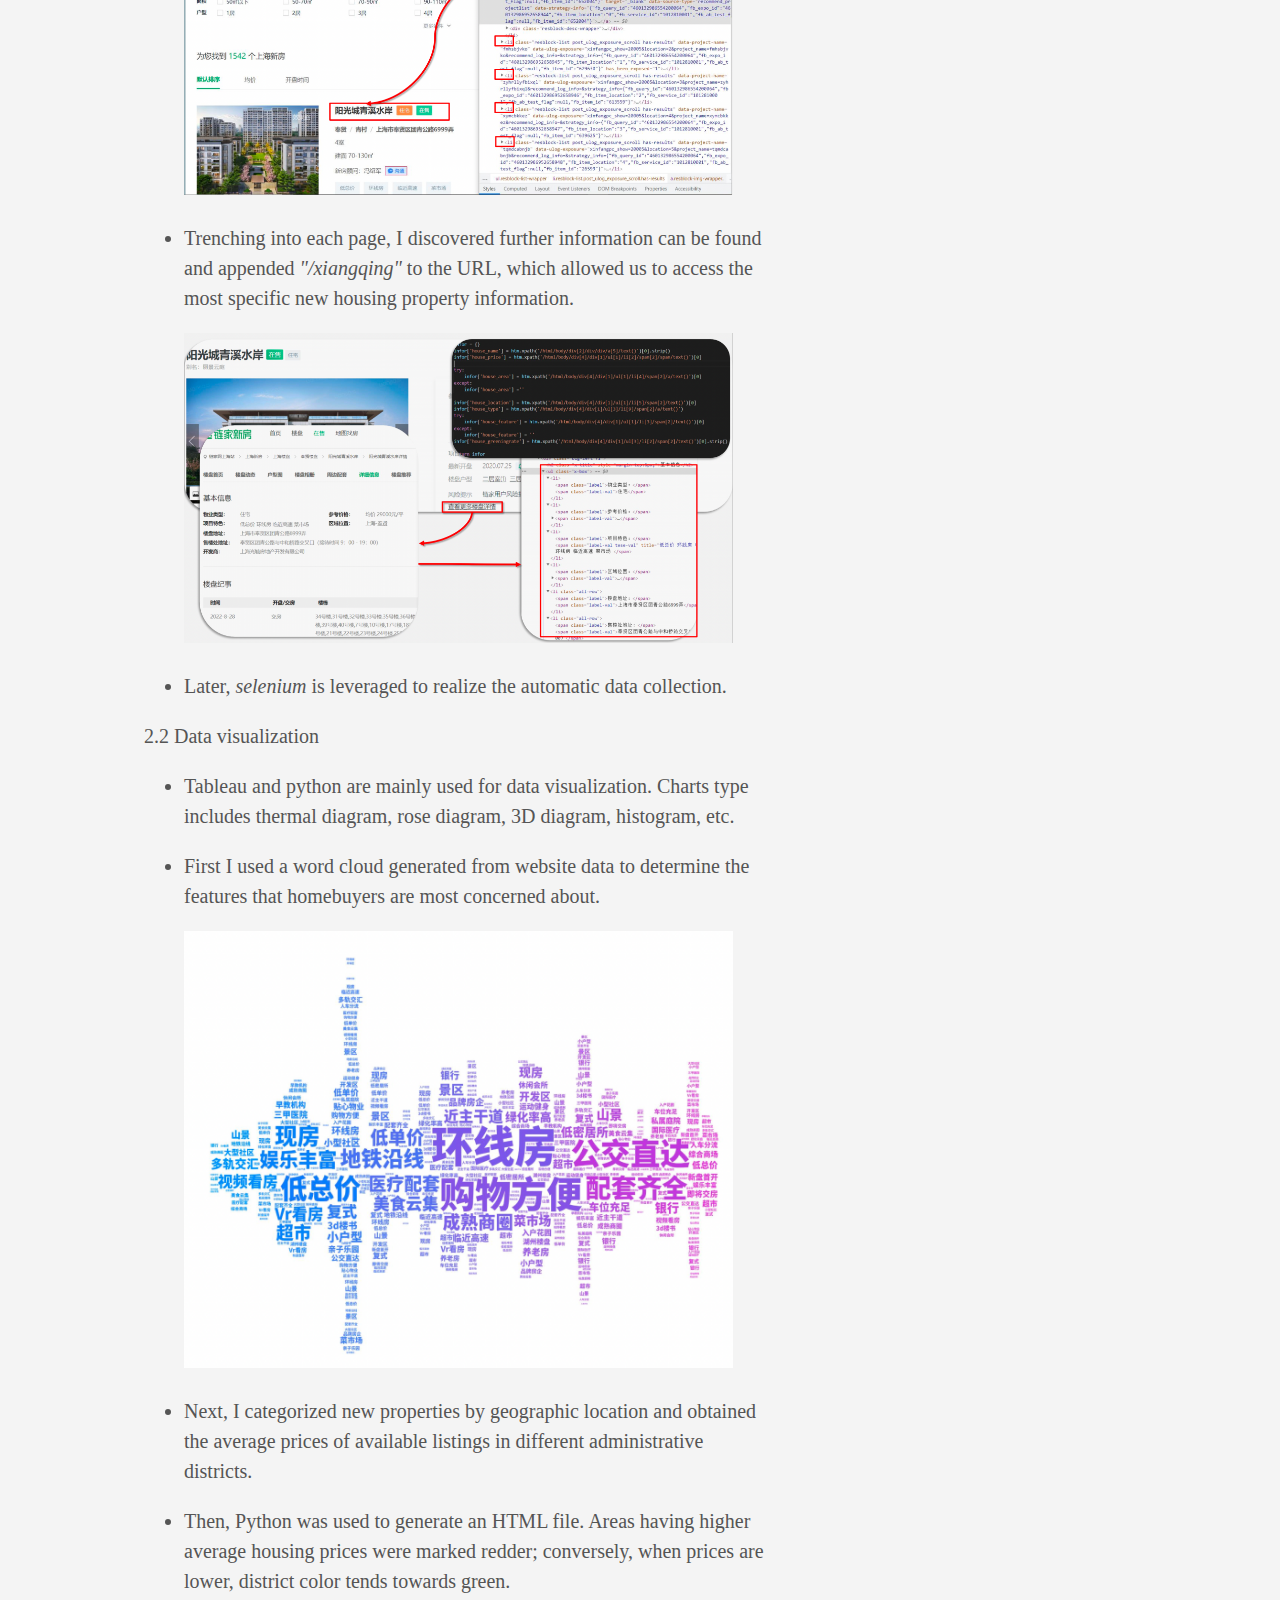
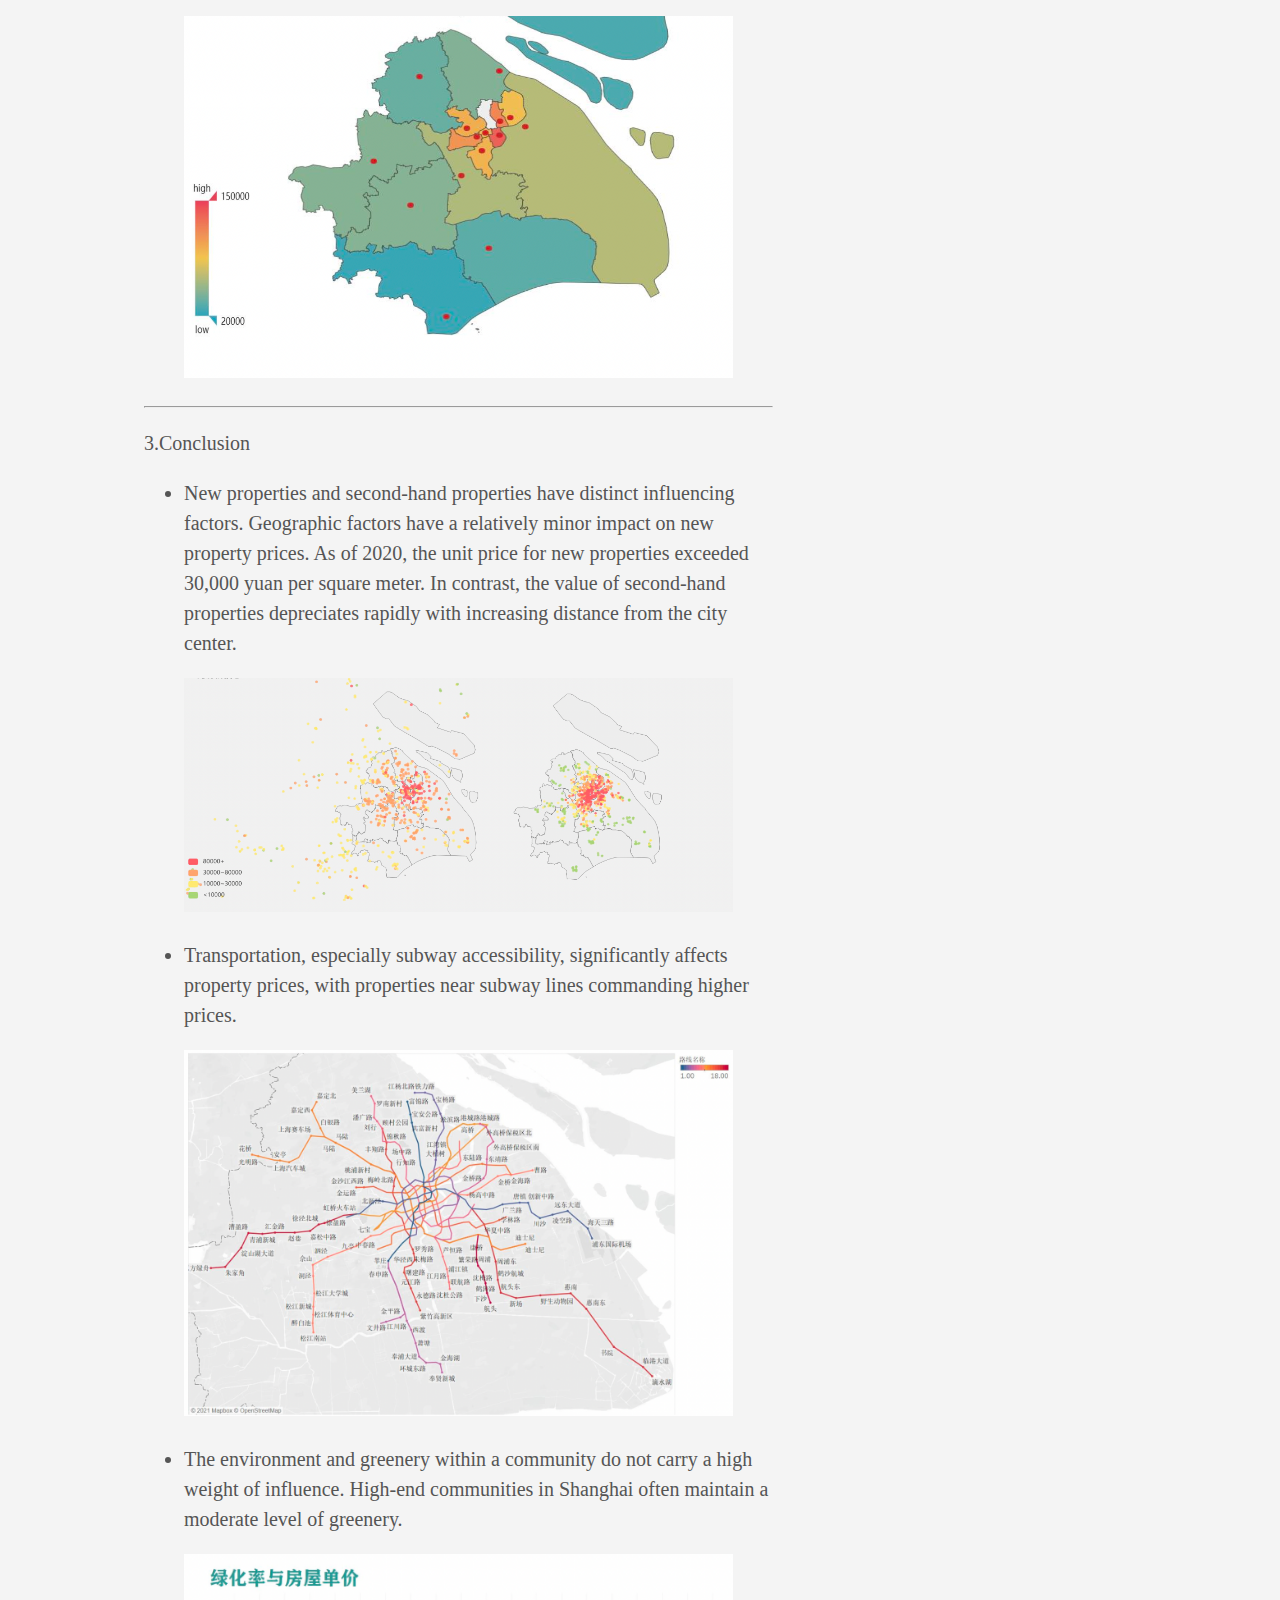
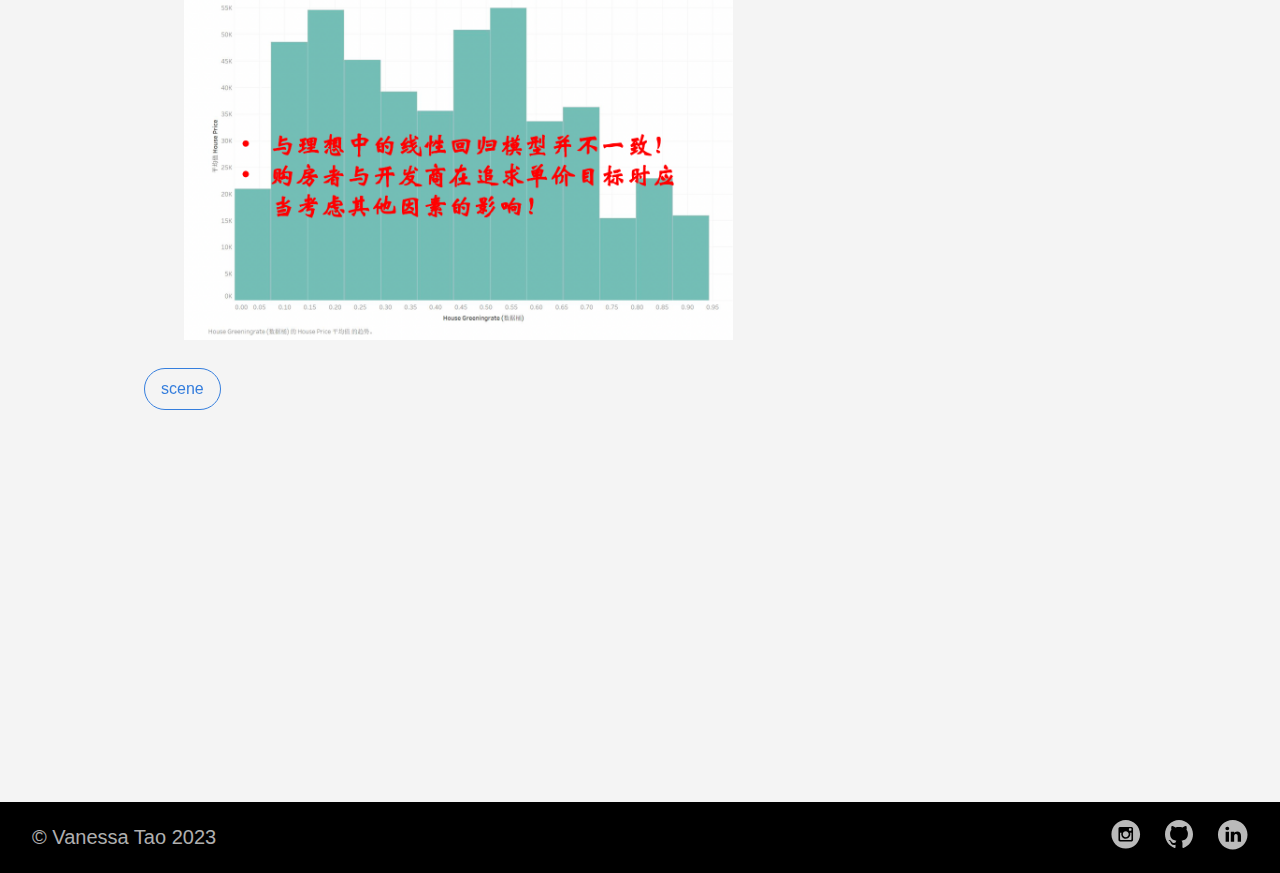
<file: post/project-1/index.html>
<!DOCTYPE html>
<html lang="en-us">
  <head>
    <meta charset="utf-8">
    <meta http-equiv="X-UA-Compatible" content="IE=edge,chrome=1">
    
    <title>Project I: Pricing of Shanghai Real Estate | Vanessa Tao</title>
    <meta name="viewport" content="width=device-width,minimum-scale=1">
    <meta name="description" content="This Analysis on factors influencing housing Prices">
    <meta name="generator" content="Hugo 0.102.2" />
    
    
    
    
      <meta name="robots" content="noindex, nofollow">
    

    
<link rel="stylesheet" href="https://vanessatao08.github.io/portfolios/ananke/css/main.min.css" >



    
    
    
      

    

    
    
    <meta property="og:title" content="Project I: Pricing of Shanghai Real Estate" />
<meta property="og:description" content="This Analysis on factors influencing housing Prices" />
<meta property="og:type" content="article" />
<meta property="og:url" content="https://vanessatao08.github.io/portfolios/post/project-1/" /><meta property="article:section" content="post" />
<meta property="article:published_time" content="2021-06-09T10:58:08-04:00" />
<meta property="article:modified_time" content="2021-06-09T10:58:08-04:00" /><meta property="og:site_name" content="Vanessa Tao" />

<meta itemprop="name" content="Project I: Pricing of Shanghai Real Estate">
<meta itemprop="description" content="This Analysis on factors influencing housing Prices"><meta itemprop="datePublished" content="2021-06-09T10:58:08-04:00" />
<meta itemprop="dateModified" content="2021-06-09T10:58:08-04:00" />
<meta itemprop="wordCount" content="383">
<meta itemprop="keywords" content="scene," /><meta name="twitter:card" content="summary"/>
<meta name="twitter:title" content="Project I: Pricing of Shanghai Real Estate"/>
<meta name="twitter:description" content="This Analysis on factors influencing housing Prices"/>

	
  </head>

  <body class="ma0 avenir bg-near-white">

    
   
  

  
  <header class="cover bg-top" style="background-image: url('https://vanessatao08.github.io/portfolios/images/Project1-0.jpeg');">
    <div class="bg-black-60">
      <nav class="pv3 ph3 ph4-ns" role="navigation">
  <div class="flex-l justify-between items-center center">
    <a href="https://vanessatao08.github.io/portfolios/" class="f3 fw2 hover-white no-underline white-90 dib">
      
        Vanessa Tao
      
    </a>
    <div class="flex-l items-center">
      

      
        <ul class="pl0 mr3">
          
          <li class="list f5 f4-ns fw4 dib pr3">
            <a class="hover-white no-underline white-90" href="https://vanessatao08.github.io/portfolios/about/" title="About page">
              About
            </a>
          </li>
          
          <li class="list f5 f4-ns fw4 dib pr3">
            <a class="hover-white no-underline white-90" href="https://vanessatao08.github.io/portfolios/contact/" title="Contact page">
              Contact
            </a>
          </li>
          
          <li class="list f5 f4-ns fw4 dib pr3">
            <a class="hover-white no-underline white-90" href="https://vanessatao08.github.io/portfolios/post/" title="Projects page">
              Projects
            </a>
          </li>
          
        </ul>
      
      
<div class="ananke-socials">
  
    
    <a href="https://www.instagram.com/van3ssa.ta08/" target="_blank" rel="noopener" class="instagram ananke-social-link link-transition stackoverflow link dib z-999 pt3 pt0-l mr1" title="Instagram link" aria-label="follow on Instagram——Opens in a new window">
      
        <span class="icon"><svg style="enable-background:new 0 0 67 67;" version="1.1" viewBox="0 0 67 67"  xml:space="preserve" xmlns="http://www.w3.org/2000/svg" xmlns:xlink="http://www.w3.org/1999/xlink"><path d="M42.271,26.578v-0.006c0.502,0,1.005,0.01,1.508-0.002  c0.646-0.017,1.172-0.57,1.172-1.217c0-0.963,0-1.927,0-2.89c0-0.691-0.547-1.24-1.236-1.241c-0.961,0-1.922-0.001-2.883,0  c-0.688,0.001-1.236,0.552-1.236,1.243c-0.001,0.955-0.004,1.91,0.003,2.865c0.001,0.143,0.028,0.291,0.073,0.426  c0.173,0.508,0.639,0.82,1.209,0.823C41.344,26.579,41.808,26.578,42.271,26.578z M33,27.817c-3.384-0.002-6.135,2.721-6.182,6.089  c-0.049,3.46,2.72,6.201,6.04,6.272c3.454,0.074,6.248-2.686,6.321-6.043C39.254,30.675,36.462,27.815,33,27.817z M21.046,31.116  v0.082c0,4.515-0.001,9.03,0,13.545c0,0.649,0.562,1.208,1.212,1.208c7.16,0.001,14.319,0.001,21.479,0  c0.656,0,1.215-0.557,1.215-1.212c0.001-4.509,0-9.02,0-13.528v-0.094h-2.912c0.411,1.313,0.537,2.651,0.376,4.014  c-0.161,1.363-0.601,2.631-1.316,3.803s-1.644,2.145-2.779,2.918c-2.944,2.006-6.821,2.182-9.946,0.428  c-1.579-0.885-2.819-2.12-3.685-3.713c-1.289-2.373-1.495-4.865-0.739-7.451C22.983,31.116,22.021,31.116,21.046,31.116z   M45.205,49.255c0.159-0.026,0.318-0.049,0.475-0.083c1.246-0.265,2.264-1.304,2.508-2.557c0.025-0.137,0.045-0.273,0.067-0.409  V21.794c-0.021-0.133-0.04-0.268-0.065-0.401c-0.268-1.367-1.396-2.428-2.78-2.618c-0.058-0.007-0.113-0.02-0.17-0.03H20.761  c-0.147,0.027-0.296,0.047-0.441,0.08c-1.352,0.308-2.352,1.396-2.545,2.766c-0.008,0.057-0.02,0.114-0.029,0.171V46.24  c0.028,0.154,0.05,0.311,0.085,0.465c0.299,1.322,1.427,2.347,2.77,2.52c0.064,0.008,0.13,0.021,0.195,0.03H45.205z M33,64  C16.432,64,3,50.569,3,34S16.432,4,33,4s30,13.431,30,30S49.568,64,33,64z" style="fill-rule:evenodd;clip-rule:evenodd;"/></svg>
</span>
      
<span class="new-window"><svg  height="8px"  style="enable-background:new 0 0 1000 1000;" version="1.1" viewBox="0 0 1000 1000"  xml:space="preserve" xmlns="http://www.w3.org/2000/svg" xmlns:xlink="http://www.w3.org/1999/xlink" >
<path d="M598 128h298v298h-86v-152l-418 418-60-60 418-418h-152v-86zM810 810v-298h86v298c0 46-40 86-86 86h-596c-48 0-86-40-86-86v-596c0-46 38-86 86-86h298v86h-298v596h596z" style="fill-rule:evenodd;clip-rule:evenodd;"/>
</svg>
</span></a>
  
    
    <a href="https://github.com/VanessaTao8" target="_blank" rel="noopener" class="github ananke-social-link link-transition stackoverflow link dib z-999 pt3 pt0-l mr1" title="GitHub link" aria-label="follow on GitHub——Opens in a new window">
      
        <span class="icon"><svg style="enable-background:new 0 0 512 512;" version="1.1" viewBox="0 0 512 512"  xml:space="preserve" xmlns="http://www.w3.org/2000/svg" xmlns:xlink="http://www.w3.org/1999/xlink" >
  <path d="M256,32C132.3,32,32,134.8,32,261.7c0,101.5,64.2,187.5,153.2,217.9c11.2,2.1,15.3-5,15.3-11.1   c0-5.5-0.2-19.9-0.3-39.1c-62.3,13.9-75.5-30.8-75.5-30.8c-10.2-26.5-24.9-33.6-24.9-33.6c-20.3-14.3,1.5-14,1.5-14   c22.5,1.6,34.3,23.7,34.3,23.7c20,35.1,52.4,25,65.2,19.1c2-14.8,7.8-25,14.2-30.7c-49.7-5.8-102-25.5-102-113.5   c0-25.1,8.7-45.6,23-61.6c-2.3-5.8-10-29.2,2.2-60.8c0,0,18.8-6.2,61.6,23.5c17.9-5.1,37-7.6,56.1-7.7c19,0.1,38.2,2.6,56.1,7.7   c42.8-29.7,61.5-23.5,61.5-23.5c12.2,31.6,4.5,55,2.2,60.8c14.3,16.1,23,36.6,23,61.6c0,88.2-52.4,107.6-102.3,113.3   c8,7.1,15.2,21.1,15.2,42.5c0,30.7-0.3,55.5-0.3,63c0,6.1,4,13.3,15.4,11C415.9,449.1,480,363.1,480,261.7   C480,134.8,379.7,32,256,32z"/>
</svg>
</span>
      
<span class="new-window"><svg  height="8px"  style="enable-background:new 0 0 1000 1000;" version="1.1" viewBox="0 0 1000 1000"  xml:space="preserve" xmlns="http://www.w3.org/2000/svg" xmlns:xlink="http://www.w3.org/1999/xlink" >
<path d="M598 128h298v298h-86v-152l-418 418-60-60 418-418h-152v-86zM810 810v-298h86v298c0 46-40 86-86 86h-596c-48 0-86-40-86-86v-596c0-46 38-86 86-86h298v86h-298v596h596z" style="fill-rule:evenodd;clip-rule:evenodd;"/>
</svg>
</span></a>
  
    
    <a href="https://www.linkedin.com/in/vanessa-t-9867391a1/" target="_blank" rel="noopener" class="linkedin ananke-social-link link-transition stackoverflow link dib z-999 pt3 pt0-l mr1" title="LinkedIn link" aria-label="follow on LinkedIn——Opens in a new window">
      
        <span class="icon"><svg style="enable-background:new 0 0 65 65;" version="1.1" viewBox="0 0 65 65"  xml:space="preserve" xmlns="http://www.w3.org/2000/svg" xmlns:xlink="http://www.w3.org/1999/xlink">
  <path d="M50.837,48.137V36.425c0-6.275-3.35-9.195-7.816-9.195  c-3.604,0-5.219,1.983-6.119,3.374V27.71h-6.79c0.09,1.917,0,20.427,0,20.427h6.79V36.729c0-0.609,0.044-1.219,0.224-1.655  c0.49-1.22,1.607-2.483,3.482-2.483c2.458,0,3.44,1.873,3.44,4.618v10.929H50.837z M22.959,24.922c2.367,0,3.842-1.57,3.842-3.531  c-0.044-2.003-1.475-3.528-3.797-3.528s-3.841,1.524-3.841,3.528c0,1.961,1.474,3.531,3.753,3.531H22.959z M34,64  C17.432,64,4,50.568,4,34C4,17.431,17.432,4,34,4s30,13.431,30,30C64,50.568,50.568,64,34,64z M26.354,48.137V27.71h-6.789v20.427  H26.354z" style="fill-rule:evenodd;clip-rule:evenodd;"/>
</svg>
</span>
      
<span class="new-window"><svg  height="8px"  style="enable-background:new 0 0 1000 1000;" version="1.1" viewBox="0 0 1000 1000"  xml:space="preserve" xmlns="http://www.w3.org/2000/svg" xmlns:xlink="http://www.w3.org/1999/xlink" >
<path d="M598 128h298v298h-86v-152l-418 418-60-60 418-418h-152v-86zM810 810v-298h86v298c0 46-40 86-86 86h-596c-48 0-86-40-86-86v-596c0-46 38-86 86-86h298v86h-298v596h596z" style="fill-rule:evenodd;clip-rule:evenodd;"/>
</svg>
</span></a>
  
</div>

    </div>
  </div>
</nav>

      <div class="tc-l pv6 ph3 ph4-ns">
        
          <div class="f2 f1-l fw2 white-90 mb0 lh-title">Project I: Pricing of Shanghai Real Estate</div>
          
            <div class="fw1 f5 f3-l white-80 measure-wide-l center lh-copy mt3 mb4">
              This Analysis on factors influencing housing Prices
            </div>
          
        
      </div>
    </div>
  </header>



    <main class="pb7" role="main">
      
  
  <article class="flex-l flex-wrap justify-between mw8 center ph3">
    <header class="mt4 w-100">
      <aside class="instapaper_ignoref b helvetica tracked">
          
        PROJECTS
      </aside>
      










  <div id="sharing" class="mt3 ananke-socials">
    
      
      <a href="https://www.linkedin.com/shareArticle?mini=true&amp;url=https://vanessatao08.github.io/portfolios/post/project-1/&amp;title=Project%20I:%20Pricing%20of%20Shanghai%20Real%20Estate" class="ananke-social-link linkedin no-underline" aria-label="share on LinkedIn">
        
        <span class="icon"> <svg style="enable-background:new 0 0 65 65;" version="1.1" viewBox="0 0 65 65"  xml:space="preserve" xmlns="http://www.w3.org/2000/svg" xmlns:xlink="http://www.w3.org/1999/xlink">
  <path d="M50.837,48.137V36.425c0-6.275-3.35-9.195-7.816-9.195  c-3.604,0-5.219,1.983-6.119,3.374V27.71h-6.79c0.09,1.917,0,20.427,0,20.427h6.79V36.729c0-0.609,0.044-1.219,0.224-1.655  c0.49-1.22,1.607-2.483,3.482-2.483c2.458,0,3.44,1.873,3.44,4.618v10.929H50.837z M22.959,24.922c2.367,0,3.842-1.57,3.842-3.531  c-0.044-2.003-1.475-3.528-3.797-3.528s-3.841,1.524-3.841,3.528c0,1.961,1.474,3.531,3.753,3.531H22.959z M34,64  C17.432,64,4,50.568,4,34C4,17.431,17.432,4,34,4s30,13.431,30,30C64,50.568,50.568,64,34,64z M26.354,48.137V27.71h-6.789v20.427  H26.354z" style="fill-rule:evenodd;clip-rule:evenodd;"/>
</svg>
</span>
        
      </a>
    
  </div>


      <h1 class="f1 athelas mt3 mb1">Project I: Pricing of Shanghai Real Estate</h1>
      
      
      
      <time class="f6 mv4 dib tracked" datetime="2021-06-09T10:58:08-04:00">June 9, 2021</time>
      

      
      
    </header>
    <div class="nested-copy-line-height lh-copy serif f4 nested-links mid-gray pr4-l w-two-thirds-l"><p>1.Discription</p>
<ul>
<li>
<p>In recent years, the situation that more and more new citizens flowing into Shanghai has made it difficult for young people to afford housing. Therefore, from the perspective of buyers, I tried to explore the prcing characteristics of new houses and second-hand houses, find possible price depressions, and provide suggestions for buying houses.</p>
</li>
<li>
<p>Using web scraping and visualization tools, I found the distributional property of housing prices in Shanghai, and the relationship between housing and railway stations.</p>
</li>
</ul>
<hr>
<p>2.Method</p>
<p>2.1 Data Collection</p>
<ul>
<li>
<p>To acquire housing data, I primarily utilized the <em>Lianjia</em> official website for web scraping and employed <em>XPath</em> for parsing.</p>
</li>
<li>
<p>Starting with the base url (sh.fang.lianjia.com/loupan/pg/), I located the Shanghai new housing data page and implemented a  <em>for loop</em> on different pages&rsquo; property data retrieval. In the default search display page, each property corresponds to an <em>&ldquo;li&rdquo;</em> element.  <!-- raw HTML omitted -->Then We searched for the <em>&ldquo;a&rdquo;</em> element contained within it to obtain the link to a particular property&rsquo;s details page.</p>
</li>
</ul>
<figure><img src="https://vanessatao08.github.io/portfolios/images/Project1-1.png"/>
</figure>

<ul>
<li>Trenching into each page, I discovered further information can be found and appended <em>&quot;/xiangqing&quot;</em> to the URL, which allowed us to access the most specific new housing property information.</li>
</ul>
<figure><img src="https://vanessatao08.github.io/portfolios/images/Project1-2.png"/>
</figure>

<ul>
<li>Later, <em>selenium</em> is leveraged to realize the automatic data collection.</li>
</ul>
<p>2.2 Data visualization</p>
<ul>
<li>
<p>Tableau and python are mainly used for data visualization. Charts type includes thermal diagram, rose diagram, 3D diagram, histogram, etc.</p>
</li>
<li>
<p>First I used a word cloud generated from website data to determine the features that homebuyers are most concerned about.</p>
</li>
</ul>
<figure><img src="https://vanessatao08.github.io/portfolios/images/Project1-3.png"/>
</figure>

<ul>
<li>
<p>Next, I categorized new properties by geographic location and obtained the average prices of available listings in different administrative districts.</p>
</li>
<li>
<p>Then, Python was used to generate an HTML file. Areas having higher average housing prices were marked redder; conversely, when prices are lower, district color tends towards green.</p>
</li>
</ul>
<figure><img src="https://vanessatao08.github.io/portfolios/images/Project1-4.png"/>
</figure>

<hr>
<p>3.Conclusion</p>
<ul>
<li>New properties and second-hand properties have distinct influencing factors. Geographic factors have a relatively minor impact on new property prices. As of 2020, the unit price for new properties exceeded 30,000 yuan per square meter. In contrast, the value of second-hand properties depreciates rapidly with increasing distance from the city center.</li>
</ul>
<figure><img src="https://vanessatao08.github.io/portfolios/images/Project1-6.png"/>
</figure>

<ul>
<li>Transportation, especially subway accessibility, significantly affects property prices, with properties near subway lines commanding higher prices.</li>
</ul>
<figure><img src="https://vanessatao08.github.io/portfolios/images/Project1-7.png"/>
</figure>

<ul>
<li>The environment and greenery within a community do not carry a high weight of influence. High-end communities in Shanghai often maintain a moderate level of greenery.</li>
</ul>
<figure><img src="https://vanessatao08.github.io/portfolios/images/Project1-5.png"/>
</figure>

<ul class="pa0">
  
   <li class="list di">
     <a href="https://vanessatao08.github.io/portfolios/tags/scene/" class="link f5 grow no-underline br-pill ba ph3 pv2 mb2 dib black sans-serif">scene</a>
   </li>
  
</ul>
<div class="mt6 instapaper_ignoref">
      
      
      </div>
    </div>

    <aside class="w-30-l mt6-l">




</aside>

  </article>

    </main>
    <footer class="bg-black bottom-0 w-100 pa3" role="contentinfo">
  <div class="flex justify-between">
  <a class="f4 fw4 hover-white no-underline white-70 dn dib-ns pv2 ph3" href="https://vanessatao08.github.io/portfolios/" >
    &copy;  Vanessa Tao 2023 
  </a>
    <div>
<div class="ananke-socials">
  
    
    <a href="https://www.instagram.com/van3ssa.ta08/" target="_blank" rel="noopener" class="instagram ananke-social-link link-transition stackoverflow link dib z-999 pt3 pt0-l mr1" title="Instagram link" aria-label="follow on Instagram——Opens in a new window">
      
        <span class="icon"><svg style="enable-background:new 0 0 67 67;" version="1.1" viewBox="0 0 67 67"  xml:space="preserve" xmlns="http://www.w3.org/2000/svg" xmlns:xlink="http://www.w3.org/1999/xlink"><path d="M42.271,26.578v-0.006c0.502,0,1.005,0.01,1.508-0.002  c0.646-0.017,1.172-0.57,1.172-1.217c0-0.963,0-1.927,0-2.89c0-0.691-0.547-1.24-1.236-1.241c-0.961,0-1.922-0.001-2.883,0  c-0.688,0.001-1.236,0.552-1.236,1.243c-0.001,0.955-0.004,1.91,0.003,2.865c0.001,0.143,0.028,0.291,0.073,0.426  c0.173,0.508,0.639,0.82,1.209,0.823C41.344,26.579,41.808,26.578,42.271,26.578z M33,27.817c-3.384-0.002-6.135,2.721-6.182,6.089  c-0.049,3.46,2.72,6.201,6.04,6.272c3.454,0.074,6.248-2.686,6.321-6.043C39.254,30.675,36.462,27.815,33,27.817z M21.046,31.116  v0.082c0,4.515-0.001,9.03,0,13.545c0,0.649,0.562,1.208,1.212,1.208c7.16,0.001,14.319,0.001,21.479,0  c0.656,0,1.215-0.557,1.215-1.212c0.001-4.509,0-9.02,0-13.528v-0.094h-2.912c0.411,1.313,0.537,2.651,0.376,4.014  c-0.161,1.363-0.601,2.631-1.316,3.803s-1.644,2.145-2.779,2.918c-2.944,2.006-6.821,2.182-9.946,0.428  c-1.579-0.885-2.819-2.12-3.685-3.713c-1.289-2.373-1.495-4.865-0.739-7.451C22.983,31.116,22.021,31.116,21.046,31.116z   M45.205,49.255c0.159-0.026,0.318-0.049,0.475-0.083c1.246-0.265,2.264-1.304,2.508-2.557c0.025-0.137,0.045-0.273,0.067-0.409  V21.794c-0.021-0.133-0.04-0.268-0.065-0.401c-0.268-1.367-1.396-2.428-2.78-2.618c-0.058-0.007-0.113-0.02-0.17-0.03H20.761  c-0.147,0.027-0.296,0.047-0.441,0.08c-1.352,0.308-2.352,1.396-2.545,2.766c-0.008,0.057-0.02,0.114-0.029,0.171V46.24  c0.028,0.154,0.05,0.311,0.085,0.465c0.299,1.322,1.427,2.347,2.77,2.52c0.064,0.008,0.13,0.021,0.195,0.03H45.205z M33,64  C16.432,64,3,50.569,3,34S16.432,4,33,4s30,13.431,30,30S49.568,64,33,64z" style="fill-rule:evenodd;clip-rule:evenodd;"/></svg>
</span>
      
<span class="new-window"><svg  height="8px"  style="enable-background:new 0 0 1000 1000;" version="1.1" viewBox="0 0 1000 1000"  xml:space="preserve" xmlns="http://www.w3.org/2000/svg" xmlns:xlink="http://www.w3.org/1999/xlink" >
<path d="M598 128h298v298h-86v-152l-418 418-60-60 418-418h-152v-86zM810 810v-298h86v298c0 46-40 86-86 86h-596c-48 0-86-40-86-86v-596c0-46 38-86 86-86h298v86h-298v596h596z" style="fill-rule:evenodd;clip-rule:evenodd;"/>
</svg>
</span></a>
  
    
    <a href="https://github.com/VanessaTao8" target="_blank" rel="noopener" class="github ananke-social-link link-transition stackoverflow link dib z-999 pt3 pt0-l mr1" title="GitHub link" aria-label="follow on GitHub——Opens in a new window">
      
        <span class="icon"><svg style="enable-background:new 0 0 512 512;" version="1.1" viewBox="0 0 512 512"  xml:space="preserve" xmlns="http://www.w3.org/2000/svg" xmlns:xlink="http://www.w3.org/1999/xlink" >
  <path d="M256,32C132.3,32,32,134.8,32,261.7c0,101.5,64.2,187.5,153.2,217.9c11.2,2.1,15.3-5,15.3-11.1   c0-5.5-0.2-19.9-0.3-39.1c-62.3,13.9-75.5-30.8-75.5-30.8c-10.2-26.5-24.9-33.6-24.9-33.6c-20.3-14.3,1.5-14,1.5-14   c22.5,1.6,34.3,23.7,34.3,23.7c20,35.1,52.4,25,65.2,19.1c2-14.8,7.8-25,14.2-30.7c-49.7-5.8-102-25.5-102-113.5   c0-25.1,8.7-45.6,23-61.6c-2.3-5.8-10-29.2,2.2-60.8c0,0,18.8-6.2,61.6,23.5c17.9-5.1,37-7.6,56.1-7.7c19,0.1,38.2,2.6,56.1,7.7   c42.8-29.7,61.5-23.5,61.5-23.5c12.2,31.6,4.5,55,2.2,60.8c14.3,16.1,23,36.6,23,61.6c0,88.2-52.4,107.6-102.3,113.3   c8,7.1,15.2,21.1,15.2,42.5c0,30.7-0.3,55.5-0.3,63c0,6.1,4,13.3,15.4,11C415.9,449.1,480,363.1,480,261.7   C480,134.8,379.7,32,256,32z"/>
</svg>
</span>
      
<span class="new-window"><svg  height="8px"  style="enable-background:new 0 0 1000 1000;" version="1.1" viewBox="0 0 1000 1000"  xml:space="preserve" xmlns="http://www.w3.org/2000/svg" xmlns:xlink="http://www.w3.org/1999/xlink" >
<path d="M598 128h298v298h-86v-152l-418 418-60-60 418-418h-152v-86zM810 810v-298h86v298c0 46-40 86-86 86h-596c-48 0-86-40-86-86v-596c0-46 38-86 86-86h298v86h-298v596h596z" style="fill-rule:evenodd;clip-rule:evenodd;"/>
</svg>
</span></a>
  
    
    <a href="https://www.linkedin.com/in/vanessa-t-9867391a1/" target="_blank" rel="noopener" class="linkedin ananke-social-link link-transition stackoverflow link dib z-999 pt3 pt0-l mr1" title="LinkedIn link" aria-label="follow on LinkedIn——Opens in a new window">
      
        <span class="icon"><svg style="enable-background:new 0 0 65 65;" version="1.1" viewBox="0 0 65 65"  xml:space="preserve" xmlns="http://www.w3.org/2000/svg" xmlns:xlink="http://www.w3.org/1999/xlink">
  <path d="M50.837,48.137V36.425c0-6.275-3.35-9.195-7.816-9.195  c-3.604,0-5.219,1.983-6.119,3.374V27.71h-6.79c0.09,1.917,0,20.427,0,20.427h6.79V36.729c0-0.609,0.044-1.219,0.224-1.655  c0.49-1.22,1.607-2.483,3.482-2.483c2.458,0,3.44,1.873,3.44,4.618v10.929H50.837z M22.959,24.922c2.367,0,3.842-1.57,3.842-3.531  c-0.044-2.003-1.475-3.528-3.797-3.528s-3.841,1.524-3.841,3.528c0,1.961,1.474,3.531,3.753,3.531H22.959z M34,64  C17.432,64,4,50.568,4,34C4,17.431,17.432,4,34,4s30,13.431,30,30C64,50.568,50.568,64,34,64z M26.354,48.137V27.71h-6.789v20.427  H26.354z" style="fill-rule:evenodd;clip-rule:evenodd;"/>
</svg>
</span>
      
<span class="new-window"><svg  height="8px"  style="enable-background:new 0 0 1000 1000;" version="1.1" viewBox="0 0 1000 1000"  xml:space="preserve" xmlns="http://www.w3.org/2000/svg" xmlns:xlink="http://www.w3.org/1999/xlink" >
<path d="M598 128h298v298h-86v-152l-418 418-60-60 418-418h-152v-86zM810 810v-298h86v298c0 46-40 86-86 86h-596c-48 0-86-40-86-86v-596c0-46 38-86 86-86h298v86h-298v596h596z" style="fill-rule:evenodd;clip-rule:evenodd;"/>
</svg>
</span></a>
  
</div>
</div>
  </div>
</footer>

  </body>
</html>
</file>
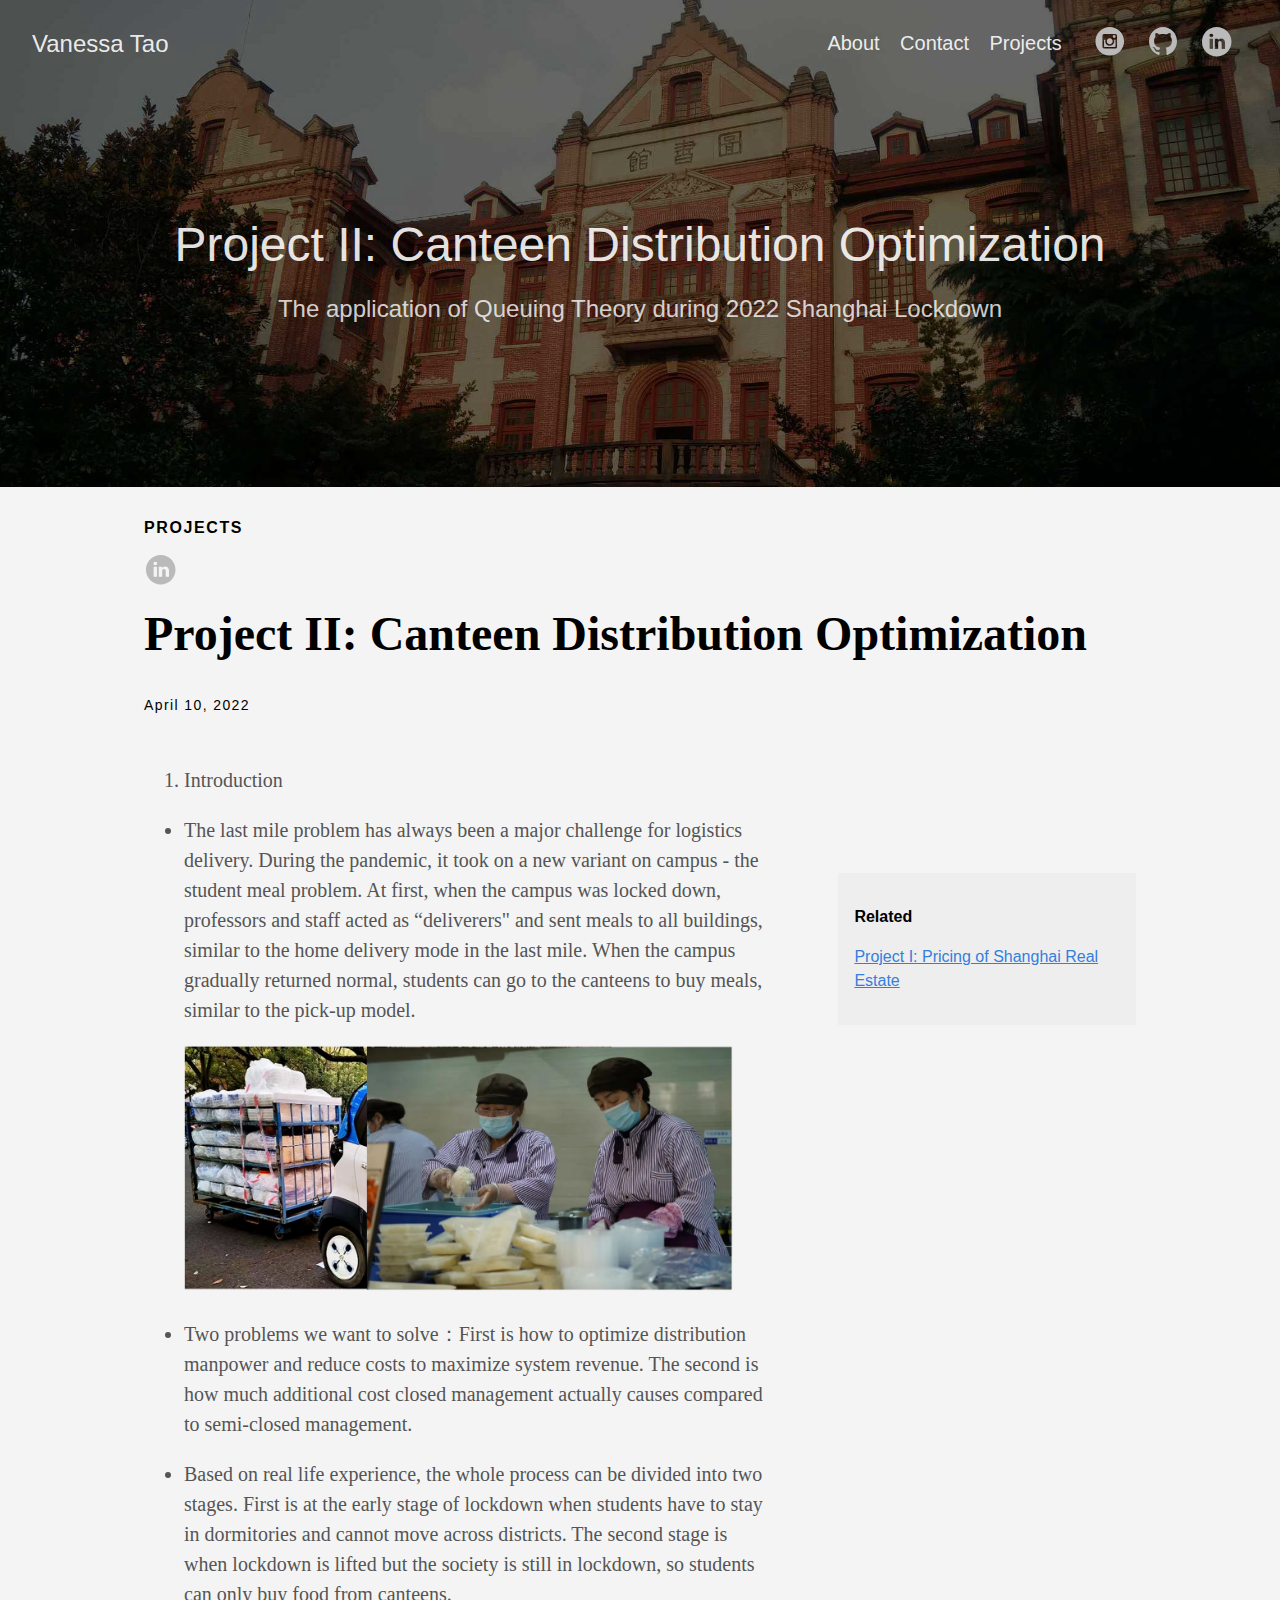
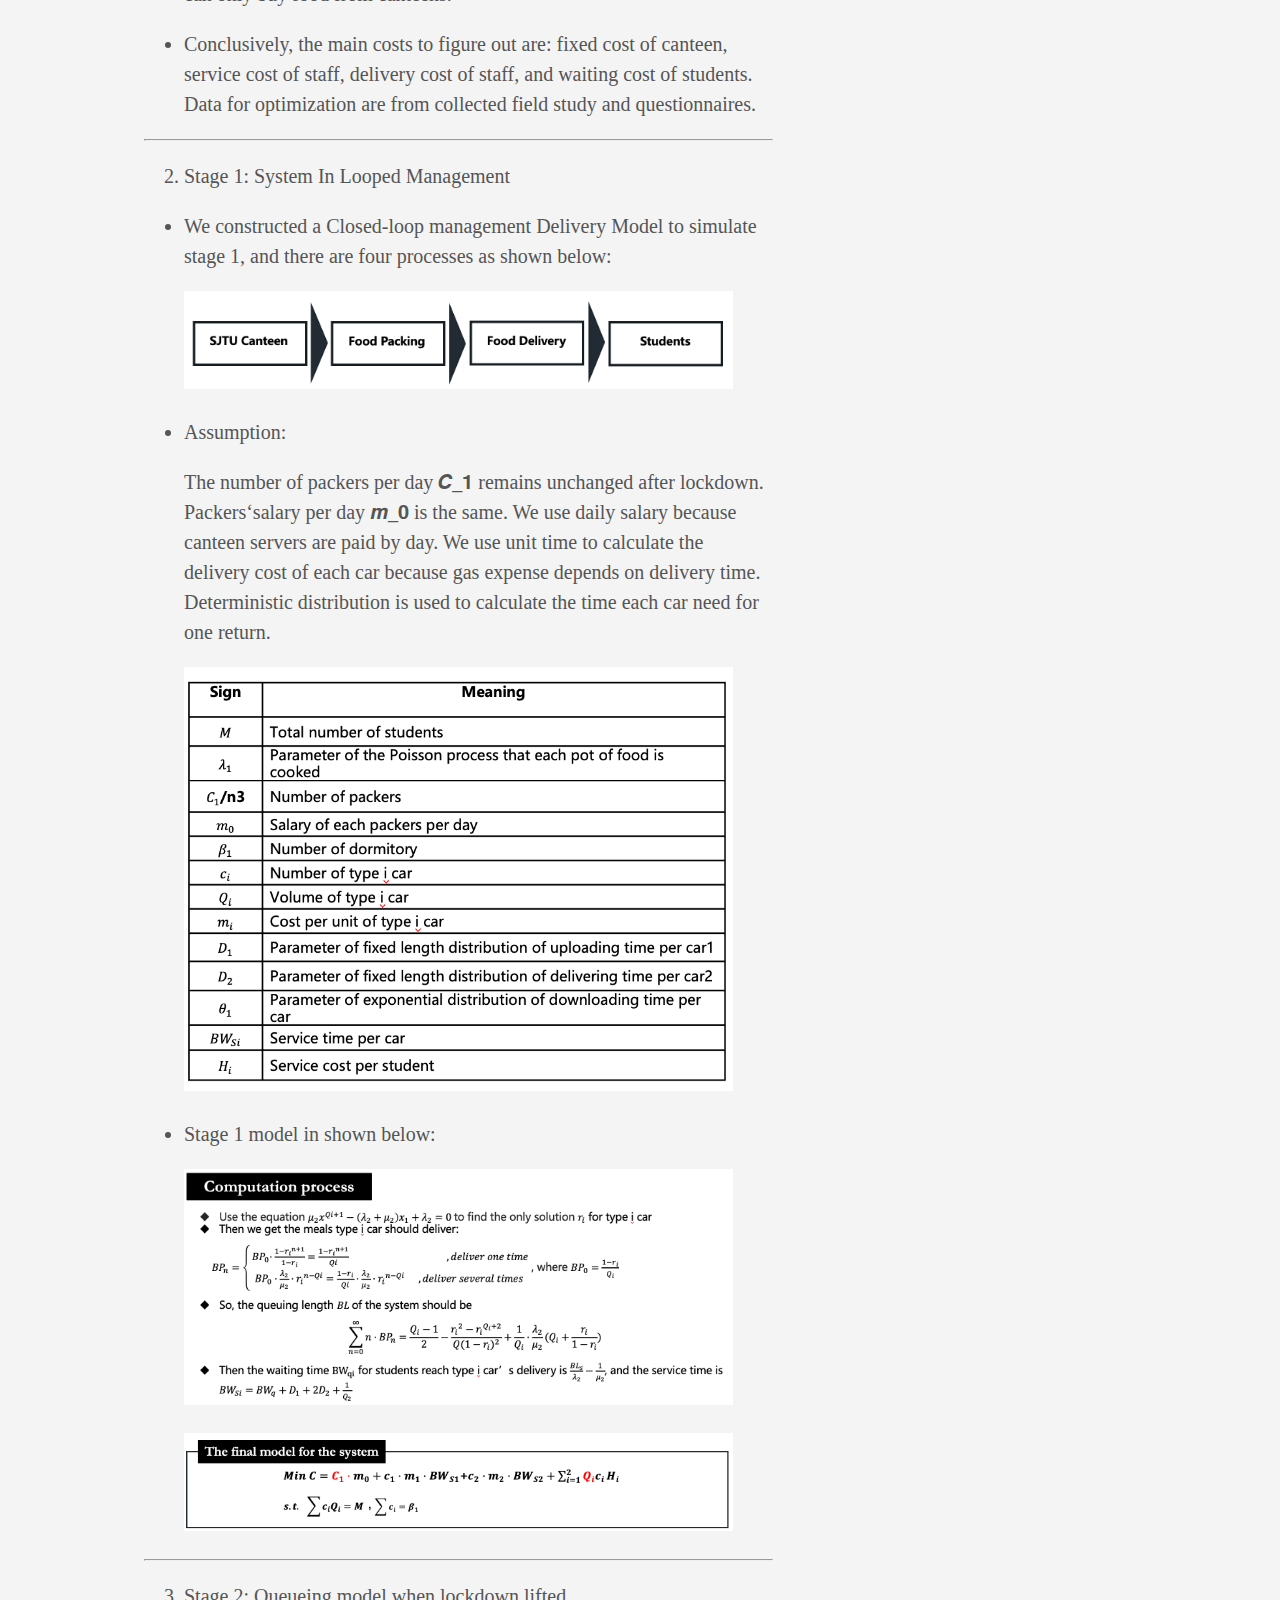
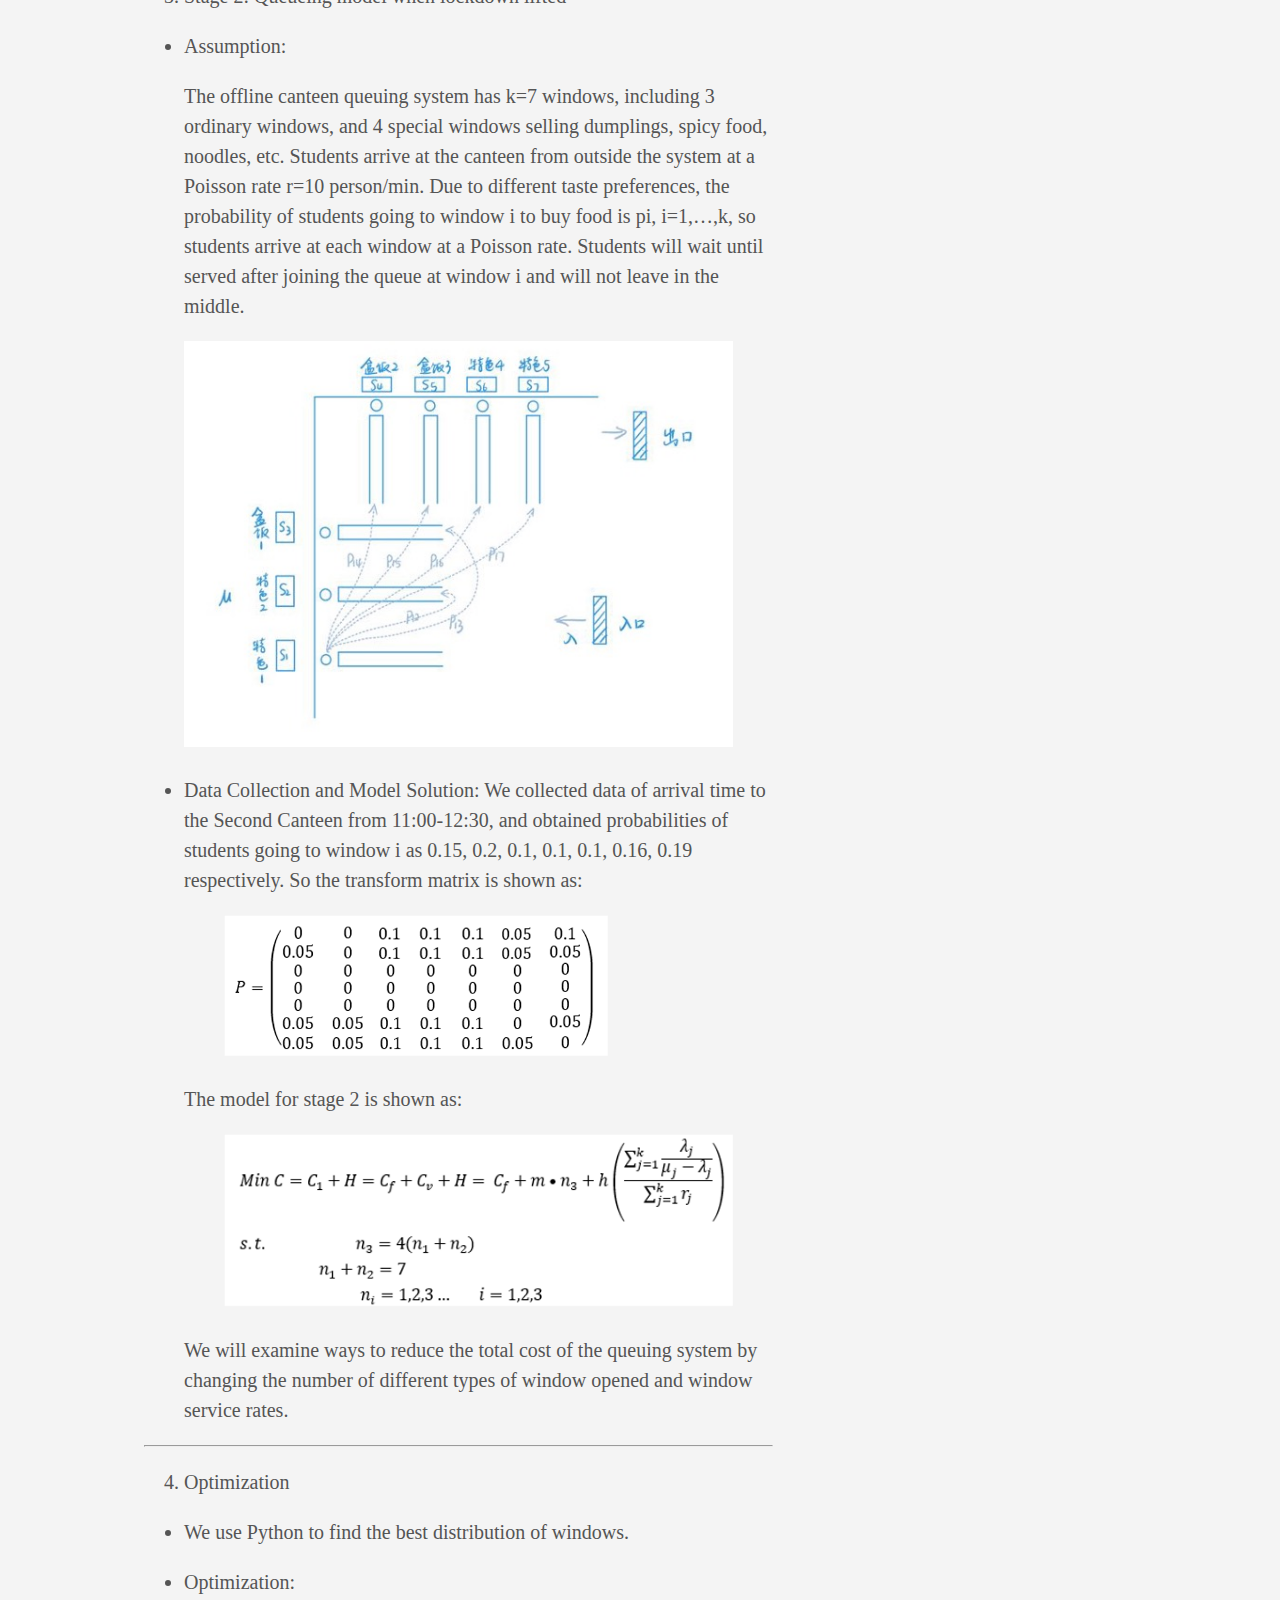
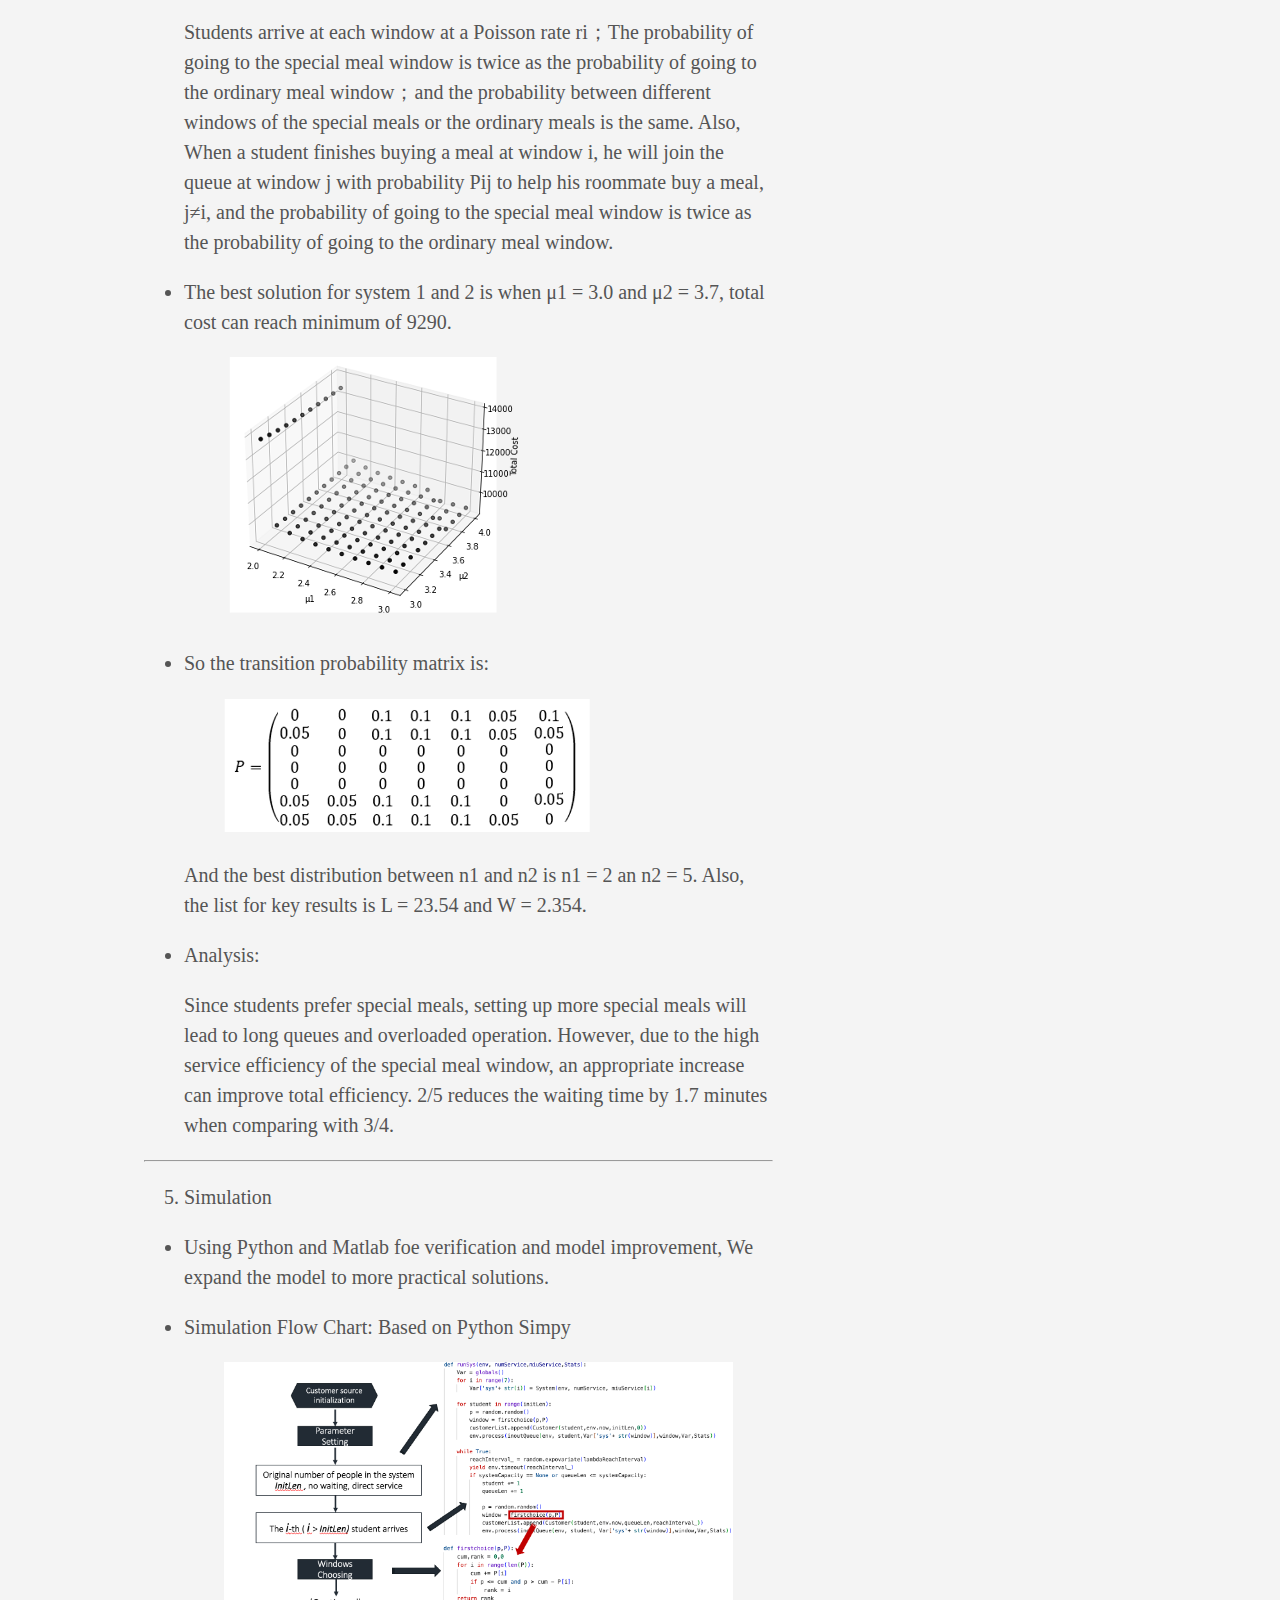
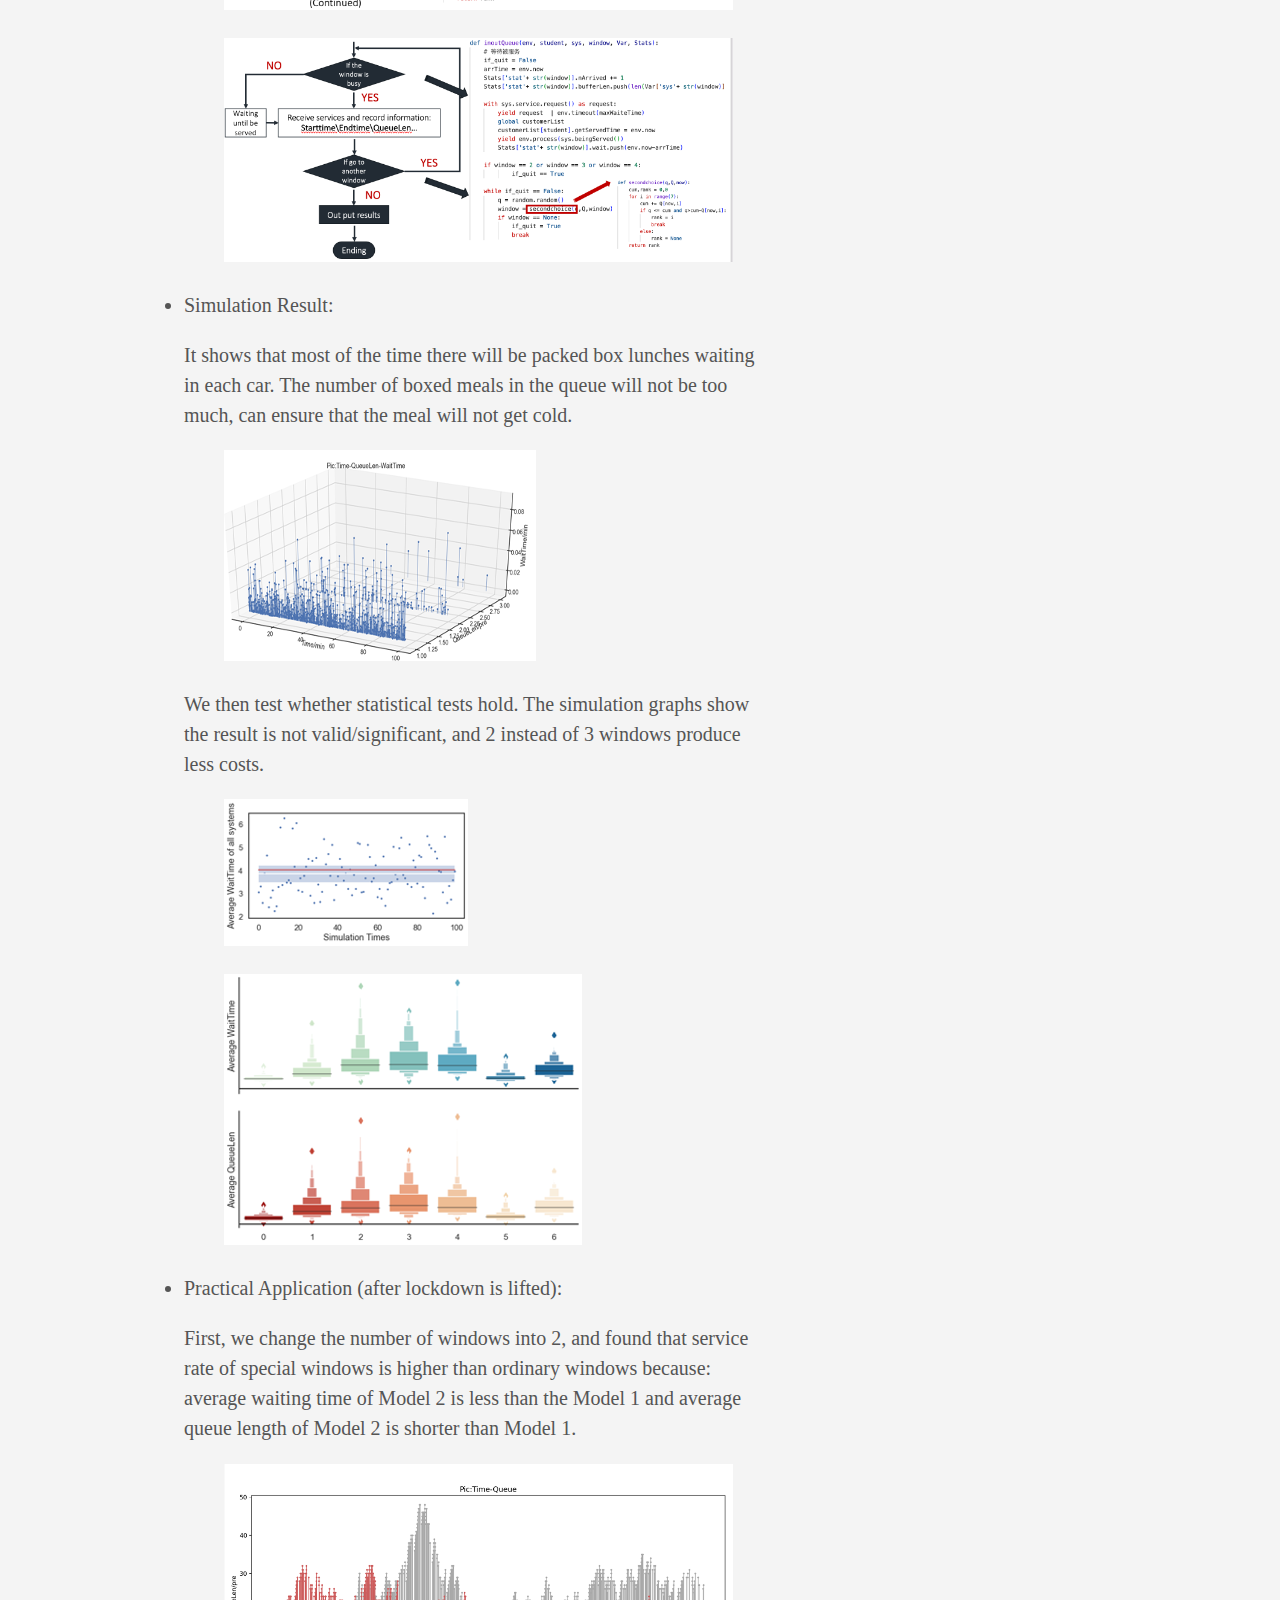
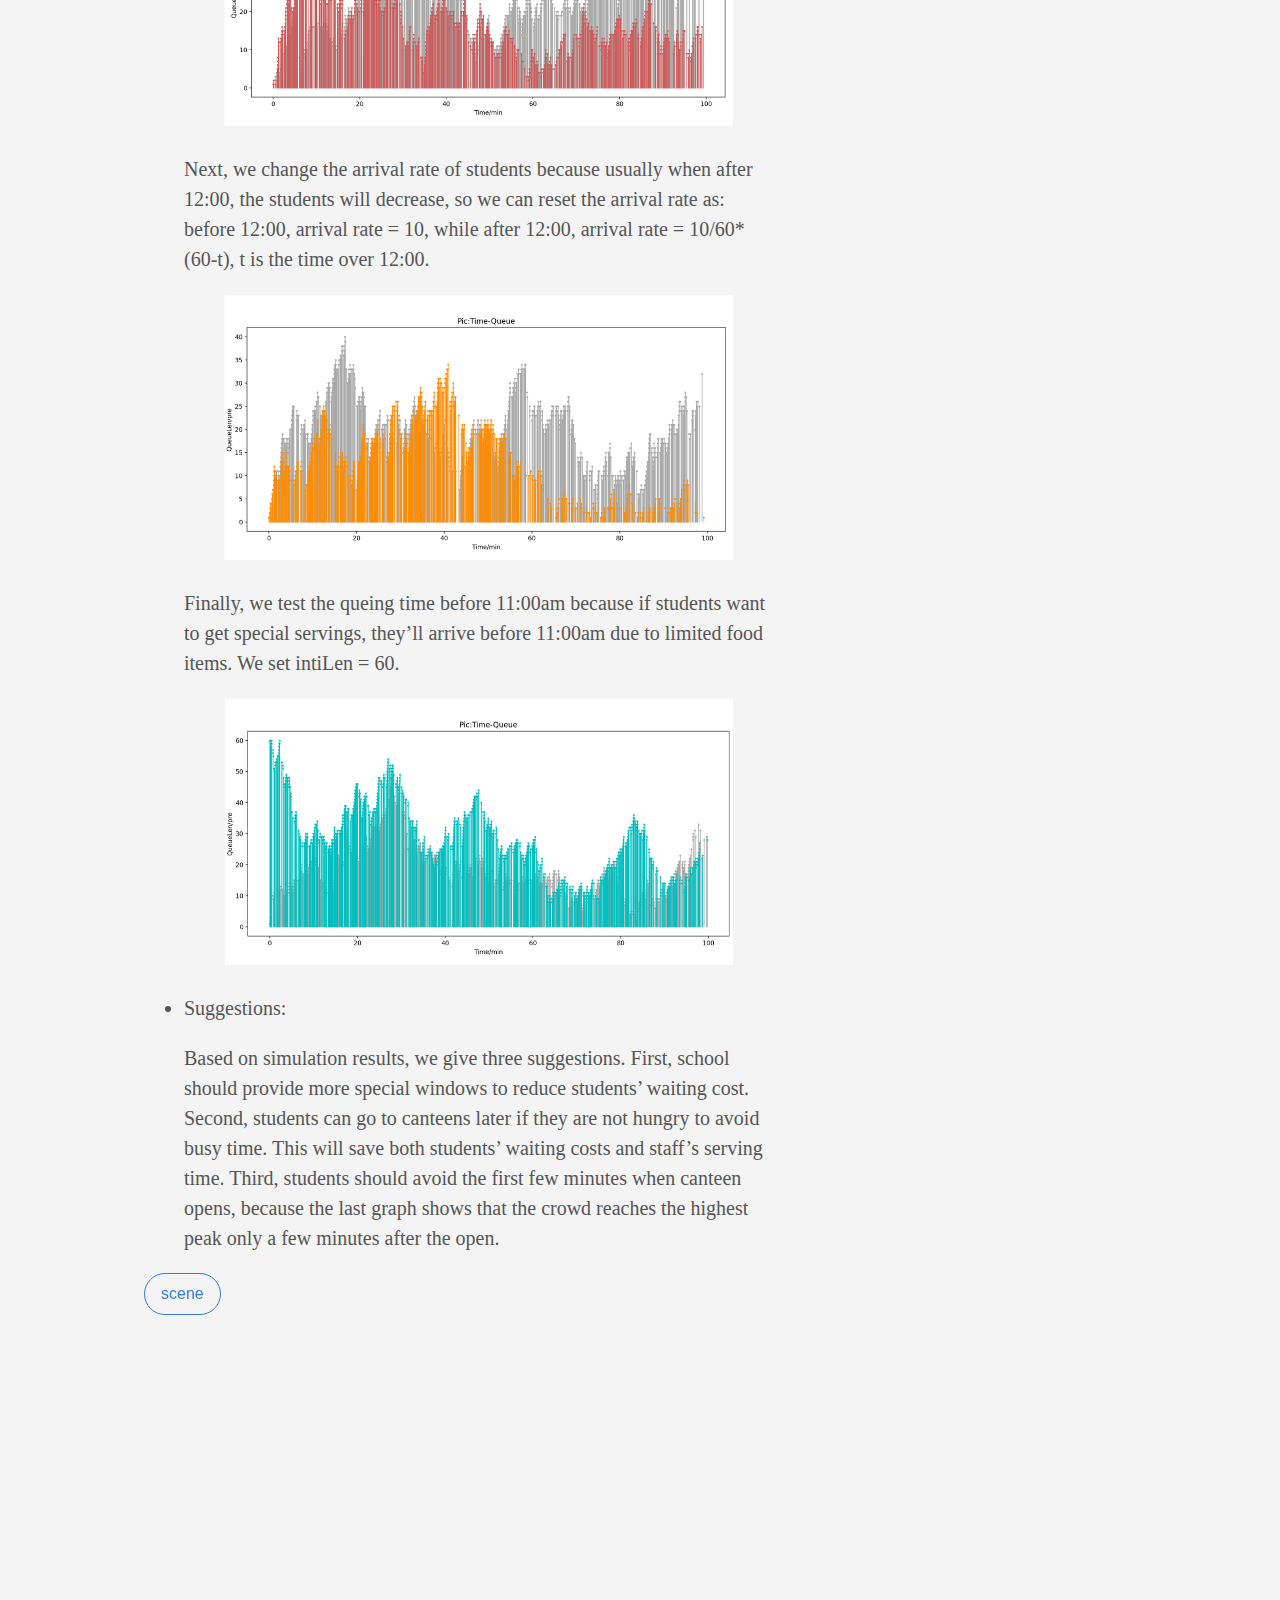
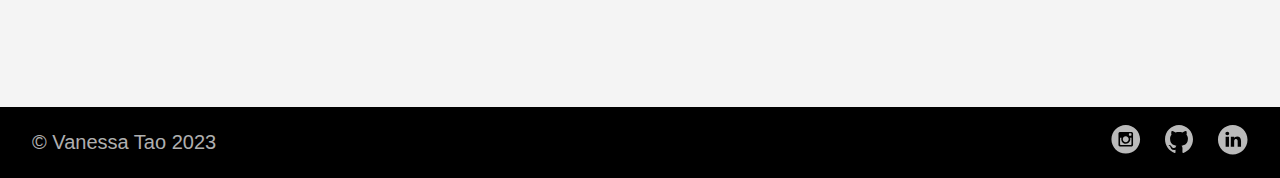
<file: post/project-2/index.html>
<!DOCTYPE html>
<html lang="en-us">
  <head>
    <meta charset="utf-8">
    <meta http-equiv="X-UA-Compatible" content="IE=edge,chrome=1">
    
    <title>Project II: Canteen Distribution Optimization | Vanessa Tao</title>
    <meta name="viewport" content="width=device-width,minimum-scale=1">
    <meta name="description" content="The application of Queuing Theory during 2022 Shanghai Lockdown">
    <meta name="generator" content="Hugo 0.102.2" />
    
    
    
    
      <meta name="robots" content="noindex, nofollow">
    

    
<link rel="stylesheet" href="https://vanessatao08.github.io/portfolios/ananke/css/main.min.css" >



    
    
    
      

    

    
    
    <meta property="og:title" content="Project II: Canteen Distribution Optimization" />
<meta property="og:description" content="The application of Queuing Theory during 2022 Shanghai Lockdown" />
<meta property="og:type" content="article" />
<meta property="og:url" content="https://vanessatao08.github.io/portfolios/post/project-2/" /><meta property="article:section" content="post" />
<meta property="article:published_time" content="2022-04-10T11:00:59-04:00" />
<meta property="article:modified_time" content="2022-04-10T11:00:59-04:00" /><meta property="og:site_name" content="Vanessa Tao" />

<meta itemprop="name" content="Project II: Canteen Distribution Optimization">
<meta itemprop="description" content="The application of Queuing Theory during 2022 Shanghai Lockdown"><meta itemprop="datePublished" content="2022-04-10T11:00:59-04:00" />
<meta itemprop="dateModified" content="2022-04-10T11:00:59-04:00" />
<meta itemprop="wordCount" content="986">
<meta itemprop="keywords" content="scene," /><meta name="twitter:card" content="summary"/>
<meta name="twitter:title" content="Project II: Canteen Distribution Optimization"/>
<meta name="twitter:description" content="The application of Queuing Theory during 2022 Shanghai Lockdown"/>

	
  </head>

  <body class="ma0 avenir bg-near-white">

    
   
  

  
  <header class="cover bg-top" style="background-image: url('https://vanessatao08.github.io/portfolios/images/Project2-0.jpeg');">
    <div class="bg-black-60">
      <nav class="pv3 ph3 ph4-ns" role="navigation">
  <div class="flex-l justify-between items-center center">
    <a href="https://vanessatao08.github.io/portfolios/" class="f3 fw2 hover-white no-underline white-90 dib">
      
        Vanessa Tao
      
    </a>
    <div class="flex-l items-center">
      

      
        <ul class="pl0 mr3">
          
          <li class="list f5 f4-ns fw4 dib pr3">
            <a class="hover-white no-underline white-90" href="https://vanessatao08.github.io/portfolios/about/" title="About page">
              About
            </a>
          </li>
          
          <li class="list f5 f4-ns fw4 dib pr3">
            <a class="hover-white no-underline white-90" href="https://vanessatao08.github.io/portfolios/contact/" title="Contact page">
              Contact
            </a>
          </li>
          
          <li class="list f5 f4-ns fw4 dib pr3">
            <a class="hover-white no-underline white-90" href="https://vanessatao08.github.io/portfolios/post/" title="Projects page">
              Projects
            </a>
          </li>
          
        </ul>
      
      
<div class="ananke-socials">
  
    
    <a href="https://www.instagram.com/van3ssa.ta08/" target="_blank" rel="noopener" class="instagram ananke-social-link link-transition stackoverflow link dib z-999 pt3 pt0-l mr1" title="Instagram link" aria-label="follow on Instagram——Opens in a new window">
      
        <span class="icon"><svg style="enable-background:new 0 0 67 67;" version="1.1" viewBox="0 0 67 67"  xml:space="preserve" xmlns="http://www.w3.org/2000/svg" xmlns:xlink="http://www.w3.org/1999/xlink"><path d="M42.271,26.578v-0.006c0.502,0,1.005,0.01,1.508-0.002  c0.646-0.017,1.172-0.57,1.172-1.217c0-0.963,0-1.927,0-2.89c0-0.691-0.547-1.24-1.236-1.241c-0.961,0-1.922-0.001-2.883,0  c-0.688,0.001-1.236,0.552-1.236,1.243c-0.001,0.955-0.004,1.91,0.003,2.865c0.001,0.143,0.028,0.291,0.073,0.426  c0.173,0.508,0.639,0.82,1.209,0.823C41.344,26.579,41.808,26.578,42.271,26.578z M33,27.817c-3.384-0.002-6.135,2.721-6.182,6.089  c-0.049,3.46,2.72,6.201,6.04,6.272c3.454,0.074,6.248-2.686,6.321-6.043C39.254,30.675,36.462,27.815,33,27.817z M21.046,31.116  v0.082c0,4.515-0.001,9.03,0,13.545c0,0.649,0.562,1.208,1.212,1.208c7.16,0.001,14.319,0.001,21.479,0  c0.656,0,1.215-0.557,1.215-1.212c0.001-4.509,0-9.02,0-13.528v-0.094h-2.912c0.411,1.313,0.537,2.651,0.376,4.014  c-0.161,1.363-0.601,2.631-1.316,3.803s-1.644,2.145-2.779,2.918c-2.944,2.006-6.821,2.182-9.946,0.428  c-1.579-0.885-2.819-2.12-3.685-3.713c-1.289-2.373-1.495-4.865-0.739-7.451C22.983,31.116,22.021,31.116,21.046,31.116z   M45.205,49.255c0.159-0.026,0.318-0.049,0.475-0.083c1.246-0.265,2.264-1.304,2.508-2.557c0.025-0.137,0.045-0.273,0.067-0.409  V21.794c-0.021-0.133-0.04-0.268-0.065-0.401c-0.268-1.367-1.396-2.428-2.78-2.618c-0.058-0.007-0.113-0.02-0.17-0.03H20.761  c-0.147,0.027-0.296,0.047-0.441,0.08c-1.352,0.308-2.352,1.396-2.545,2.766c-0.008,0.057-0.02,0.114-0.029,0.171V46.24  c0.028,0.154,0.05,0.311,0.085,0.465c0.299,1.322,1.427,2.347,2.77,2.52c0.064,0.008,0.13,0.021,0.195,0.03H45.205z M33,64  C16.432,64,3,50.569,3,34S16.432,4,33,4s30,13.431,30,30S49.568,64,33,64z" style="fill-rule:evenodd;clip-rule:evenodd;"/></svg>
</span>
      
<span class="new-window"><svg  height="8px"  style="enable-background:new 0 0 1000 1000;" version="1.1" viewBox="0 0 1000 1000"  xml:space="preserve" xmlns="http://www.w3.org/2000/svg" xmlns:xlink="http://www.w3.org/1999/xlink" >
<path d="M598 128h298v298h-86v-152l-418 418-60-60 418-418h-152v-86zM810 810v-298h86v298c0 46-40 86-86 86h-596c-48 0-86-40-86-86v-596c0-46 38-86 86-86h298v86h-298v596h596z" style="fill-rule:evenodd;clip-rule:evenodd;"/>
</svg>
</span></a>
  
    
    <a href="https://github.com/VanessaTao8" target="_blank" rel="noopener" class="github ananke-social-link link-transition stackoverflow link dib z-999 pt3 pt0-l mr1" title="GitHub link" aria-label="follow on GitHub——Opens in a new window">
      
        <span class="icon"><svg style="enable-background:new 0 0 512 512;" version="1.1" viewBox="0 0 512 512"  xml:space="preserve" xmlns="http://www.w3.org/2000/svg" xmlns:xlink="http://www.w3.org/1999/xlink" >
  <path d="M256,32C132.3,32,32,134.8,32,261.7c0,101.5,64.2,187.5,153.2,217.9c11.2,2.1,15.3-5,15.3-11.1   c0-5.5-0.2-19.9-0.3-39.1c-62.3,13.9-75.5-30.8-75.5-30.8c-10.2-26.5-24.9-33.6-24.9-33.6c-20.3-14.3,1.5-14,1.5-14   c22.5,1.6,34.3,23.7,34.3,23.7c20,35.1,52.4,25,65.2,19.1c2-14.8,7.8-25,14.2-30.7c-49.7-5.8-102-25.5-102-113.5   c0-25.1,8.7-45.6,23-61.6c-2.3-5.8-10-29.2,2.2-60.8c0,0,18.8-6.2,61.6,23.5c17.9-5.1,37-7.6,56.1-7.7c19,0.1,38.2,2.6,56.1,7.7   c42.8-29.7,61.5-23.5,61.5-23.5c12.2,31.6,4.5,55,2.2,60.8c14.3,16.1,23,36.6,23,61.6c0,88.2-52.4,107.6-102.3,113.3   c8,7.1,15.2,21.1,15.2,42.5c0,30.7-0.3,55.5-0.3,63c0,6.1,4,13.3,15.4,11C415.9,449.1,480,363.1,480,261.7   C480,134.8,379.7,32,256,32z"/>
</svg>
</span>
      
<span class="new-window"><svg  height="8px"  style="enable-background:new 0 0 1000 1000;" version="1.1" viewBox="0 0 1000 1000"  xml:space="preserve" xmlns="http://www.w3.org/2000/svg" xmlns:xlink="http://www.w3.org/1999/xlink" >
<path d="M598 128h298v298h-86v-152l-418 418-60-60 418-418h-152v-86zM810 810v-298h86v298c0 46-40 86-86 86h-596c-48 0-86-40-86-86v-596c0-46 38-86 86-86h298v86h-298v596h596z" style="fill-rule:evenodd;clip-rule:evenodd;"/>
</svg>
</span></a>
  
    
    <a href="https://www.linkedin.com/in/vanessa-t-9867391a1/" target="_blank" rel="noopener" class="linkedin ananke-social-link link-transition stackoverflow link dib z-999 pt3 pt0-l mr1" title="LinkedIn link" aria-label="follow on LinkedIn——Opens in a new window">
      
        <span class="icon"><svg style="enable-background:new 0 0 65 65;" version="1.1" viewBox="0 0 65 65"  xml:space="preserve" xmlns="http://www.w3.org/2000/svg" xmlns:xlink="http://www.w3.org/1999/xlink">
  <path d="M50.837,48.137V36.425c0-6.275-3.35-9.195-7.816-9.195  c-3.604,0-5.219,1.983-6.119,3.374V27.71h-6.79c0.09,1.917,0,20.427,0,20.427h6.79V36.729c0-0.609,0.044-1.219,0.224-1.655  c0.49-1.22,1.607-2.483,3.482-2.483c2.458,0,3.44,1.873,3.44,4.618v10.929H50.837z M22.959,24.922c2.367,0,3.842-1.57,3.842-3.531  c-0.044-2.003-1.475-3.528-3.797-3.528s-3.841,1.524-3.841,3.528c0,1.961,1.474,3.531,3.753,3.531H22.959z M34,64  C17.432,64,4,50.568,4,34C4,17.431,17.432,4,34,4s30,13.431,30,30C64,50.568,50.568,64,34,64z M26.354,48.137V27.71h-6.789v20.427  H26.354z" style="fill-rule:evenodd;clip-rule:evenodd;"/>
</svg>
</span>
      
<span class="new-window"><svg  height="8px"  style="enable-background:new 0 0 1000 1000;" version="1.1" viewBox="0 0 1000 1000"  xml:space="preserve" xmlns="http://www.w3.org/2000/svg" xmlns:xlink="http://www.w3.org/1999/xlink" >
<path d="M598 128h298v298h-86v-152l-418 418-60-60 418-418h-152v-86zM810 810v-298h86v298c0 46-40 86-86 86h-596c-48 0-86-40-86-86v-596c0-46 38-86 86-86h298v86h-298v596h596z" style="fill-rule:evenodd;clip-rule:evenodd;"/>
</svg>
</span></a>
  
</div>

    </div>
  </div>
</nav>

      <div class="tc-l pv6 ph3 ph4-ns">
        
          <div class="f2 f1-l fw2 white-90 mb0 lh-title">Project II: Canteen Distribution Optimization</div>
          
            <div class="fw1 f5 f3-l white-80 measure-wide-l center lh-copy mt3 mb4">
              The application of Queuing Theory during 2022 Shanghai Lockdown
            </div>
          
        
      </div>
    </div>
  </header>



    <main class="pb7" role="main">
      
  
  <article class="flex-l flex-wrap justify-between mw8 center ph3">
    <header class="mt4 w-100">
      <aside class="instapaper_ignoref b helvetica tracked">
          
        PROJECTS
      </aside>
      










  <div id="sharing" class="mt3 ananke-socials">
    
      
      <a href="https://www.linkedin.com/shareArticle?mini=true&amp;url=https://vanessatao08.github.io/portfolios/post/project-2/&amp;title=Project%20II:%20Canteen%20Distribution%20Optimization" class="ananke-social-link linkedin no-underline" aria-label="share on LinkedIn">
        
        <span class="icon"> <svg style="enable-background:new 0 0 65 65;" version="1.1" viewBox="0 0 65 65"  xml:space="preserve" xmlns="http://www.w3.org/2000/svg" xmlns:xlink="http://www.w3.org/1999/xlink">
  <path d="M50.837,48.137V36.425c0-6.275-3.35-9.195-7.816-9.195  c-3.604,0-5.219,1.983-6.119,3.374V27.71h-6.79c0.09,1.917,0,20.427,0,20.427h6.79V36.729c0-0.609,0.044-1.219,0.224-1.655  c0.49-1.22,1.607-2.483,3.482-2.483c2.458,0,3.44,1.873,3.44,4.618v10.929H50.837z M22.959,24.922c2.367,0,3.842-1.57,3.842-3.531  c-0.044-2.003-1.475-3.528-3.797-3.528s-3.841,1.524-3.841,3.528c0,1.961,1.474,3.531,3.753,3.531H22.959z M34,64  C17.432,64,4,50.568,4,34C4,17.431,17.432,4,34,4s30,13.431,30,30C64,50.568,50.568,64,34,64z M26.354,48.137V27.71h-6.789v20.427  H26.354z" style="fill-rule:evenodd;clip-rule:evenodd;"/>
</svg>
</span>
        
      </a>
    
  </div>


      <h1 class="f1 athelas mt3 mb1">Project II: Canteen Distribution Optimization</h1>
      
      
      
      <time class="f6 mv4 dib tracked" datetime="2022-04-10T11:00:59-04:00">April 10, 2022</time>
      

      
      
    </header>
    <div class="nested-copy-line-height lh-copy serif f4 nested-links mid-gray pr4-l w-two-thirds-l"><ol>
<li>Introduction</li>
</ol>
<ul>
<li>The last mile problem has always been a major challenge for logistics delivery. During the pandemic, it took on a new variant on campus - the student meal problem. At first, when the campus was locked down, professors and staff acted as “deliverers&quot; and sent meals to all buildings, similar to the home delivery mode in the last mile. When the campus gradually returned normal, students can go to the canteens to buy meals, similar to the pick-up model.</li>
</ul>
<figure><img src="https://vanessatao08.github.io/portfolios/images/Project2-1.png"/>
</figure>

<ul>
<li>
<p>Two problems we want to solve：First is how to optimize distribution manpower and reduce costs to maximize system revenue. The second is how much additional cost closed management actually causes compared to semi-closed management.</p>
</li>
<li>
<p>Based on real life experience, the whole process can be divided into two stages. First is at the early stage of lockdown when students have to stay in dormitories and cannot move across districts. The second stage is when lockdown is lifted but the society is still in lockdown, so students can only buy food from canteens.</p>
</li>
<li>
<p>Conclusively, the main costs to figure out are: fixed cost of canteen, service cost of staff, delivery cost of staff, and waiting cost of students. Data for optimization are from collected field study and questionnaires.</p>
</li>
</ul>
<hr>
<ol start="2">
<li>Stage 1: System In Looped Management</li>
</ol>
<ul>
<li>We constructed a Closed-loop management Delivery Model to simulate stage 1, and there are four processes as shown below:</li>
</ul>
<figure><img src="https://vanessatao08.github.io/portfolios/images/Project2-2.png"/>
</figure>

<ul>
<li>
<p>Assumption:
<!-- raw HTML omitted --></p>
<p>The number of packers per day 𝑪_𝟏 remains unchanged after lockdown. Packers‘salary per day 𝒎_𝟎 is the same. We use daily salary because canteen servers are paid by day. We use unit time to calculate the delivery cost of each car because gas expense depends on delivery time. Deterministic distribution is used to calculate the time each car need for one return.</p>
</li>
</ul>
<figure><img src="https://vanessatao08.github.io/portfolios/images/Project2-3.png"/>
</figure>

<ul>
<li>Stage 1 model in shown below:</li>
</ul>
<p><figure><img src="https://vanessatao08.github.io/portfolios/images/Project2-4.png"/>
</figure>

<figure><img src="https://vanessatao08.github.io/portfolios/images/Project2-5.png"/>
 </figure>
</p>
<hr>
<ol start="3">
<li>Stage 2: Queueing model when lockdown lifted</li>
</ol>
<ul>
<li>
<p>Assumption:
<!-- raw HTML omitted --></p>
<p>The offline canteen queuing system has k=7 windows, including 3 ordinary windows, and 4 special windows selling dumplings, spicy food, noodles, etc. Students arrive at the canteen from outside the system at a Poisson rate r=10 person/min. Due to different taste preferences, the probability of students going to window i to buy food is pi, i=1,&hellip;,k, so students arrive at each window at a Poisson rate. Students will wait until served after joining the queue at window i and will not leave in the middle.</p>
</li>
</ul>
<figure><img src="https://vanessatao08.github.io/portfolios/images/Project2-6.jpg"/>
 </figure>

<ul>
<li>
<p>Data Collection and Model Solution:
We collected data of arrival time to the Second Canteen from 11:00-12:30, and obtained probabilities of students going to window i as 0.15, 0.2, 0.1, 0.1, 0.1, 0.16, 0.19 respectively.
So the transform matrix is shown as:</p>
<figure><img src="https://vanessatao08.github.io/portfolios/images/Project2-7.png"/>
  </figure>

<p>The model for stage 2 is shown as:</p>
<figure><img src="https://vanessatao08.github.io/portfolios/images/Project2-8.png"/>
  </figure>

<p>We will examine ways to reduce the total cost of the queuing system by changing the number of different types of window opened and window service rates.</p>
</li>
</ul>
<hr>
<ol start="4">
<li>Optimization</li>
</ol>
<ul>
<li>
<p>We use Python to find the best distribution of windows.</p>
</li>
<li>
<p>Optimization:
<!-- raw HTML omitted --></p>
<p>Students arrive at each window at a Poisson rate ri；The probability of going to the special meal window is twice as the probability of going to the ordinary meal window；and the probability between different windows of the special meals or the ordinary meals is the same. Also, When a student finishes buying a meal at window i, he will join the queue at window j with probability Pij to help his roommate buy a meal, j≠i, and the probability of going to the special meal window is twice as the probability of going to the ordinary meal window.</p>
</li>
<li>
<p>The best solution for system 1 and 2 is when μ1 = 3.0 and μ2 = 3.7, total cost can reach minimum of 9290.</p>
<figure><img src="https://vanessatao08.github.io/portfolios/images/Project2-9.png"/>
  </figure>

</li>
<li>
<p>So the transition probability matrix is:</p>
<p><figure><img src="https://vanessatao08.github.io/portfolios/images/Project2-10.png"/>
  </figure>
 And the best distribution between n1 and n2 is n1 = 2 an n2 = 5. Also, the list for key results is L = 23.54 and W = 2.354.</p>
</li>
<li>
<p>Analysis:
<!-- raw HTML omitted --></p>
<p>Since students prefer special meals, setting up more special meals will lead to long queues and overloaded operation.
However, due to the high service efficiency of the special meal window, an appropriate increase can improve total efficiency.
2/5 reduces the waiting time by 1.7 minutes when comparing with 3/4.</p>
</li>
</ul>
<hr>
<ol start="5">
<li>Simulation</li>
</ol>
<ul>
<li>
<p>Using Python and Matlab foe verification and model improvement, We expand the model to more practical solutions.</p>
</li>
<li>
<p>Simulation Flow Chart:
Based on Python Simpy</p>
<p><figure><img src="https://vanessatao08.github.io/portfolios/images/Project2-11.png"/>
  </figure>

<figure><img src="https://vanessatao08.github.io/portfolios/images/Project2-12.png"/>
  </figure>
</p>
</li>
<li>
<p>Simulation Result:
<!-- raw HTML omitted --></p>
<p>It shows that most of the time there will be packed box lunches waiting in each car. The number of boxed meals in the queue will not be too much, can ensure that the meal will not get cold.</p>
<figure><img src="https://vanessatao08.github.io/portfolios/images/Project2-13.png"/>
  </figure>

<p>We then test whether statistical tests hold. The simulation graphs show the result is not valid/significant, and 2 instead of 3 windows produce less costs.</p>
<p><figure><img src="https://vanessatao08.github.io/portfolios/images/Project2-14.png"/>
  </figure>

<figure><img src="https://vanessatao08.github.io/portfolios/images/Project2-15.png"/>
  </figure>
</p>
</li>
<li>
<p>Practical Application (after lockdown is lifted):
<!-- raw HTML omitted --></p>
<p>First, we change the number of windows into 2, and found that service rate of special windows is higher than ordinary windows because: average waiting time of Model 2 is less than the Model 1 and average queue length of Model 2 is shorter than Model 1.</p>
<figure><img src="https://vanessatao08.github.io/portfolios/images/Project2-16.png"/>
  </figure>

<p>Next, we change the arrival rate of students because usually when after 12:00, the students will decrease, so we can reset the arrival rate as: before 12:00, arrival rate = 10, while after 12:00, arrival rate = 10/60*(60-t), t is the time over 12:00.</p>
<figure><img src="https://vanessatao08.github.io/portfolios/images/Project2-17.png"/>
  </figure>

<p>Finally, we test the queing time before 11:00am because if students want to get special servings, they&rsquo;ll arrive before 11:00am due to limited food items. We set intiLen = 60.</p>
<figure><img src="https://vanessatao08.github.io/portfolios/images/Project2-18.png"/>
  </figure>

</li>
<li>
<p>Suggestions:
<!-- raw HTML omitted --></p>
<p>Based on simulation results, we give three suggestions. First, school should provide more special windows to reduce students&rsquo; waiting cost. Second, students can go to canteens later if they are not hungry to avoid busy time. This will save both students&rsquo; waiting costs and staff&rsquo;s serving time. Third, students should avoid the first few minutes when canteen opens, because the last graph shows that the crowd reaches the highest peak only a few minutes after the open.</p>
</li>
</ul>
<ul class="pa0">
  
   <li class="list di">
     <a href="https://vanessatao08.github.io/portfolios/tags/scene/" class="link f5 grow no-underline br-pill ba ph3 pv2 mb2 dib black sans-serif">scene</a>
   </li>
  
</ul>
<div class="mt6 instapaper_ignoref">
      
      
      </div>
    </div>

    <aside class="w-30-l mt6-l">




  <div class="bg-light-gray pa3 nested-list-reset nested-copy-line-height nested-links">
    <p class="f5 b mb3">Related</p>
    <ul class="pa0 list">
	   
	     <li  class="mb2">
          <a href="https://vanessatao08.github.io/portfolios/post/project-1/">Project I: Pricing of Shanghai Real Estate</a>
        </li>
	    
    </ul>
</div>

</aside>

  </article>

    </main>
    <footer class="bg-black bottom-0 w-100 pa3" role="contentinfo">
  <div class="flex justify-between">
  <a class="f4 fw4 hover-white no-underline white-70 dn dib-ns pv2 ph3" href="https://vanessatao08.github.io/portfolios/" >
    &copy;  Vanessa Tao 2023 
  </a>
    <div>
<div class="ananke-socials">
  
    
    <a href="https://www.instagram.com/van3ssa.ta08/" target="_blank" rel="noopener" class="instagram ananke-social-link link-transition stackoverflow link dib z-999 pt3 pt0-l mr1" title="Instagram link" aria-label="follow on Instagram——Opens in a new window">
      
        <span class="icon"><svg style="enable-background:new 0 0 67 67;" version="1.1" viewBox="0 0 67 67"  xml:space="preserve" xmlns="http://www.w3.org/2000/svg" xmlns:xlink="http://www.w3.org/1999/xlink"><path d="M42.271,26.578v-0.006c0.502,0,1.005,0.01,1.508-0.002  c0.646-0.017,1.172-0.57,1.172-1.217c0-0.963,0-1.927,0-2.89c0-0.691-0.547-1.24-1.236-1.241c-0.961,0-1.922-0.001-2.883,0  c-0.688,0.001-1.236,0.552-1.236,1.243c-0.001,0.955-0.004,1.91,0.003,2.865c0.001,0.143,0.028,0.291,0.073,0.426  c0.173,0.508,0.639,0.82,1.209,0.823C41.344,26.579,41.808,26.578,42.271,26.578z M33,27.817c-3.384-0.002-6.135,2.721-6.182,6.089  c-0.049,3.46,2.72,6.201,6.04,6.272c3.454,0.074,6.248-2.686,6.321-6.043C39.254,30.675,36.462,27.815,33,27.817z M21.046,31.116  v0.082c0,4.515-0.001,9.03,0,13.545c0,0.649,0.562,1.208,1.212,1.208c7.16,0.001,14.319,0.001,21.479,0  c0.656,0,1.215-0.557,1.215-1.212c0.001-4.509,0-9.02,0-13.528v-0.094h-2.912c0.411,1.313,0.537,2.651,0.376,4.014  c-0.161,1.363-0.601,2.631-1.316,3.803s-1.644,2.145-2.779,2.918c-2.944,2.006-6.821,2.182-9.946,0.428  c-1.579-0.885-2.819-2.12-3.685-3.713c-1.289-2.373-1.495-4.865-0.739-7.451C22.983,31.116,22.021,31.116,21.046,31.116z   M45.205,49.255c0.159-0.026,0.318-0.049,0.475-0.083c1.246-0.265,2.264-1.304,2.508-2.557c0.025-0.137,0.045-0.273,0.067-0.409  V21.794c-0.021-0.133-0.04-0.268-0.065-0.401c-0.268-1.367-1.396-2.428-2.78-2.618c-0.058-0.007-0.113-0.02-0.17-0.03H20.761  c-0.147,0.027-0.296,0.047-0.441,0.08c-1.352,0.308-2.352,1.396-2.545,2.766c-0.008,0.057-0.02,0.114-0.029,0.171V46.24  c0.028,0.154,0.05,0.311,0.085,0.465c0.299,1.322,1.427,2.347,2.77,2.52c0.064,0.008,0.13,0.021,0.195,0.03H45.205z M33,64  C16.432,64,3,50.569,3,34S16.432,4,33,4s30,13.431,30,30S49.568,64,33,64z" style="fill-rule:evenodd;clip-rule:evenodd;"/></svg>
</span>
      
<span class="new-window"><svg  height="8px"  style="enable-background:new 0 0 1000 1000;" version="1.1" viewBox="0 0 1000 1000"  xml:space="preserve" xmlns="http://www.w3.org/2000/svg" xmlns:xlink="http://www.w3.org/1999/xlink" >
<path d="M598 128h298v298h-86v-152l-418 418-60-60 418-418h-152v-86zM810 810v-298h86v298c0 46-40 86-86 86h-596c-48 0-86-40-86-86v-596c0-46 38-86 86-86h298v86h-298v596h596z" style="fill-rule:evenodd;clip-rule:evenodd;"/>
</svg>
</span></a>
  
    
    <a href="https://github.com/VanessaTao8" target="_blank" rel="noopener" class="github ananke-social-link link-transition stackoverflow link dib z-999 pt3 pt0-l mr1" title="GitHub link" aria-label="follow on GitHub——Opens in a new window">
      
        <span class="icon"><svg style="enable-background:new 0 0 512 512;" version="1.1" viewBox="0 0 512 512"  xml:space="preserve" xmlns="http://www.w3.org/2000/svg" xmlns:xlink="http://www.w3.org/1999/xlink" >
  <path d="M256,32C132.3,32,32,134.8,32,261.7c0,101.5,64.2,187.5,153.2,217.9c11.2,2.1,15.3-5,15.3-11.1   c0-5.5-0.2-19.9-0.3-39.1c-62.3,13.9-75.5-30.8-75.5-30.8c-10.2-26.5-24.9-33.6-24.9-33.6c-20.3-14.3,1.5-14,1.5-14   c22.5,1.6,34.3,23.7,34.3,23.7c20,35.1,52.4,25,65.2,19.1c2-14.8,7.8-25,14.2-30.7c-49.7-5.8-102-25.5-102-113.5   c0-25.1,8.7-45.6,23-61.6c-2.3-5.8-10-29.2,2.2-60.8c0,0,18.8-6.2,61.6,23.5c17.9-5.1,37-7.6,56.1-7.7c19,0.1,38.2,2.6,56.1,7.7   c42.8-29.7,61.5-23.5,61.5-23.5c12.2,31.6,4.5,55,2.2,60.8c14.3,16.1,23,36.6,23,61.6c0,88.2-52.4,107.6-102.3,113.3   c8,7.1,15.2,21.1,15.2,42.5c0,30.7-0.3,55.5-0.3,63c0,6.1,4,13.3,15.4,11C415.9,449.1,480,363.1,480,261.7   C480,134.8,379.7,32,256,32z"/>
</svg>
</span>
      
<span class="new-window"><svg  height="8px"  style="enable-background:new 0 0 1000 1000;" version="1.1" viewBox="0 0 1000 1000"  xml:space="preserve" xmlns="http://www.w3.org/2000/svg" xmlns:xlink="http://www.w3.org/1999/xlink" >
<path d="M598 128h298v298h-86v-152l-418 418-60-60 418-418h-152v-86zM810 810v-298h86v298c0 46-40 86-86 86h-596c-48 0-86-40-86-86v-596c0-46 38-86 86-86h298v86h-298v596h596z" style="fill-rule:evenodd;clip-rule:evenodd;"/>
</svg>
</span></a>
  
    
    <a href="https://www.linkedin.com/in/vanessa-t-9867391a1/" target="_blank" rel="noopener" class="linkedin ananke-social-link link-transition stackoverflow link dib z-999 pt3 pt0-l mr1" title="LinkedIn link" aria-label="follow on LinkedIn——Opens in a new window">
      
        <span class="icon"><svg style="enable-background:new 0 0 65 65;" version="1.1" viewBox="0 0 65 65"  xml:space="preserve" xmlns="http://www.w3.org/2000/svg" xmlns:xlink="http://www.w3.org/1999/xlink">
  <path d="M50.837,48.137V36.425c0-6.275-3.35-9.195-7.816-9.195  c-3.604,0-5.219,1.983-6.119,3.374V27.71h-6.79c0.09,1.917,0,20.427,0,20.427h6.79V36.729c0-0.609,0.044-1.219,0.224-1.655  c0.49-1.22,1.607-2.483,3.482-2.483c2.458,0,3.44,1.873,3.44,4.618v10.929H50.837z M22.959,24.922c2.367,0,3.842-1.57,3.842-3.531  c-0.044-2.003-1.475-3.528-3.797-3.528s-3.841,1.524-3.841,3.528c0,1.961,1.474,3.531,3.753,3.531H22.959z M34,64  C17.432,64,4,50.568,4,34C4,17.431,17.432,4,34,4s30,13.431,30,30C64,50.568,50.568,64,34,64z M26.354,48.137V27.71h-6.789v20.427  H26.354z" style="fill-rule:evenodd;clip-rule:evenodd;"/>
</svg>
</span>
      
<span class="new-window"><svg  height="8px"  style="enable-background:new 0 0 1000 1000;" version="1.1" viewBox="0 0 1000 1000"  xml:space="preserve" xmlns="http://www.w3.org/2000/svg" xmlns:xlink="http://www.w3.org/1999/xlink" >
<path d="M598 128h298v298h-86v-152l-418 418-60-60 418-418h-152v-86zM810 810v-298h86v298c0 46-40 86-86 86h-596c-48 0-86-40-86-86v-596c0-46 38-86 86-86h298v86h-298v596h596z" style="fill-rule:evenodd;clip-rule:evenodd;"/>
</svg>
</span></a>
  
</div>
</div>
  </div>
</footer>

  </body>
</html>
</file>
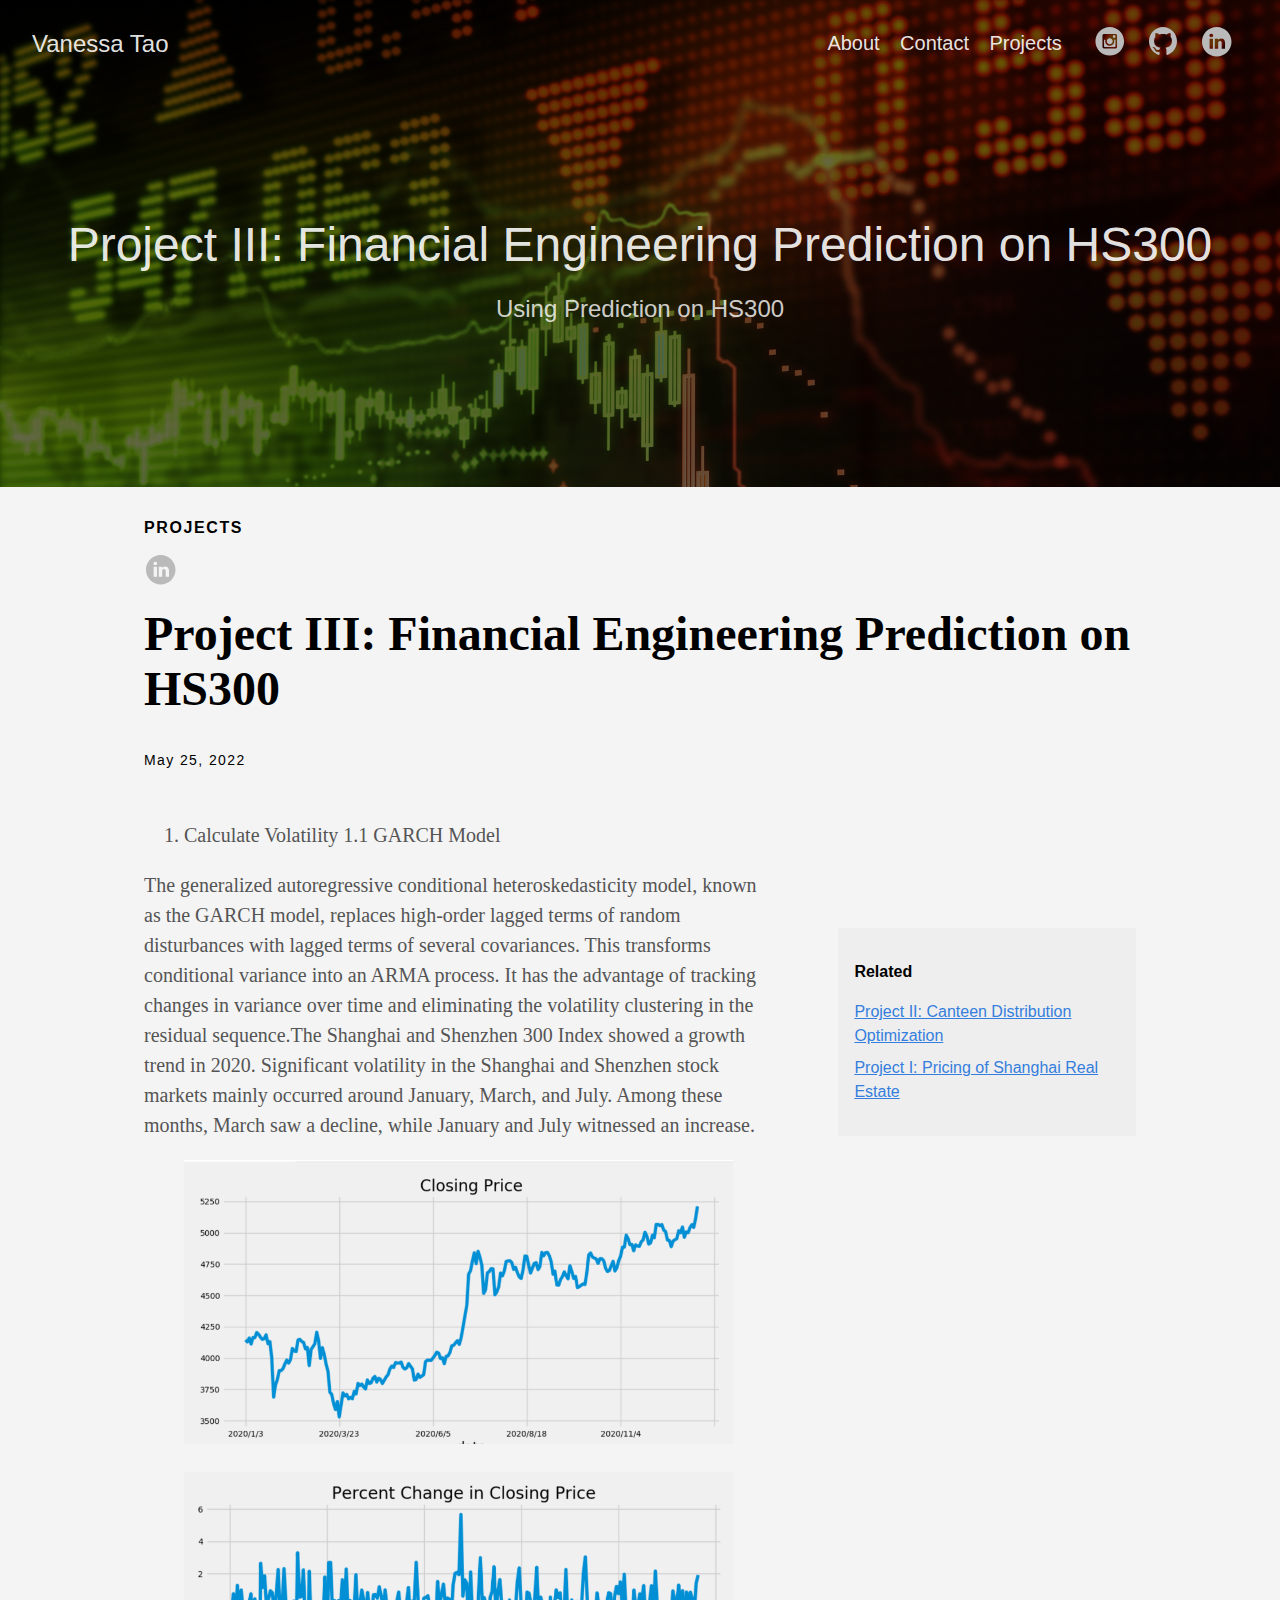
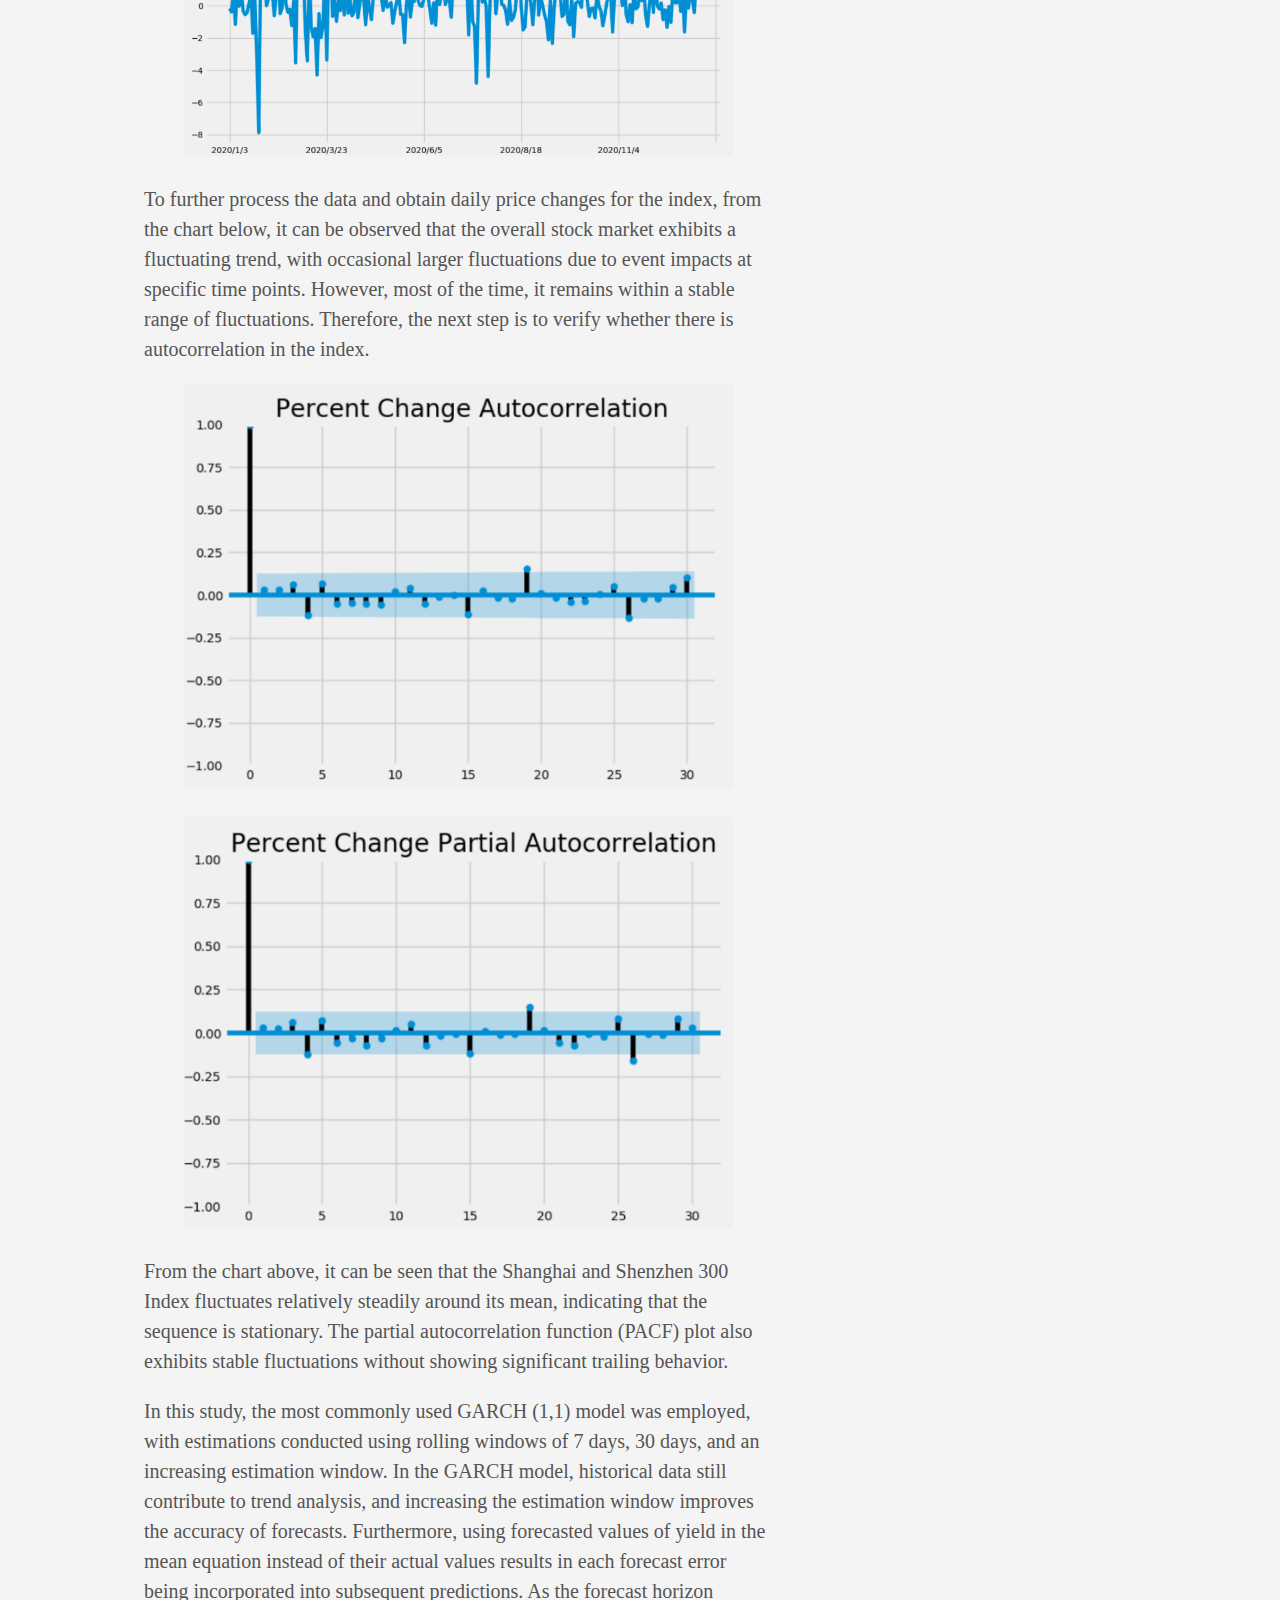
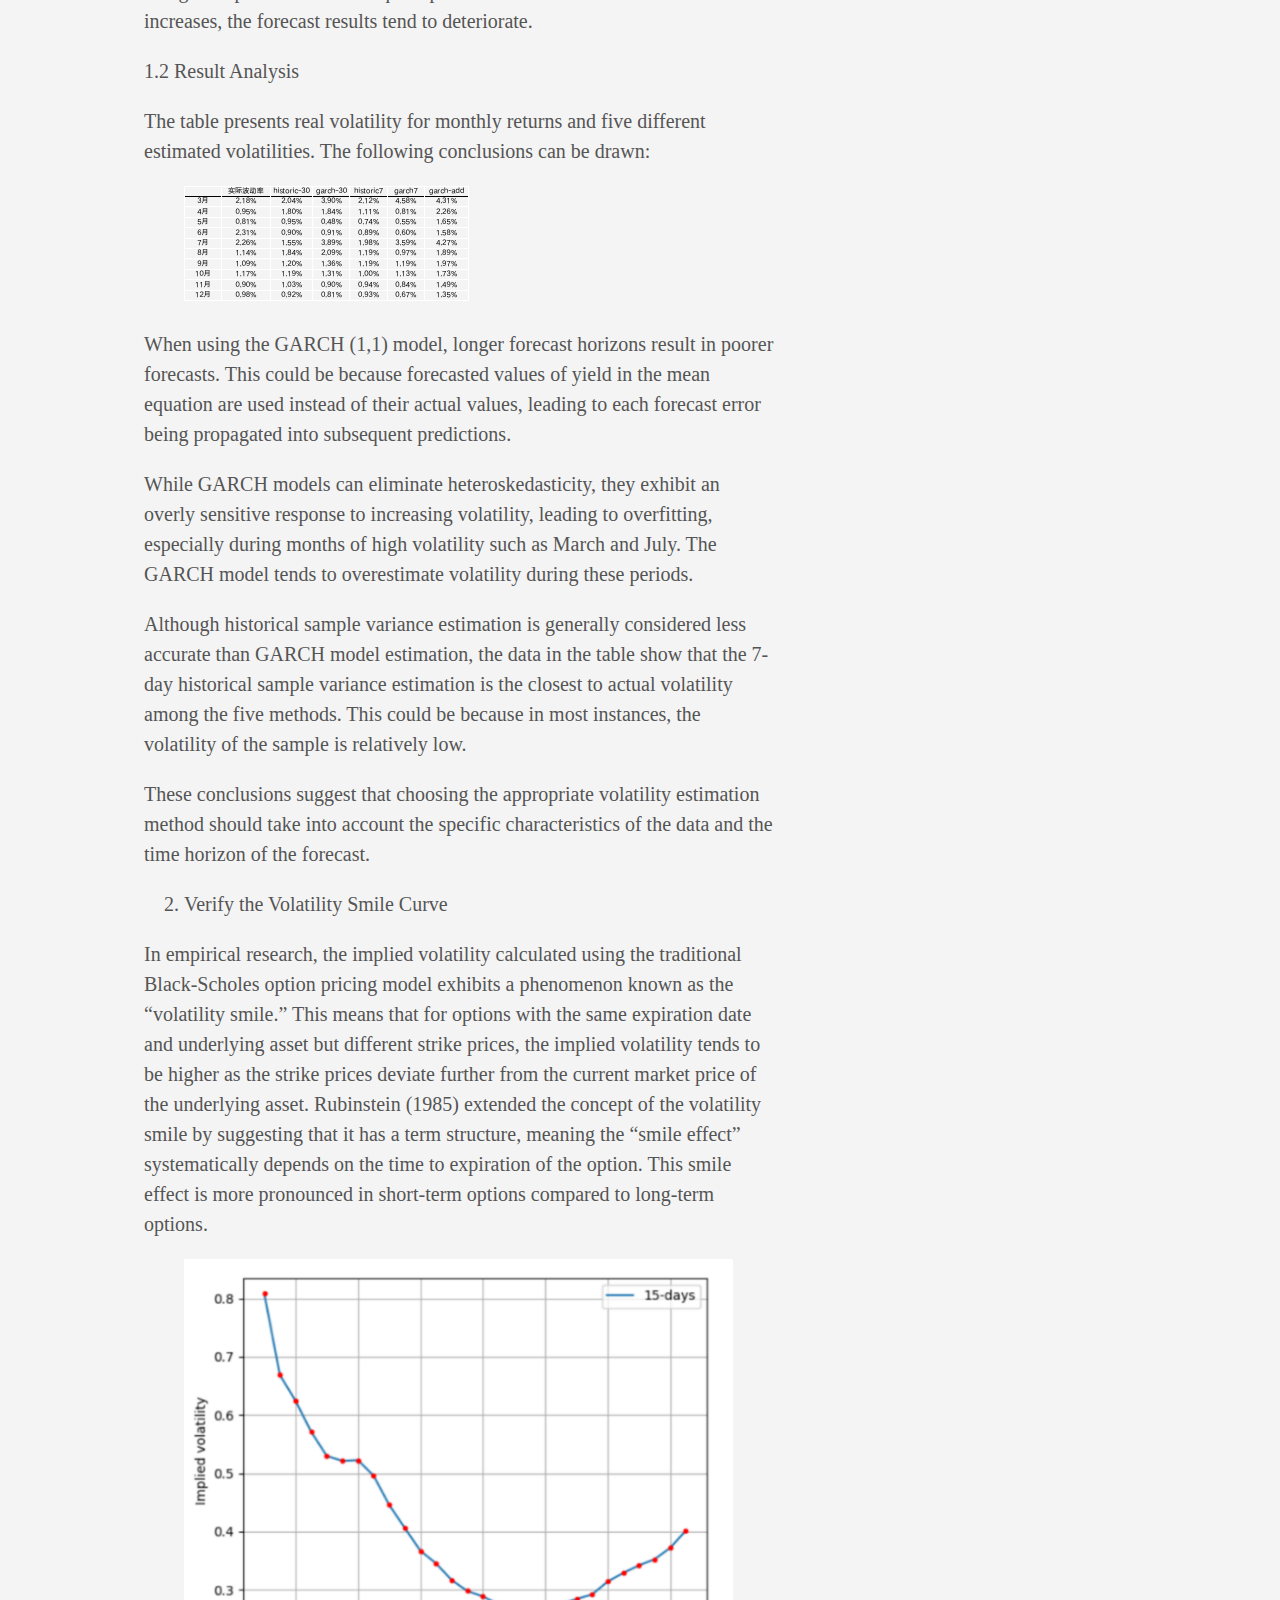
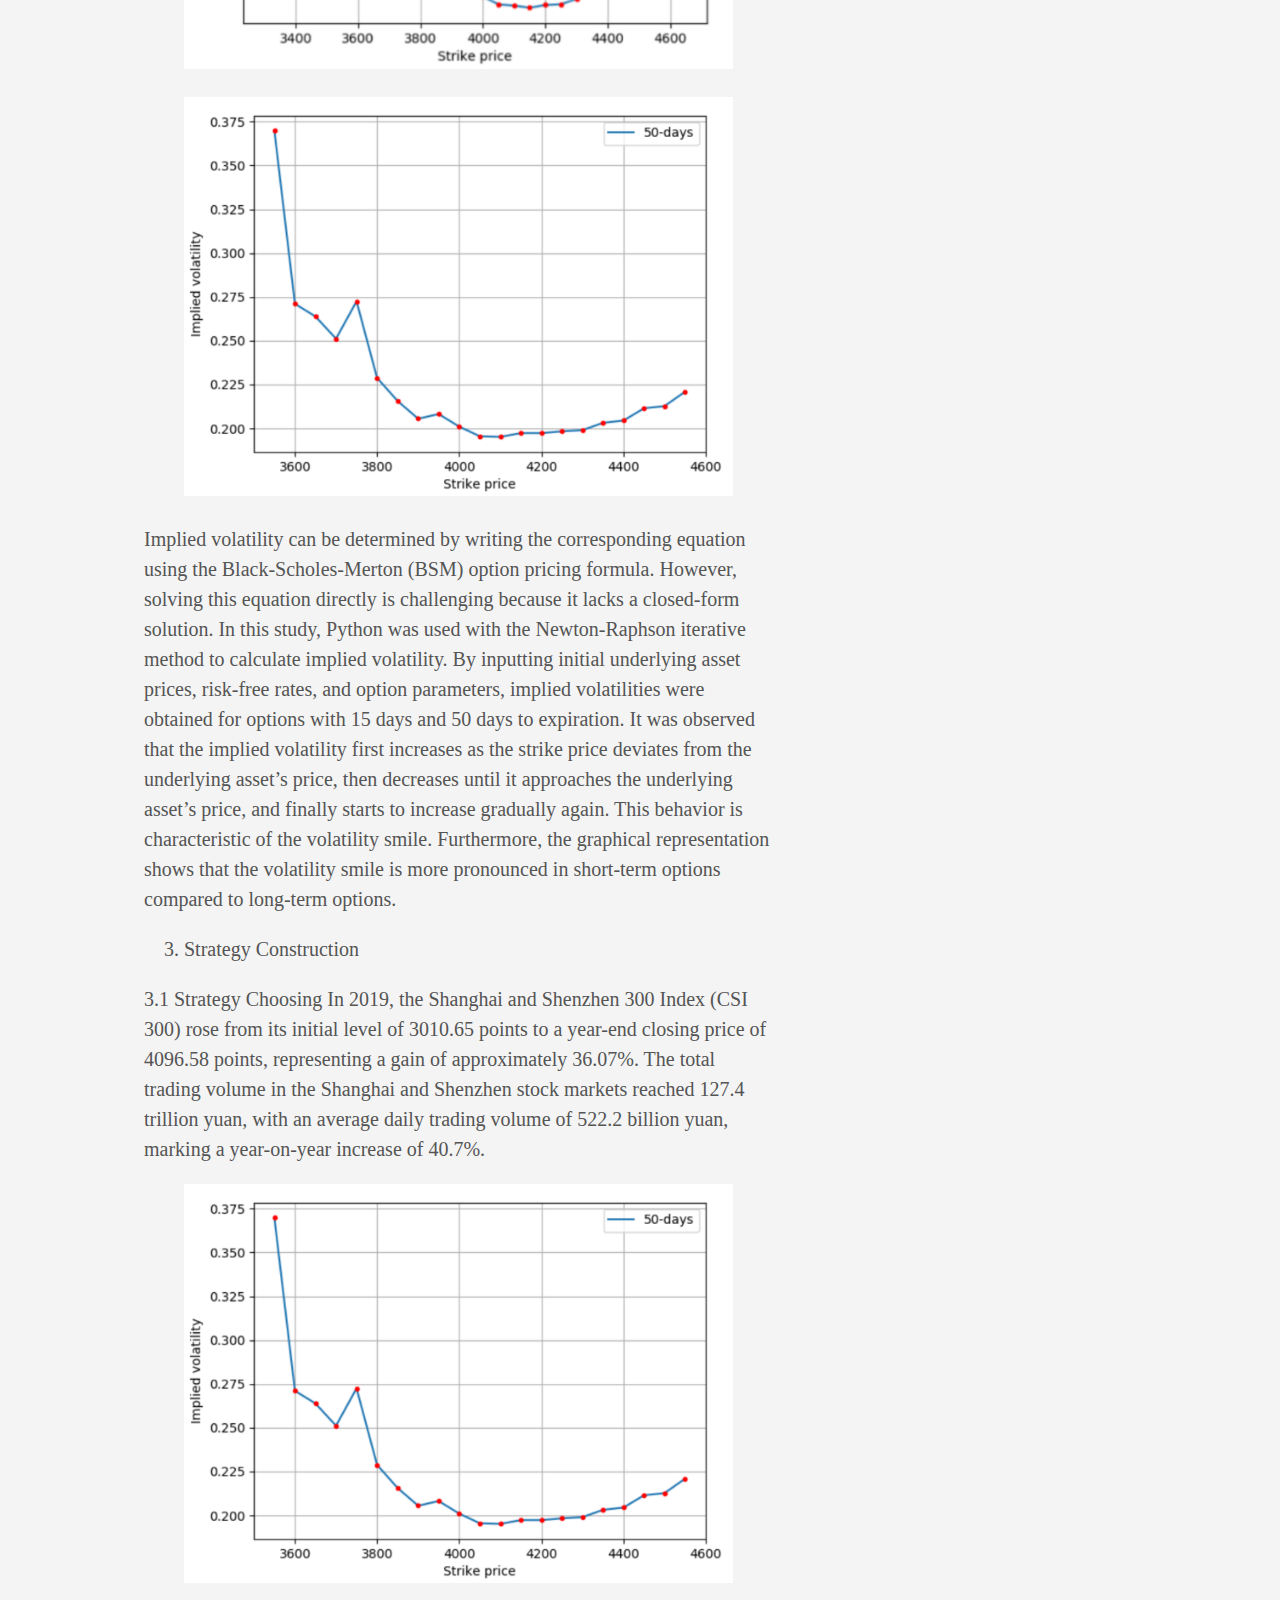
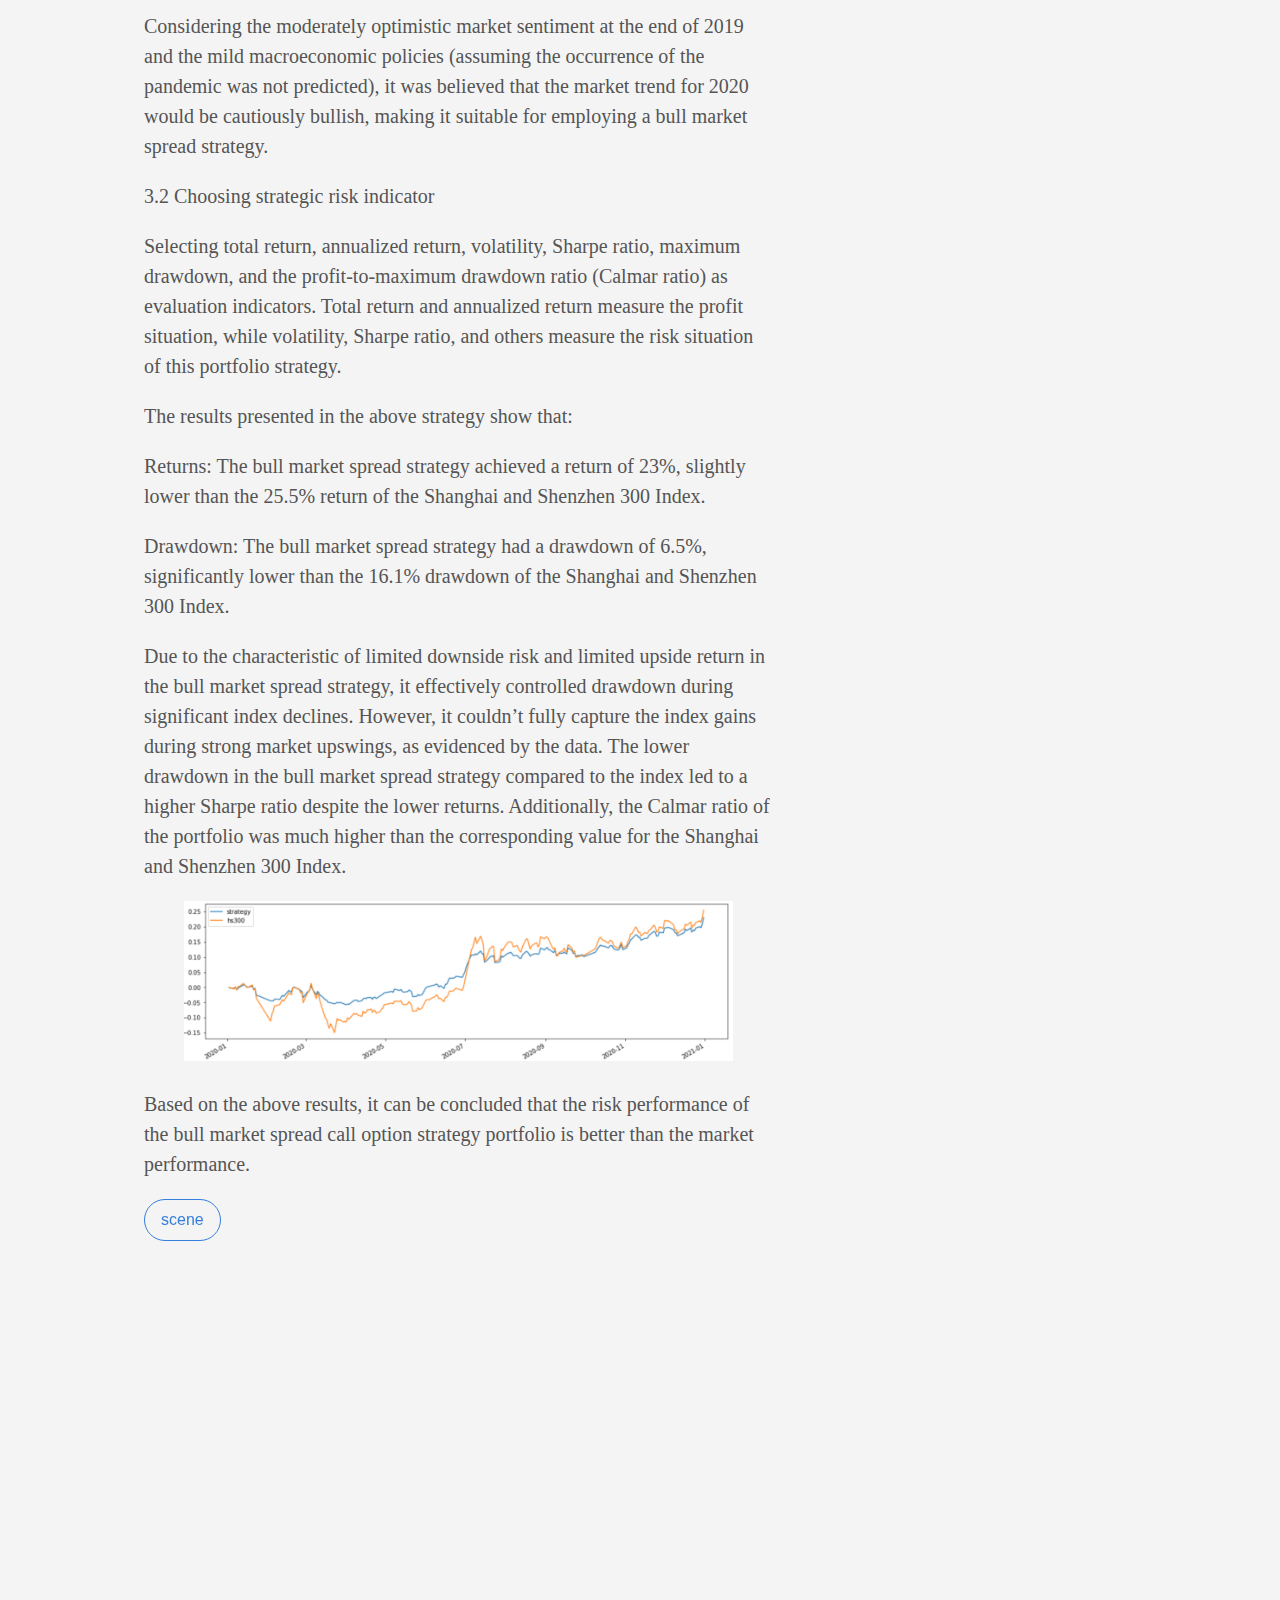
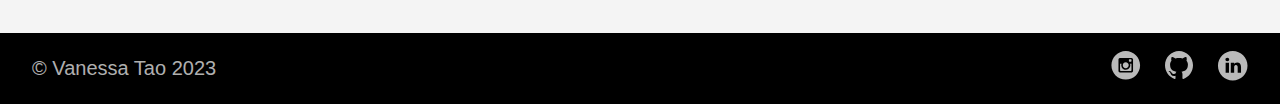
<file: post/project-3/index.html>
<!DOCTYPE html>
<html lang="en-us">
  <head>
    <meta charset="utf-8">
    <meta http-equiv="X-UA-Compatible" content="IE=edge,chrome=1">
    
    <title>Project III: Financial Engineering Prediction on HS300 | Vanessa Tao</title>
    <meta name="viewport" content="width=device-width,minimum-scale=1">
    <meta name="description" content="Using  Prediction on HS300">
    <meta name="generator" content="Hugo 0.102.2" />
    
    
    
    
      <meta name="robots" content="noindex, nofollow">
    

    
<link rel="stylesheet" href="https://vanessatao08.github.io/portfolios/ananke/css/main.min.css" >



    
    
    
      

    

    
    
    <meta property="og:title" content="Project III: Financial Engineering Prediction on HS300" />
<meta property="og:description" content="Using  Prediction on HS300" />
<meta property="og:type" content="article" />
<meta property="og:url" content="https://vanessatao08.github.io/portfolios/post/project-3/" /><meta property="article:section" content="post" />
<meta property="article:published_time" content="2022-05-25T11:00:59-04:00" />
<meta property="article:modified_time" content="2022-05-25T11:00:59-04:00" /><meta property="og:site_name" content="Vanessa Tao" />

<meta itemprop="name" content="Project III: Financial Engineering Prediction on HS300">
<meta itemprop="description" content="Using  Prediction on HS300"><meta itemprop="datePublished" content="2022-05-25T11:00:59-04:00" />
<meta itemprop="dateModified" content="2022-05-25T11:00:59-04:00" />
<meta itemprop="wordCount" content="1054">
<meta itemprop="keywords" content="scene," /><meta name="twitter:card" content="summary"/>
<meta name="twitter:title" content="Project III: Financial Engineering Prediction on HS300"/>
<meta name="twitter:description" content="Using  Prediction on HS300"/>

	
  </head>

  <body class="ma0 avenir bg-near-white">

    
   
  

  
  <header class="cover bg-top" style="background-image: url('https://vanessatao08.github.io/portfolios/images/Project3-0.jpeg');">
    <div class="bg-black-60">
      <nav class="pv3 ph3 ph4-ns" role="navigation">
  <div class="flex-l justify-between items-center center">
    <a href="https://vanessatao08.github.io/portfolios/" class="f3 fw2 hover-white no-underline white-90 dib">
      
        Vanessa Tao
      
    </a>
    <div class="flex-l items-center">
      

      
        <ul class="pl0 mr3">
          
          <li class="list f5 f4-ns fw4 dib pr3">
            <a class="hover-white no-underline white-90" href="https://vanessatao08.github.io/portfolios/about/" title="About page">
              About
            </a>
          </li>
          
          <li class="list f5 f4-ns fw4 dib pr3">
            <a class="hover-white no-underline white-90" href="https://vanessatao08.github.io/portfolios/contact/" title="Contact page">
              Contact
            </a>
          </li>
          
          <li class="list f5 f4-ns fw4 dib pr3">
            <a class="hover-white no-underline white-90" href="https://vanessatao08.github.io/portfolios/post/" title="Projects page">
              Projects
            </a>
          </li>
          
        </ul>
      
      
<div class="ananke-socials">
  
    
    <a href="https://www.instagram.com/van3ssa.ta08/" target="_blank" rel="noopener" class="instagram ananke-social-link link-transition stackoverflow link dib z-999 pt3 pt0-l mr1" title="Instagram link" aria-label="follow on Instagram——Opens in a new window">
      
        <span class="icon"><svg style="enable-background:new 0 0 67 67;" version="1.1" viewBox="0 0 67 67"  xml:space="preserve" xmlns="http://www.w3.org/2000/svg" xmlns:xlink="http://www.w3.org/1999/xlink"><path d="M42.271,26.578v-0.006c0.502,0,1.005,0.01,1.508-0.002  c0.646-0.017,1.172-0.57,1.172-1.217c0-0.963,0-1.927,0-2.89c0-0.691-0.547-1.24-1.236-1.241c-0.961,0-1.922-0.001-2.883,0  c-0.688,0.001-1.236,0.552-1.236,1.243c-0.001,0.955-0.004,1.91,0.003,2.865c0.001,0.143,0.028,0.291,0.073,0.426  c0.173,0.508,0.639,0.82,1.209,0.823C41.344,26.579,41.808,26.578,42.271,26.578z M33,27.817c-3.384-0.002-6.135,2.721-6.182,6.089  c-0.049,3.46,2.72,6.201,6.04,6.272c3.454,0.074,6.248-2.686,6.321-6.043C39.254,30.675,36.462,27.815,33,27.817z M21.046,31.116  v0.082c0,4.515-0.001,9.03,0,13.545c0,0.649,0.562,1.208,1.212,1.208c7.16,0.001,14.319,0.001,21.479,0  c0.656,0,1.215-0.557,1.215-1.212c0.001-4.509,0-9.02,0-13.528v-0.094h-2.912c0.411,1.313,0.537,2.651,0.376,4.014  c-0.161,1.363-0.601,2.631-1.316,3.803s-1.644,2.145-2.779,2.918c-2.944,2.006-6.821,2.182-9.946,0.428  c-1.579-0.885-2.819-2.12-3.685-3.713c-1.289-2.373-1.495-4.865-0.739-7.451C22.983,31.116,22.021,31.116,21.046,31.116z   M45.205,49.255c0.159-0.026,0.318-0.049,0.475-0.083c1.246-0.265,2.264-1.304,2.508-2.557c0.025-0.137,0.045-0.273,0.067-0.409  V21.794c-0.021-0.133-0.04-0.268-0.065-0.401c-0.268-1.367-1.396-2.428-2.78-2.618c-0.058-0.007-0.113-0.02-0.17-0.03H20.761  c-0.147,0.027-0.296,0.047-0.441,0.08c-1.352,0.308-2.352,1.396-2.545,2.766c-0.008,0.057-0.02,0.114-0.029,0.171V46.24  c0.028,0.154,0.05,0.311,0.085,0.465c0.299,1.322,1.427,2.347,2.77,2.52c0.064,0.008,0.13,0.021,0.195,0.03H45.205z M33,64  C16.432,64,3,50.569,3,34S16.432,4,33,4s30,13.431,30,30S49.568,64,33,64z" style="fill-rule:evenodd;clip-rule:evenodd;"/></svg>
</span>
      
<span class="new-window"><svg  height="8px"  style="enable-background:new 0 0 1000 1000;" version="1.1" viewBox="0 0 1000 1000"  xml:space="preserve" xmlns="http://www.w3.org/2000/svg" xmlns:xlink="http://www.w3.org/1999/xlink" >
<path d="M598 128h298v298h-86v-152l-418 418-60-60 418-418h-152v-86zM810 810v-298h86v298c0 46-40 86-86 86h-596c-48 0-86-40-86-86v-596c0-46 38-86 86-86h298v86h-298v596h596z" style="fill-rule:evenodd;clip-rule:evenodd;"/>
</svg>
</span></a>
  
    
    <a href="https://github.com/VanessaTao8" target="_blank" rel="noopener" class="github ananke-social-link link-transition stackoverflow link dib z-999 pt3 pt0-l mr1" title="GitHub link" aria-label="follow on GitHub——Opens in a new window">
      
        <span class="icon"><svg style="enable-background:new 0 0 512 512;" version="1.1" viewBox="0 0 512 512"  xml:space="preserve" xmlns="http://www.w3.org/2000/svg" xmlns:xlink="http://www.w3.org/1999/xlink" >
  <path d="M256,32C132.3,32,32,134.8,32,261.7c0,101.5,64.2,187.5,153.2,217.9c11.2,2.1,15.3-5,15.3-11.1   c0-5.5-0.2-19.9-0.3-39.1c-62.3,13.9-75.5-30.8-75.5-30.8c-10.2-26.5-24.9-33.6-24.9-33.6c-20.3-14.3,1.5-14,1.5-14   c22.5,1.6,34.3,23.7,34.3,23.7c20,35.1,52.4,25,65.2,19.1c2-14.8,7.8-25,14.2-30.7c-49.7-5.8-102-25.5-102-113.5   c0-25.1,8.7-45.6,23-61.6c-2.3-5.8-10-29.2,2.2-60.8c0,0,18.8-6.2,61.6,23.5c17.9-5.1,37-7.6,56.1-7.7c19,0.1,38.2,2.6,56.1,7.7   c42.8-29.7,61.5-23.5,61.5-23.5c12.2,31.6,4.5,55,2.2,60.8c14.3,16.1,23,36.6,23,61.6c0,88.2-52.4,107.6-102.3,113.3   c8,7.1,15.2,21.1,15.2,42.5c0,30.7-0.3,55.5-0.3,63c0,6.1,4,13.3,15.4,11C415.9,449.1,480,363.1,480,261.7   C480,134.8,379.7,32,256,32z"/>
</svg>
</span>
      
<span class="new-window"><svg  height="8px"  style="enable-background:new 0 0 1000 1000;" version="1.1" viewBox="0 0 1000 1000"  xml:space="preserve" xmlns="http://www.w3.org/2000/svg" xmlns:xlink="http://www.w3.org/1999/xlink" >
<path d="M598 128h298v298h-86v-152l-418 418-60-60 418-418h-152v-86zM810 810v-298h86v298c0 46-40 86-86 86h-596c-48 0-86-40-86-86v-596c0-46 38-86 86-86h298v86h-298v596h596z" style="fill-rule:evenodd;clip-rule:evenodd;"/>
</svg>
</span></a>
  
    
    <a href="https://www.linkedin.com/in/vanessa-t-9867391a1/" target="_blank" rel="noopener" class="linkedin ananke-social-link link-transition stackoverflow link dib z-999 pt3 pt0-l mr1" title="LinkedIn link" aria-label="follow on LinkedIn——Opens in a new window">
      
        <span class="icon"><svg style="enable-background:new 0 0 65 65;" version="1.1" viewBox="0 0 65 65"  xml:space="preserve" xmlns="http://www.w3.org/2000/svg" xmlns:xlink="http://www.w3.org/1999/xlink">
  <path d="M50.837,48.137V36.425c0-6.275-3.35-9.195-7.816-9.195  c-3.604,0-5.219,1.983-6.119,3.374V27.71h-6.79c0.09,1.917,0,20.427,0,20.427h6.79V36.729c0-0.609,0.044-1.219,0.224-1.655  c0.49-1.22,1.607-2.483,3.482-2.483c2.458,0,3.44,1.873,3.44,4.618v10.929H50.837z M22.959,24.922c2.367,0,3.842-1.57,3.842-3.531  c-0.044-2.003-1.475-3.528-3.797-3.528s-3.841,1.524-3.841,3.528c0,1.961,1.474,3.531,3.753,3.531H22.959z M34,64  C17.432,64,4,50.568,4,34C4,17.431,17.432,4,34,4s30,13.431,30,30C64,50.568,50.568,64,34,64z M26.354,48.137V27.71h-6.789v20.427  H26.354z" style="fill-rule:evenodd;clip-rule:evenodd;"/>
</svg>
</span>
      
<span class="new-window"><svg  height="8px"  style="enable-background:new 0 0 1000 1000;" version="1.1" viewBox="0 0 1000 1000"  xml:space="preserve" xmlns="http://www.w3.org/2000/svg" xmlns:xlink="http://www.w3.org/1999/xlink" >
<path d="M598 128h298v298h-86v-152l-418 418-60-60 418-418h-152v-86zM810 810v-298h86v298c0 46-40 86-86 86h-596c-48 0-86-40-86-86v-596c0-46 38-86 86-86h298v86h-298v596h596z" style="fill-rule:evenodd;clip-rule:evenodd;"/>
</svg>
</span></a>
  
</div>

    </div>
  </div>
</nav>

      <div class="tc-l pv6 ph3 ph4-ns">
        
          <div class="f2 f1-l fw2 white-90 mb0 lh-title">Project III: Financial Engineering Prediction on HS300</div>
          
            <div class="fw1 f5 f3-l white-80 measure-wide-l center lh-copy mt3 mb4">
              Using  Prediction on HS300
            </div>
          
        
      </div>
    </div>
  </header>



    <main class="pb7" role="main">
      
  
  <article class="flex-l flex-wrap justify-between mw8 center ph3">
    <header class="mt4 w-100">
      <aside class="instapaper_ignoref b helvetica tracked">
          
        PROJECTS
      </aside>
      










  <div id="sharing" class="mt3 ananke-socials">
    
      
      <a href="https://www.linkedin.com/shareArticle?mini=true&amp;url=https://vanessatao08.github.io/portfolios/post/project-3/&amp;title=Project%20III:%20Financial%20Engineering%20Prediction%20on%20HS300" class="ananke-social-link linkedin no-underline" aria-label="share on LinkedIn">
        
        <span class="icon"> <svg style="enable-background:new 0 0 65 65;" version="1.1" viewBox="0 0 65 65"  xml:space="preserve" xmlns="http://www.w3.org/2000/svg" xmlns:xlink="http://www.w3.org/1999/xlink">
  <path d="M50.837,48.137V36.425c0-6.275-3.35-9.195-7.816-9.195  c-3.604,0-5.219,1.983-6.119,3.374V27.71h-6.79c0.09,1.917,0,20.427,0,20.427h6.79V36.729c0-0.609,0.044-1.219,0.224-1.655  c0.49-1.22,1.607-2.483,3.482-2.483c2.458,0,3.44,1.873,3.44,4.618v10.929H50.837z M22.959,24.922c2.367,0,3.842-1.57,3.842-3.531  c-0.044-2.003-1.475-3.528-3.797-3.528s-3.841,1.524-3.841,3.528c0,1.961,1.474,3.531,3.753,3.531H22.959z M34,64  C17.432,64,4,50.568,4,34C4,17.431,17.432,4,34,4s30,13.431,30,30C64,50.568,50.568,64,34,64z M26.354,48.137V27.71h-6.789v20.427  H26.354z" style="fill-rule:evenodd;clip-rule:evenodd;"/>
</svg>
</span>
        
      </a>
    
  </div>


      <h1 class="f1 athelas mt3 mb1">Project III: Financial Engineering Prediction on HS300</h1>
      
      
      
      <time class="f6 mv4 dib tracked" datetime="2022-05-25T11:00:59-04:00">May 25, 2022</time>
      

      
      
    </header>
    <div class="nested-copy-line-height lh-copy serif f4 nested-links mid-gray pr4-l w-two-thirds-l"><ol>
<li>Calculate Volatility
1.1  GARCH Model
<!-- raw HTML omitted --></li>
</ol>
<p>The generalized autoregressive conditional heteroskedasticity model, known as the GARCH model, replaces high-order lagged terms of random disturbances with lagged terms of several covariances. This transforms conditional variance into an ARMA process. It has the advantage of tracking changes in variance over time and eliminating the volatility clustering in the residual sequence.The Shanghai and Shenzhen 300 Index showed a growth trend in 2020. Significant volatility in the Shanghai and Shenzhen stock markets mainly occurred around January, March, and July. Among these months, March saw a decline, while January and July witnessed an increase.</p>
<p><figure><img src="https://vanessatao08.github.io/portfolios/images/Project3-1.png"/>
</figure>

<figure><img src="https://vanessatao08.github.io/portfolios/images/Project3-2.png"/>
</figure>
</p>
<p>To further process the data and obtain daily price changes for the index, from the chart below, it can be observed that the overall stock market exhibits a fluctuating trend, with occasional larger fluctuations due to event impacts at specific time points. However, most of the time, it remains within a stable range of fluctuations. Therefore, the next step is to verify whether there is autocorrelation in the index.</p>
<p><figure><img src="https://vanessatao08.github.io/portfolios/images/Project3-3.png"/>
</figure>

<figure><img src="https://vanessatao08.github.io/portfolios/images/Project3-4.png"/>
</figure>
</p>
<p>From the chart above, it can be seen that the Shanghai and Shenzhen 300 Index fluctuates relatively steadily around its mean, indicating that the sequence is stationary. The partial autocorrelation function (PACF) plot also exhibits stable fluctuations without showing significant trailing behavior.</p>
<p>In this study, the most commonly used GARCH (1,1) model was employed, with estimations conducted using rolling windows of 7 days, 30 days, and an increasing estimation window. In the GARCH model, historical data still contribute to trend analysis, and increasing the estimation window improves the accuracy of forecasts. Furthermore, using forecasted values of yield in the mean equation instead of their actual values results in each forecast error being incorporated into subsequent predictions. As the forecast horizon increases, the forecast results tend to deteriorate.</p>
<p>1.2 Result Analysis</p>
<p>The table presents real volatility for monthly returns and five different estimated volatilities. The following conclusions can be drawn:</p>
<figure><img src="https://vanessatao08.github.io/portfolios/images/Project3-5.png"/>
</figure>

<p>When using the GARCH (1,1) model, longer forecast horizons result in poorer forecasts. This could be because forecasted values of yield in the mean equation are used instead of their actual values, leading to each forecast error being propagated into subsequent predictions.</p>
<p>While GARCH models can eliminate heteroskedasticity, they exhibit an overly sensitive response to increasing volatility, leading to overfitting, especially during months of high volatility such as March and July. The GARCH model tends to overestimate volatility during these periods.</p>
<p>Although historical sample variance estimation is generally considered less accurate than GARCH model estimation, the data in the table show that the 7-day historical sample variance estimation is the closest to actual volatility among the five methods. This could be because in most instances, the volatility of the sample is relatively low.</p>
<p>These conclusions suggest that choosing the appropriate volatility estimation method should take into account the specific characteristics of the data and the time horizon of the forecast.</p>
<ol start="2">
<li>Verify the Volatility Smile Curve</li>
</ol>
<p>In empirical research, the implied volatility calculated using the traditional Black-Scholes option pricing model exhibits a phenomenon known as the &ldquo;volatility smile.&rdquo; This means that for options with the same expiration date and underlying asset but different strike prices, the implied volatility tends to be higher as the strike prices deviate further from the current market price of the underlying asset. Rubinstein (1985) extended the concept of the volatility smile by suggesting that it has a term structure, meaning the &ldquo;smile effect&rdquo; systematically depends on the time to expiration of the option. This smile effect is more pronounced in short-term options compared to long-term options.</p>
<p><figure><img src="https://vanessatao08.github.io/portfolios/images/Project3-7.png"/>
</figure>

<figure><img src="https://vanessatao08.github.io/portfolios/images/Project3-8.png"/>
</figure>
</p>
<p>Implied volatility can be determined by writing the corresponding equation using the Black-Scholes-Merton (BSM) option pricing formula. However, solving this equation directly is challenging because it lacks a closed-form solution. In this study, Python was used with the Newton-Raphson iterative method to calculate implied volatility. By inputting initial underlying asset prices, risk-free rates, and option parameters, implied volatilities were obtained for options with 15 days and 50 days to expiration. It was observed that the implied volatility first increases as the strike price deviates from the underlying asset&rsquo;s price, then decreases until it approaches the underlying asset&rsquo;s price, and finally starts to increase gradually again. This behavior is characteristic of the volatility smile. Furthermore, the graphical representation shows that the volatility smile is more pronounced in short-term options compared to long-term options.</p>
<ol start="3">
<li>Strategy Construction
<!-- raw HTML omitted --></li>
</ol>
<p>3.1 Strategy Choosing
In 2019, the Shanghai and Shenzhen 300 Index (CSI 300) rose from its initial level of 3010.65 points to a year-end closing price of 4096.58 points, representing a gain of approximately 36.07%. The total trading volume in the Shanghai and Shenzhen stock markets reached 127.4 trillion yuan, with an average daily trading volume of 522.2 billion yuan, marking a year-on-year increase of 40.7%.</p>
<figure><img src="https://vanessatao08.github.io/portfolios/images/Project3-8.png"/>
</figure>

<p>Considering the moderately optimistic market sentiment at the end of 2019 and the mild macroeconomic policies (assuming the occurrence of the pandemic was not predicted), it was believed that the market trend for 2020 would be cautiously bullish, making it suitable for employing a bull market spread strategy.</p>
<p>3.2 Choosing strategic risk indicator</p>
<p>Selecting total return, annualized return, volatility, Sharpe ratio, maximum drawdown, and the profit-to-maximum drawdown ratio (Calmar ratio) as evaluation indicators. Total return and annualized return measure the profit situation, while volatility, Sharpe ratio, and others measure the risk situation of this portfolio strategy.</p>
<p>The results presented in the above strategy show that:</p>
<p>Returns: The bull market spread strategy achieved a return of 23%, slightly lower than the 25.5% return of the Shanghai and Shenzhen 300 Index.</p>
<p>Drawdown: The bull market spread strategy had a drawdown of 6.5%, significantly lower than the 16.1% drawdown of the Shanghai and Shenzhen 300 Index.</p>
<p>Due to the characteristic of limited downside risk and limited upside return in the bull market spread strategy, it effectively controlled drawdown during significant index declines. However, it couldn&rsquo;t fully capture the index gains during strong market upswings, as evidenced by the data. The lower drawdown in the bull market spread strategy compared to the index led to a higher Sharpe ratio despite the lower returns. Additionally, the Calmar ratio of the portfolio was much higher than the corresponding value for the Shanghai and Shenzhen 300 Index.
<figure><img src="https://vanessatao08.github.io/portfolios/images/Project3-9.png"/>
</figure>

Based on the above results, it can be concluded that the risk performance of the bull market spread call option strategy portfolio is better than the market performance.</p>
<ul class="pa0">
  
   <li class="list di">
     <a href="https://vanessatao08.github.io/portfolios/tags/scene/" class="link f5 grow no-underline br-pill ba ph3 pv2 mb2 dib black sans-serif">scene</a>
   </li>
  
</ul>
<div class="mt6 instapaper_ignoref">
      
      
      </div>
    </div>

    <aside class="w-30-l mt6-l">




  <div class="bg-light-gray pa3 nested-list-reset nested-copy-line-height nested-links">
    <p class="f5 b mb3">Related</p>
    <ul class="pa0 list">
	   
	     <li  class="mb2">
          <a href="https://vanessatao08.github.io/portfolios/post/project-2/">Project II: Canteen Distribution Optimization</a>
        </li>
	    
	     <li  class="mb2">
          <a href="https://vanessatao08.github.io/portfolios/post/project-1/">Project I: Pricing of Shanghai Real Estate</a>
        </li>
	    
    </ul>
</div>

</aside>

  </article>

    </main>
    <footer class="bg-black bottom-0 w-100 pa3" role="contentinfo">
  <div class="flex justify-between">
  <a class="f4 fw4 hover-white no-underline white-70 dn dib-ns pv2 ph3" href="https://vanessatao08.github.io/portfolios/" >
    &copy;  Vanessa Tao 2023 
  </a>
    <div>
<div class="ananke-socials">
  
    
    <a href="https://www.instagram.com/van3ssa.ta08/" target="_blank" rel="noopener" class="instagram ananke-social-link link-transition stackoverflow link dib z-999 pt3 pt0-l mr1" title="Instagram link" aria-label="follow on Instagram——Opens in a new window">
      
        <span class="icon"><svg style="enable-background:new 0 0 67 67;" version="1.1" viewBox="0 0 67 67"  xml:space="preserve" xmlns="http://www.w3.org/2000/svg" xmlns:xlink="http://www.w3.org/1999/xlink"><path d="M42.271,26.578v-0.006c0.502,0,1.005,0.01,1.508-0.002  c0.646-0.017,1.172-0.57,1.172-1.217c0-0.963,0-1.927,0-2.89c0-0.691-0.547-1.24-1.236-1.241c-0.961,0-1.922-0.001-2.883,0  c-0.688,0.001-1.236,0.552-1.236,1.243c-0.001,0.955-0.004,1.91,0.003,2.865c0.001,0.143,0.028,0.291,0.073,0.426  c0.173,0.508,0.639,0.82,1.209,0.823C41.344,26.579,41.808,26.578,42.271,26.578z M33,27.817c-3.384-0.002-6.135,2.721-6.182,6.089  c-0.049,3.46,2.72,6.201,6.04,6.272c3.454,0.074,6.248-2.686,6.321-6.043C39.254,30.675,36.462,27.815,33,27.817z M21.046,31.116  v0.082c0,4.515-0.001,9.03,0,13.545c0,0.649,0.562,1.208,1.212,1.208c7.16,0.001,14.319,0.001,21.479,0  c0.656,0,1.215-0.557,1.215-1.212c0.001-4.509,0-9.02,0-13.528v-0.094h-2.912c0.411,1.313,0.537,2.651,0.376,4.014  c-0.161,1.363-0.601,2.631-1.316,3.803s-1.644,2.145-2.779,2.918c-2.944,2.006-6.821,2.182-9.946,0.428  c-1.579-0.885-2.819-2.12-3.685-3.713c-1.289-2.373-1.495-4.865-0.739-7.451C22.983,31.116,22.021,31.116,21.046,31.116z   M45.205,49.255c0.159-0.026,0.318-0.049,0.475-0.083c1.246-0.265,2.264-1.304,2.508-2.557c0.025-0.137,0.045-0.273,0.067-0.409  V21.794c-0.021-0.133-0.04-0.268-0.065-0.401c-0.268-1.367-1.396-2.428-2.78-2.618c-0.058-0.007-0.113-0.02-0.17-0.03H20.761  c-0.147,0.027-0.296,0.047-0.441,0.08c-1.352,0.308-2.352,1.396-2.545,2.766c-0.008,0.057-0.02,0.114-0.029,0.171V46.24  c0.028,0.154,0.05,0.311,0.085,0.465c0.299,1.322,1.427,2.347,2.77,2.52c0.064,0.008,0.13,0.021,0.195,0.03H45.205z M33,64  C16.432,64,3,50.569,3,34S16.432,4,33,4s30,13.431,30,30S49.568,64,33,64z" style="fill-rule:evenodd;clip-rule:evenodd;"/></svg>
</span>
      
<span class="new-window"><svg  height="8px"  style="enable-background:new 0 0 1000 1000;" version="1.1" viewBox="0 0 1000 1000"  xml:space="preserve" xmlns="http://www.w3.org/2000/svg" xmlns:xlink="http://www.w3.org/1999/xlink" >
<path d="M598 128h298v298h-86v-152l-418 418-60-60 418-418h-152v-86zM810 810v-298h86v298c0 46-40 86-86 86h-596c-48 0-86-40-86-86v-596c0-46 38-86 86-86h298v86h-298v596h596z" style="fill-rule:evenodd;clip-rule:evenodd;"/>
</svg>
</span></a>
  
    
    <a href="https://github.com/VanessaTao8" target="_blank" rel="noopener" class="github ananke-social-link link-transition stackoverflow link dib z-999 pt3 pt0-l mr1" title="GitHub link" aria-label="follow on GitHub——Opens in a new window">
      
        <span class="icon"><svg style="enable-background:new 0 0 512 512;" version="1.1" viewBox="0 0 512 512"  xml:space="preserve" xmlns="http://www.w3.org/2000/svg" xmlns:xlink="http://www.w3.org/1999/xlink" >
  <path d="M256,32C132.3,32,32,134.8,32,261.7c0,101.5,64.2,187.5,153.2,217.9c11.2,2.1,15.3-5,15.3-11.1   c0-5.5-0.2-19.9-0.3-39.1c-62.3,13.9-75.5-30.8-75.5-30.8c-10.2-26.5-24.9-33.6-24.9-33.6c-20.3-14.3,1.5-14,1.5-14   c22.5,1.6,34.3,23.7,34.3,23.7c20,35.1,52.4,25,65.2,19.1c2-14.8,7.8-25,14.2-30.7c-49.7-5.8-102-25.5-102-113.5   c0-25.1,8.7-45.6,23-61.6c-2.3-5.8-10-29.2,2.2-60.8c0,0,18.8-6.2,61.6,23.5c17.9-5.1,37-7.6,56.1-7.7c19,0.1,38.2,2.6,56.1,7.7   c42.8-29.7,61.5-23.5,61.5-23.5c12.2,31.6,4.5,55,2.2,60.8c14.3,16.1,23,36.6,23,61.6c0,88.2-52.4,107.6-102.3,113.3   c8,7.1,15.2,21.1,15.2,42.5c0,30.7-0.3,55.5-0.3,63c0,6.1,4,13.3,15.4,11C415.9,449.1,480,363.1,480,261.7   C480,134.8,379.7,32,256,32z"/>
</svg>
</span>
      
<span class="new-window"><svg  height="8px"  style="enable-background:new 0 0 1000 1000;" version="1.1" viewBox="0 0 1000 1000"  xml:space="preserve" xmlns="http://www.w3.org/2000/svg" xmlns:xlink="http://www.w3.org/1999/xlink" >
<path d="M598 128h298v298h-86v-152l-418 418-60-60 418-418h-152v-86zM810 810v-298h86v298c0 46-40 86-86 86h-596c-48 0-86-40-86-86v-596c0-46 38-86 86-86h298v86h-298v596h596z" style="fill-rule:evenodd;clip-rule:evenodd;"/>
</svg>
</span></a>
  
    
    <a href="https://www.linkedin.com/in/vanessa-t-9867391a1/" target="_blank" rel="noopener" class="linkedin ananke-social-link link-transition stackoverflow link dib z-999 pt3 pt0-l mr1" title="LinkedIn link" aria-label="follow on LinkedIn——Opens in a new window">
      
        <span class="icon"><svg style="enable-background:new 0 0 65 65;" version="1.1" viewBox="0 0 65 65"  xml:space="preserve" xmlns="http://www.w3.org/2000/svg" xmlns:xlink="http://www.w3.org/1999/xlink">
  <path d="M50.837,48.137V36.425c0-6.275-3.35-9.195-7.816-9.195  c-3.604,0-5.219,1.983-6.119,3.374V27.71h-6.79c0.09,1.917,0,20.427,0,20.427h6.79V36.729c0-0.609,0.044-1.219,0.224-1.655  c0.49-1.22,1.607-2.483,3.482-2.483c2.458,0,3.44,1.873,3.44,4.618v10.929H50.837z M22.959,24.922c2.367,0,3.842-1.57,3.842-3.531  c-0.044-2.003-1.475-3.528-3.797-3.528s-3.841,1.524-3.841,3.528c0,1.961,1.474,3.531,3.753,3.531H22.959z M34,64  C17.432,64,4,50.568,4,34C4,17.431,17.432,4,34,4s30,13.431,30,30C64,50.568,50.568,64,34,64z M26.354,48.137V27.71h-6.789v20.427  H26.354z" style="fill-rule:evenodd;clip-rule:evenodd;"/>
</svg>
</span>
      
<span class="new-window"><svg  height="8px"  style="enable-background:new 0 0 1000 1000;" version="1.1" viewBox="0 0 1000 1000"  xml:space="preserve" xmlns="http://www.w3.org/2000/svg" xmlns:xlink="http://www.w3.org/1999/xlink" >
<path d="M598 128h298v298h-86v-152l-418 418-60-60 418-418h-152v-86zM810 810v-298h86v298c0 46-40 86-86 86h-596c-48 0-86-40-86-86v-596c0-46 38-86 86-86h298v86h-298v596h596z" style="fill-rule:evenodd;clip-rule:evenodd;"/>
</svg>
</span></a>
  
</div>
</div>
  </div>
</footer>

  </body>
</html>
</file>
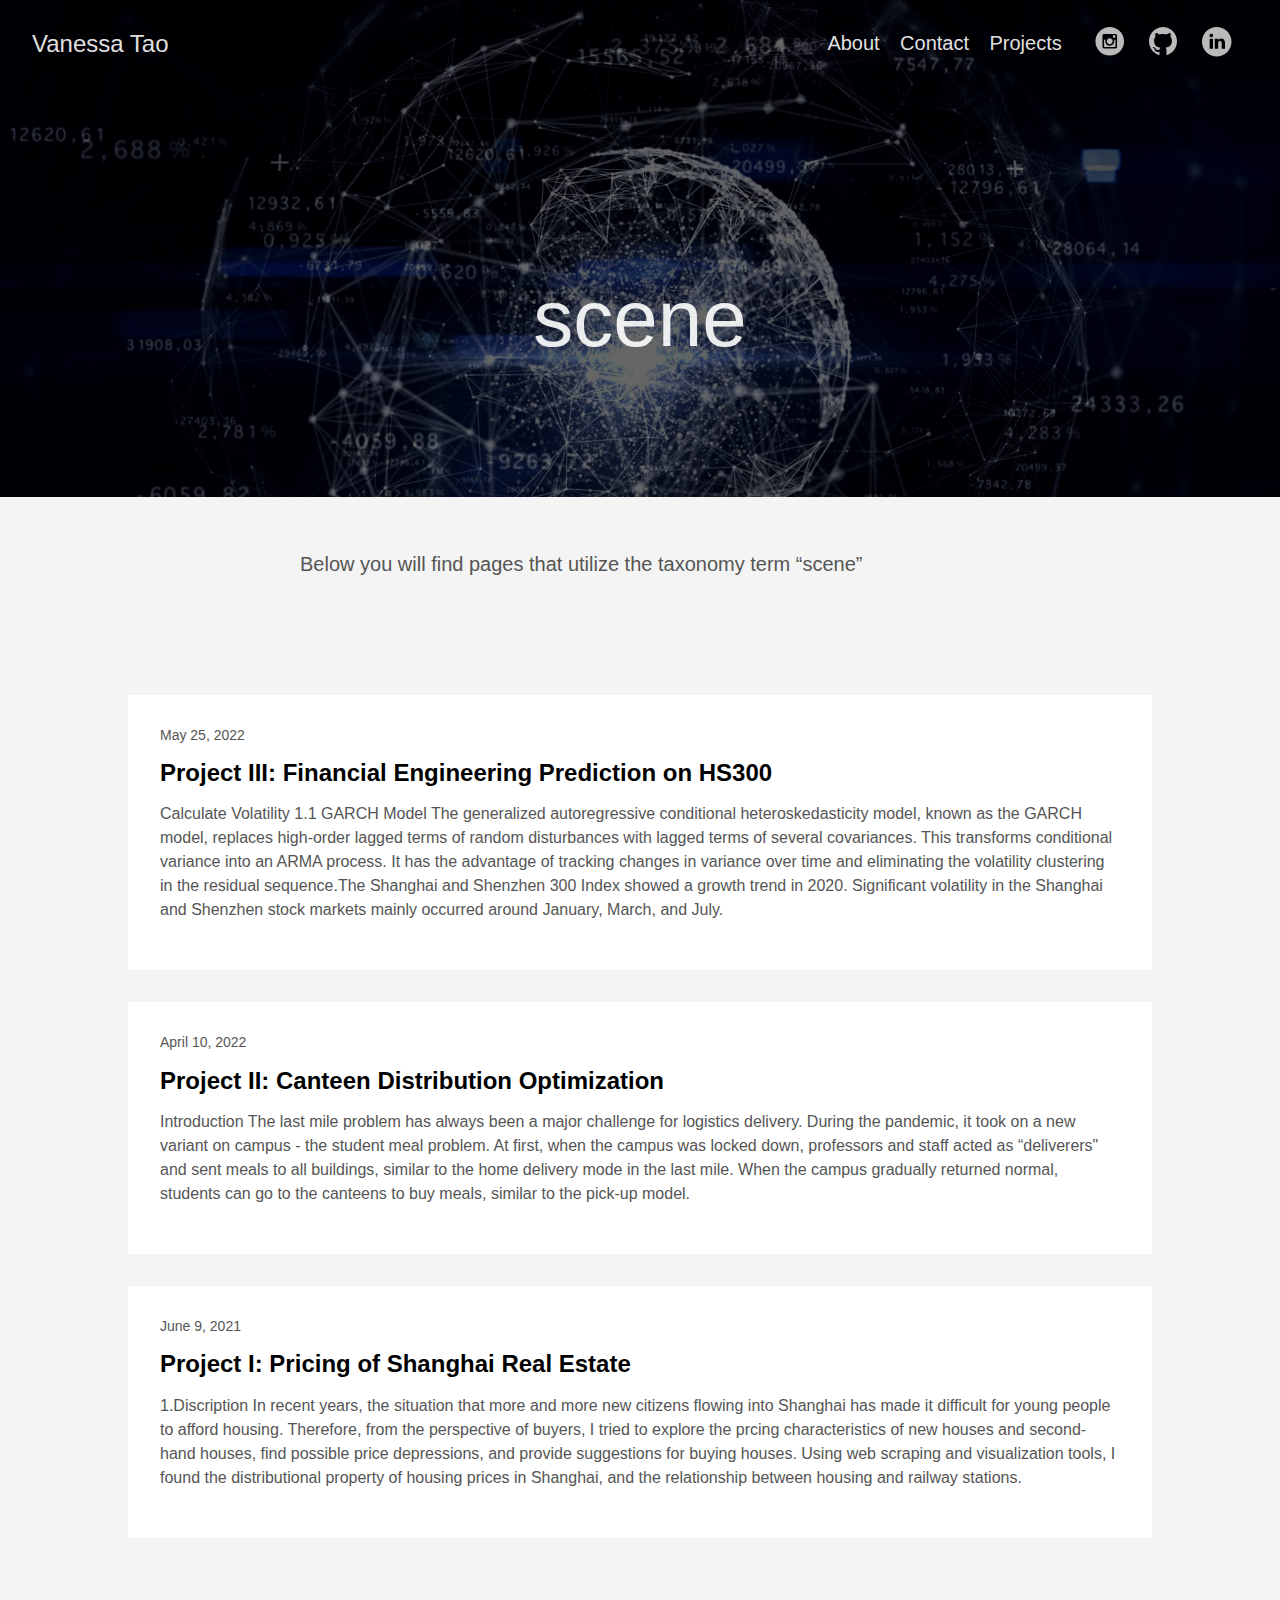
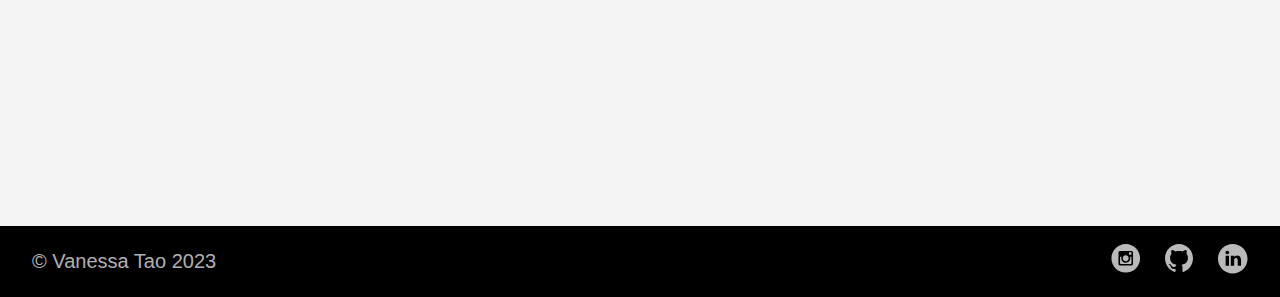
<file: tags/scene/index.html>
<!DOCTYPE html>
<html lang="en-us">
  <head>
    <meta charset="utf-8">
    <meta http-equiv="X-UA-Compatible" content="IE=edge,chrome=1">
    
    <title>scene | Vanessa Tao</title>
    <meta name="viewport" content="width=device-width,minimum-scale=1">
    <meta name="description" content="The last theme you&#39;ll ever need. Maybe.">
    <meta name="generator" content="Hugo 0.102.2" />
    
    
    
    
      <meta name="robots" content="noindex, nofollow">
    

    
<link rel="stylesheet" href="https://vanessatao08.github.io/portfolios/ananke/css/main.min.css" >



    
    
    
      

    

    
    
      <link href="https://vanessatao08.github.io/portfolios/tags/scene/index.xml" rel="alternate" type="application/rss+xml" title="Vanessa Tao" />
      <link href="https://vanessatao08.github.io/portfolios/tags/scene/index.xml" rel="feed" type="application/rss+xml" title="Vanessa Tao" />
      
    
    
    <meta property="og:title" content="scene" />
<meta property="og:description" content="The last theme you&#39;ll ever need. Maybe." />
<meta property="og:type" content="website" />
<meta property="og:url" content="https://vanessatao08.github.io/portfolios/tags/scene/" /><meta property="og:site_name" content="Vanessa Tao" />

<meta itemprop="name" content="scene">
<meta itemprop="description" content="The last theme you&#39;ll ever need. Maybe."><meta name="twitter:card" content="summary"/>
<meta name="twitter:title" content="scene"/>
<meta name="twitter:description" content="The last theme you&#39;ll ever need. Maybe."/>

	
  </head>

  <body class="ma0 avenir bg-near-white">

    

  
  <header class="cover bg-top" style="background-image: url('https://vanessatao08.github.io/portfolios/images/post_index.md.jpeg');">
    <div class="bg-black-60">
      <nav class="pv3 ph3 ph4-ns" role="navigation">
  <div class="flex-l justify-between items-center center">
    <a href="https://vanessatao08.github.io/portfolios/" class="f3 fw2 hover-white no-underline white-90 dib">
      
        Vanessa Tao
      
    </a>
    <div class="flex-l items-center">
      

      
        <ul class="pl0 mr3">
          
          <li class="list f5 f4-ns fw4 dib pr3">
            <a class="hover-white no-underline white-90" href="https://vanessatao08.github.io/portfolios/about/" title="About page">
              About
            </a>
          </li>
          
          <li class="list f5 f4-ns fw4 dib pr3">
            <a class="hover-white no-underline white-90" href="https://vanessatao08.github.io/portfolios/contact/" title="Contact page">
              Contact
            </a>
          </li>
          
          <li class="list f5 f4-ns fw4 dib pr3">
            <a class="hover-white no-underline white-90" href="https://vanessatao08.github.io/portfolios/post/" title="Projects page">
              Projects
            </a>
          </li>
          
        </ul>
      
      
<div class="ananke-socials">
  
    
    <a href="https://www.instagram.com/van3ssa.ta08/" target="_blank" rel="noopener" class="instagram ananke-social-link link-transition stackoverflow link dib z-999 pt3 pt0-l mr1" title="Instagram link" aria-label="follow on Instagram——Opens in a new window">
      
        <span class="icon"><svg style="enable-background:new 0 0 67 67;" version="1.1" viewBox="0 0 67 67"  xml:space="preserve" xmlns="http://www.w3.org/2000/svg" xmlns:xlink="http://www.w3.org/1999/xlink"><path d="M42.271,26.578v-0.006c0.502,0,1.005,0.01,1.508-0.002  c0.646-0.017,1.172-0.57,1.172-1.217c0-0.963,0-1.927,0-2.89c0-0.691-0.547-1.24-1.236-1.241c-0.961,0-1.922-0.001-2.883,0  c-0.688,0.001-1.236,0.552-1.236,1.243c-0.001,0.955-0.004,1.91,0.003,2.865c0.001,0.143,0.028,0.291,0.073,0.426  c0.173,0.508,0.639,0.82,1.209,0.823C41.344,26.579,41.808,26.578,42.271,26.578z M33,27.817c-3.384-0.002-6.135,2.721-6.182,6.089  c-0.049,3.46,2.72,6.201,6.04,6.272c3.454,0.074,6.248-2.686,6.321-6.043C39.254,30.675,36.462,27.815,33,27.817z M21.046,31.116  v0.082c0,4.515-0.001,9.03,0,13.545c0,0.649,0.562,1.208,1.212,1.208c7.16,0.001,14.319,0.001,21.479,0  c0.656,0,1.215-0.557,1.215-1.212c0.001-4.509,0-9.02,0-13.528v-0.094h-2.912c0.411,1.313,0.537,2.651,0.376,4.014  c-0.161,1.363-0.601,2.631-1.316,3.803s-1.644,2.145-2.779,2.918c-2.944,2.006-6.821,2.182-9.946,0.428  c-1.579-0.885-2.819-2.12-3.685-3.713c-1.289-2.373-1.495-4.865-0.739-7.451C22.983,31.116,22.021,31.116,21.046,31.116z   M45.205,49.255c0.159-0.026,0.318-0.049,0.475-0.083c1.246-0.265,2.264-1.304,2.508-2.557c0.025-0.137,0.045-0.273,0.067-0.409  V21.794c-0.021-0.133-0.04-0.268-0.065-0.401c-0.268-1.367-1.396-2.428-2.78-2.618c-0.058-0.007-0.113-0.02-0.17-0.03H20.761  c-0.147,0.027-0.296,0.047-0.441,0.08c-1.352,0.308-2.352,1.396-2.545,2.766c-0.008,0.057-0.02,0.114-0.029,0.171V46.24  c0.028,0.154,0.05,0.311,0.085,0.465c0.299,1.322,1.427,2.347,2.77,2.52c0.064,0.008,0.13,0.021,0.195,0.03H45.205z M33,64  C16.432,64,3,50.569,3,34S16.432,4,33,4s30,13.431,30,30S49.568,64,33,64z" style="fill-rule:evenodd;clip-rule:evenodd;"/></svg>
</span>
      
<span class="new-window"><svg  height="8px"  style="enable-background:new 0 0 1000 1000;" version="1.1" viewBox="0 0 1000 1000"  xml:space="preserve" xmlns="http://www.w3.org/2000/svg" xmlns:xlink="http://www.w3.org/1999/xlink" >
<path d="M598 128h298v298h-86v-152l-418 418-60-60 418-418h-152v-86zM810 810v-298h86v298c0 46-40 86-86 86h-596c-48 0-86-40-86-86v-596c0-46 38-86 86-86h298v86h-298v596h596z" style="fill-rule:evenodd;clip-rule:evenodd;"/>
</svg>
</span></a>
  
    
    <a href="https://github.com/VanessaTao8" target="_blank" rel="noopener" class="github ananke-social-link link-transition stackoverflow link dib z-999 pt3 pt0-l mr1" title="GitHub link" aria-label="follow on GitHub——Opens in a new window">
      
        <span class="icon"><svg style="enable-background:new 0 0 512 512;" version="1.1" viewBox="0 0 512 512"  xml:space="preserve" xmlns="http://www.w3.org/2000/svg" xmlns:xlink="http://www.w3.org/1999/xlink" >
  <path d="M256,32C132.3,32,32,134.8,32,261.7c0,101.5,64.2,187.5,153.2,217.9c11.2,2.1,15.3-5,15.3-11.1   c0-5.5-0.2-19.9-0.3-39.1c-62.3,13.9-75.5-30.8-75.5-30.8c-10.2-26.5-24.9-33.6-24.9-33.6c-20.3-14.3,1.5-14,1.5-14   c22.5,1.6,34.3,23.7,34.3,23.7c20,35.1,52.4,25,65.2,19.1c2-14.8,7.8-25,14.2-30.7c-49.7-5.8-102-25.5-102-113.5   c0-25.1,8.7-45.6,23-61.6c-2.3-5.8-10-29.2,2.2-60.8c0,0,18.8-6.2,61.6,23.5c17.9-5.1,37-7.6,56.1-7.7c19,0.1,38.2,2.6,56.1,7.7   c42.8-29.7,61.5-23.5,61.5-23.5c12.2,31.6,4.5,55,2.2,60.8c14.3,16.1,23,36.6,23,61.6c0,88.2-52.4,107.6-102.3,113.3   c8,7.1,15.2,21.1,15.2,42.5c0,30.7-0.3,55.5-0.3,63c0,6.1,4,13.3,15.4,11C415.9,449.1,480,363.1,480,261.7   C480,134.8,379.7,32,256,32z"/>
</svg>
</span>
      
<span class="new-window"><svg  height="8px"  style="enable-background:new 0 0 1000 1000;" version="1.1" viewBox="0 0 1000 1000"  xml:space="preserve" xmlns="http://www.w3.org/2000/svg" xmlns:xlink="http://www.w3.org/1999/xlink" >
<path d="M598 128h298v298h-86v-152l-418 418-60-60 418-418h-152v-86zM810 810v-298h86v298c0 46-40 86-86 86h-596c-48 0-86-40-86-86v-596c0-46 38-86 86-86h298v86h-298v596h596z" style="fill-rule:evenodd;clip-rule:evenodd;"/>
</svg>
</span></a>
  
    
    <a href="https://www.linkedin.com/in/vanessa-t-9867391a1/" target="_blank" rel="noopener" class="linkedin ananke-social-link link-transition stackoverflow link dib z-999 pt3 pt0-l mr1" title="LinkedIn link" aria-label="follow on LinkedIn——Opens in a new window">
      
        <span class="icon"><svg style="enable-background:new 0 0 65 65;" version="1.1" viewBox="0 0 65 65"  xml:space="preserve" xmlns="http://www.w3.org/2000/svg" xmlns:xlink="http://www.w3.org/1999/xlink">
  <path d="M50.837,48.137V36.425c0-6.275-3.35-9.195-7.816-9.195  c-3.604,0-5.219,1.983-6.119,3.374V27.71h-6.79c0.09,1.917,0,20.427,0,20.427h6.79V36.729c0-0.609,0.044-1.219,0.224-1.655  c0.49-1.22,1.607-2.483,3.482-2.483c2.458,0,3.44,1.873,3.44,4.618v10.929H50.837z M22.959,24.922c2.367,0,3.842-1.57,3.842-3.531  c-0.044-2.003-1.475-3.528-3.797-3.528s-3.841,1.524-3.841,3.528c0,1.961,1.474,3.531,3.753,3.531H22.959z M34,64  C17.432,64,4,50.568,4,34C4,17.431,17.432,4,34,4s30,13.431,30,30C64,50.568,50.568,64,34,64z M26.354,48.137V27.71h-6.789v20.427  H26.354z" style="fill-rule:evenodd;clip-rule:evenodd;"/>
</svg>
</span>
      
<span class="new-window"><svg  height="8px"  style="enable-background:new 0 0 1000 1000;" version="1.1" viewBox="0 0 1000 1000"  xml:space="preserve" xmlns="http://www.w3.org/2000/svg" xmlns:xlink="http://www.w3.org/1999/xlink" >
<path d="M598 128h298v298h-86v-152l-418 418-60-60 418-418h-152v-86zM810 810v-298h86v298c0 46-40 86-86 86h-596c-48 0-86-40-86-86v-596c0-46 38-86 86-86h298v86h-298v596h596z" style="fill-rule:evenodd;clip-rule:evenodd;"/>
</svg>
</span></a>
  
</div>

    </div>
  </div>
</nav>

      <div class="tc-l pv4 pv6-l ph3 ph4-ns">
        <h1 class="f2 f-subheadline-l fw2 white-90 mb0 lh-title">
          scene
        </h1>
        
      </div>
    </div>
  </header>


    <main class="pb7" role="main">
      
  <article class="cf pa3 pa4-m pa4-l">
    <div class="measure-wide-l center f4 lh-copy nested-copy-line-height nested-links mid-gray">
      <p>Below you will find pages that utilize the taxonomy term “scene”</p>
    </div>
  </article>
  <div class="mw8 center">
    <section class="flex-ns flex-wrap justify-around mt5">
      
        <div class="relative w-100  mb4 bg-white">
            <div class="mb3 pa4 mid-gray overflow-hidden">
    
      <div class="f6">
        May 25, 2022
      </div>
    
    <h1 class="f3 near-black">
      <a href="https://vanessatao08.github.io/portfolios/post/project-3/" class="link black dim">
        Project III: Financial Engineering Prediction on HS300
      </a>
    </h1>
    <div class="nested-links f5 lh-copy nested-copy-line-height">
      Calculate Volatility 1.1 GARCH Model The generalized autoregressive conditional heteroskedasticity model, known as the GARCH model, replaces high-order lagged terms of random disturbances with lagged terms of several covariances. This transforms conditional variance into an ARMA process. It has the advantage of tracking changes in variance over time and eliminating the volatility clustering in the residual sequence.The Shanghai and Shenzhen 300 Index showed a growth trend in 2020. Significant volatility in the Shanghai and Shenzhen stock markets mainly occurred around January, March, and July.
    </div>
  </div>

        </div>
      
        <div class="relative w-100  mb4 bg-white">
            <div class="mb3 pa4 mid-gray overflow-hidden">
    
      <div class="f6">
        April 10, 2022
      </div>
    
    <h1 class="f3 near-black">
      <a href="https://vanessatao08.github.io/portfolios/post/project-2/" class="link black dim">
        Project II: Canteen Distribution Optimization
      </a>
    </h1>
    <div class="nested-links f5 lh-copy nested-copy-line-height">
      Introduction The last mile problem has always been a major challenge for logistics delivery. During the pandemic, it took on a new variant on campus - the student meal problem. At first, when the campus was locked down, professors and staff acted as “deliverers&quot; and sent meals to all buildings, similar to the home delivery mode in the last mile. When the campus gradually returned normal, students can go to the canteens to buy meals, similar to the pick-up model.
    </div>
  </div>

        </div>
      
        <div class="relative w-100  mb4 bg-white">
            <div class="mb3 pa4 mid-gray overflow-hidden">
    
      <div class="f6">
        June 9, 2021
      </div>
    
    <h1 class="f3 near-black">
      <a href="https://vanessatao08.github.io/portfolios/post/project-1/" class="link black dim">
        Project I: Pricing of Shanghai Real Estate
      </a>
    </h1>
    <div class="nested-links f5 lh-copy nested-copy-line-height">
      1.Discription
In recent years, the situation that more and more new citizens flowing into Shanghai has made it difficult for young people to afford housing. Therefore, from the perspective of buyers, I tried to explore the prcing characteristics of new houses and second-hand houses, find possible price depressions, and provide suggestions for buying houses.
Using web scraping and visualization tools, I found the distributional property of housing prices in Shanghai, and the relationship between housing and railway stations.
    </div>
  </div>

        </div>
      
    </section>
  </div>

    </main>
    <footer class="bg-black bottom-0 w-100 pa3" role="contentinfo">
  <div class="flex justify-between">
  <a class="f4 fw4 hover-white no-underline white-70 dn dib-ns pv2 ph3" href="https://vanessatao08.github.io/portfolios/" >
    &copy;  Vanessa Tao 2023 
  </a>
    <div>
<div class="ananke-socials">
  
    
    <a href="https://www.instagram.com/van3ssa.ta08/" target="_blank" rel="noopener" class="instagram ananke-social-link link-transition stackoverflow link dib z-999 pt3 pt0-l mr1" title="Instagram link" aria-label="follow on Instagram——Opens in a new window">
      
        <span class="icon"><svg style="enable-background:new 0 0 67 67;" version="1.1" viewBox="0 0 67 67"  xml:space="preserve" xmlns="http://www.w3.org/2000/svg" xmlns:xlink="http://www.w3.org/1999/xlink"><path d="M42.271,26.578v-0.006c0.502,0,1.005,0.01,1.508-0.002  c0.646-0.017,1.172-0.57,1.172-1.217c0-0.963,0-1.927,0-2.89c0-0.691-0.547-1.24-1.236-1.241c-0.961,0-1.922-0.001-2.883,0  c-0.688,0.001-1.236,0.552-1.236,1.243c-0.001,0.955-0.004,1.91,0.003,2.865c0.001,0.143,0.028,0.291,0.073,0.426  c0.173,0.508,0.639,0.82,1.209,0.823C41.344,26.579,41.808,26.578,42.271,26.578z M33,27.817c-3.384-0.002-6.135,2.721-6.182,6.089  c-0.049,3.46,2.72,6.201,6.04,6.272c3.454,0.074,6.248-2.686,6.321-6.043C39.254,30.675,36.462,27.815,33,27.817z M21.046,31.116  v0.082c0,4.515-0.001,9.03,0,13.545c0,0.649,0.562,1.208,1.212,1.208c7.16,0.001,14.319,0.001,21.479,0  c0.656,0,1.215-0.557,1.215-1.212c0.001-4.509,0-9.02,0-13.528v-0.094h-2.912c0.411,1.313,0.537,2.651,0.376,4.014  c-0.161,1.363-0.601,2.631-1.316,3.803s-1.644,2.145-2.779,2.918c-2.944,2.006-6.821,2.182-9.946,0.428  c-1.579-0.885-2.819-2.12-3.685-3.713c-1.289-2.373-1.495-4.865-0.739-7.451C22.983,31.116,22.021,31.116,21.046,31.116z   M45.205,49.255c0.159-0.026,0.318-0.049,0.475-0.083c1.246-0.265,2.264-1.304,2.508-2.557c0.025-0.137,0.045-0.273,0.067-0.409  V21.794c-0.021-0.133-0.04-0.268-0.065-0.401c-0.268-1.367-1.396-2.428-2.78-2.618c-0.058-0.007-0.113-0.02-0.17-0.03H20.761  c-0.147,0.027-0.296,0.047-0.441,0.08c-1.352,0.308-2.352,1.396-2.545,2.766c-0.008,0.057-0.02,0.114-0.029,0.171V46.24  c0.028,0.154,0.05,0.311,0.085,0.465c0.299,1.322,1.427,2.347,2.77,2.52c0.064,0.008,0.13,0.021,0.195,0.03H45.205z M33,64  C16.432,64,3,50.569,3,34S16.432,4,33,4s30,13.431,30,30S49.568,64,33,64z" style="fill-rule:evenodd;clip-rule:evenodd;"/></svg>
</span>
      
<span class="new-window"><svg  height="8px"  style="enable-background:new 0 0 1000 1000;" version="1.1" viewBox="0 0 1000 1000"  xml:space="preserve" xmlns="http://www.w3.org/2000/svg" xmlns:xlink="http://www.w3.org/1999/xlink" >
<path d="M598 128h298v298h-86v-152l-418 418-60-60 418-418h-152v-86zM810 810v-298h86v298c0 46-40 86-86 86h-596c-48 0-86-40-86-86v-596c0-46 38-86 86-86h298v86h-298v596h596z" style="fill-rule:evenodd;clip-rule:evenodd;"/>
</svg>
</span></a>
  
    
    <a href="https://github.com/VanessaTao8" target="_blank" rel="noopener" class="github ananke-social-link link-transition stackoverflow link dib z-999 pt3 pt0-l mr1" title="GitHub link" aria-label="follow on GitHub——Opens in a new window">
      
        <span class="icon"><svg style="enable-background:new 0 0 512 512;" version="1.1" viewBox="0 0 512 512"  xml:space="preserve" xmlns="http://www.w3.org/2000/svg" xmlns:xlink="http://www.w3.org/1999/xlink" >
  <path d="M256,32C132.3,32,32,134.8,32,261.7c0,101.5,64.2,187.5,153.2,217.9c11.2,2.1,15.3-5,15.3-11.1   c0-5.5-0.2-19.9-0.3-39.1c-62.3,13.9-75.5-30.8-75.5-30.8c-10.2-26.5-24.9-33.6-24.9-33.6c-20.3-14.3,1.5-14,1.5-14   c22.5,1.6,34.3,23.7,34.3,23.7c20,35.1,52.4,25,65.2,19.1c2-14.8,7.8-25,14.2-30.7c-49.7-5.8-102-25.5-102-113.5   c0-25.1,8.7-45.6,23-61.6c-2.3-5.8-10-29.2,2.2-60.8c0,0,18.8-6.2,61.6,23.5c17.9-5.1,37-7.6,56.1-7.7c19,0.1,38.2,2.6,56.1,7.7   c42.8-29.7,61.5-23.5,61.5-23.5c12.2,31.6,4.5,55,2.2,60.8c14.3,16.1,23,36.6,23,61.6c0,88.2-52.4,107.6-102.3,113.3   c8,7.1,15.2,21.1,15.2,42.5c0,30.7-0.3,55.5-0.3,63c0,6.1,4,13.3,15.4,11C415.9,449.1,480,363.1,480,261.7   C480,134.8,379.7,32,256,32z"/>
</svg>
</span>
      
<span class="new-window"><svg  height="8px"  style="enable-background:new 0 0 1000 1000;" version="1.1" viewBox="0 0 1000 1000"  xml:space="preserve" xmlns="http://www.w3.org/2000/svg" xmlns:xlink="http://www.w3.org/1999/xlink" >
<path d="M598 128h298v298h-86v-152l-418 418-60-60 418-418h-152v-86zM810 810v-298h86v298c0 46-40 86-86 86h-596c-48 0-86-40-86-86v-596c0-46 38-86 86-86h298v86h-298v596h596z" style="fill-rule:evenodd;clip-rule:evenodd;"/>
</svg>
</span></a>
  
    
    <a href="https://www.linkedin.com/in/vanessa-t-9867391a1/" target="_blank" rel="noopener" class="linkedin ananke-social-link link-transition stackoverflow link dib z-999 pt3 pt0-l mr1" title="LinkedIn link" aria-label="follow on LinkedIn——Opens in a new window">
      
        <span class="icon"><svg style="enable-background:new 0 0 65 65;" version="1.1" viewBox="0 0 65 65"  xml:space="preserve" xmlns="http://www.w3.org/2000/svg" xmlns:xlink="http://www.w3.org/1999/xlink">
  <path d="M50.837,48.137V36.425c0-6.275-3.35-9.195-7.816-9.195  c-3.604,0-5.219,1.983-6.119,3.374V27.71h-6.79c0.09,1.917,0,20.427,0,20.427h6.79V36.729c0-0.609,0.044-1.219,0.224-1.655  c0.49-1.22,1.607-2.483,3.482-2.483c2.458,0,3.44,1.873,3.44,4.618v10.929H50.837z M22.959,24.922c2.367,0,3.842-1.57,3.842-3.531  c-0.044-2.003-1.475-3.528-3.797-3.528s-3.841,1.524-3.841,3.528c0,1.961,1.474,3.531,3.753,3.531H22.959z M34,64  C17.432,64,4,50.568,4,34C4,17.431,17.432,4,34,4s30,13.431,30,30C64,50.568,50.568,64,34,64z M26.354,48.137V27.71h-6.789v20.427  H26.354z" style="fill-rule:evenodd;clip-rule:evenodd;"/>
</svg>
</span>
      
<span class="new-window"><svg  height="8px"  style="enable-background:new 0 0 1000 1000;" version="1.1" viewBox="0 0 1000 1000"  xml:space="preserve" xmlns="http://www.w3.org/2000/svg" xmlns:xlink="http://www.w3.org/1999/xlink" >
<path d="M598 128h298v298h-86v-152l-418 418-60-60 418-418h-152v-86zM810 810v-298h86v298c0 46-40 86-86 86h-596c-48 0-86-40-86-86v-596c0-46 38-86 86-86h298v86h-298v596h596z" style="fill-rule:evenodd;clip-rule:evenodd;"/>
</svg>
</span></a>
  
</div>
</div>
  </div>
</footer>

  </body>
</html>
</file>
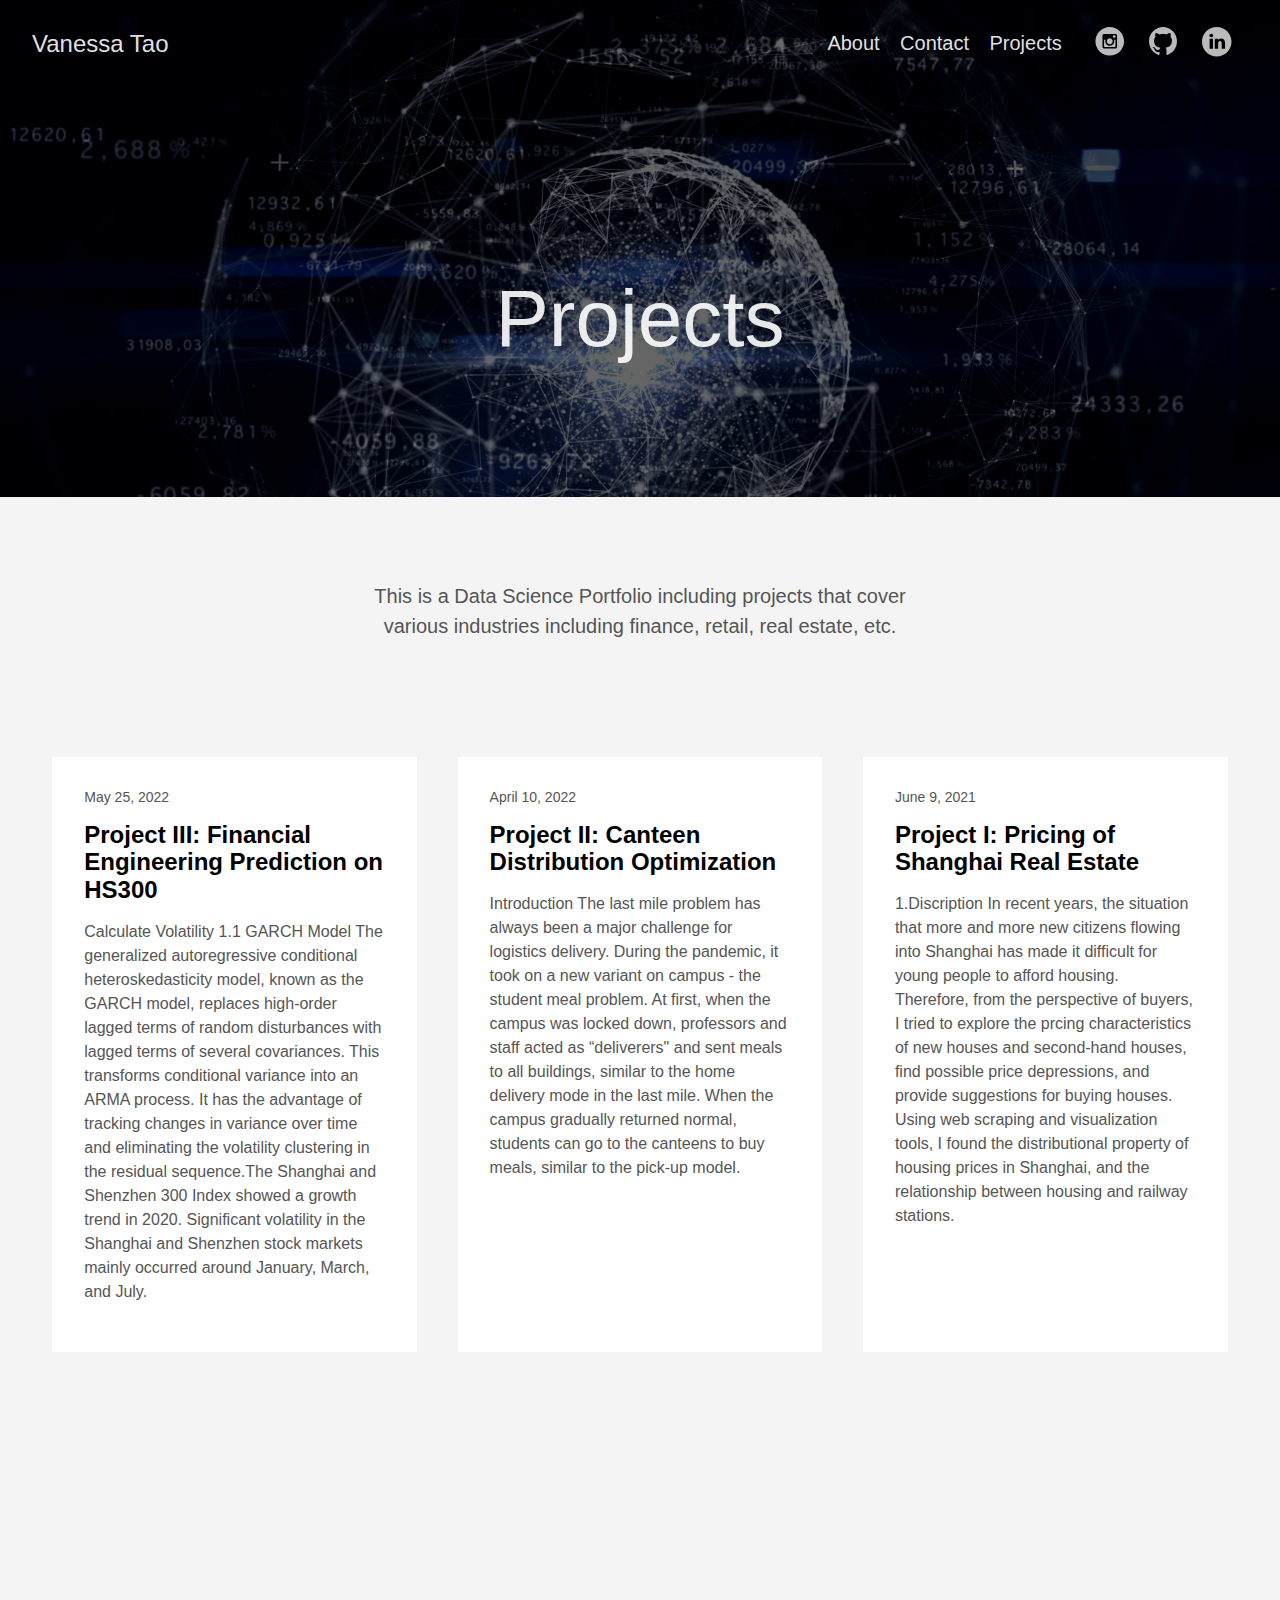
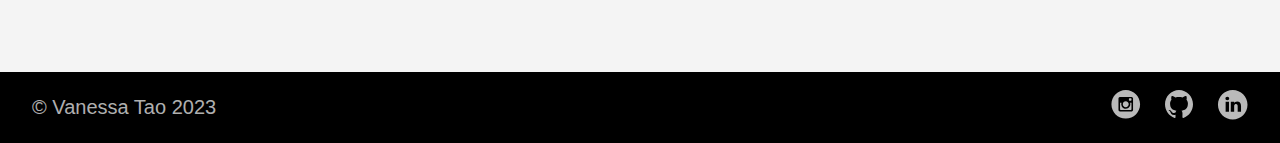
<file: post/page/1/index.html>
<!DOCTYPE html>
<html lang="en-us">
  <head>
    <title>https://vanessatao08.github.io/portfolios/post/</title>
    <link rel="canonical" href="https://vanessatao08.github.io/portfolios/post/">
    <meta name="robots" content="noindex">
    <meta charset="utf-8">
    <meta http-equiv="refresh" content="0; url=https://vanessatao08.github.io/portfolios/post/">
  </head>
</html>
</file>
